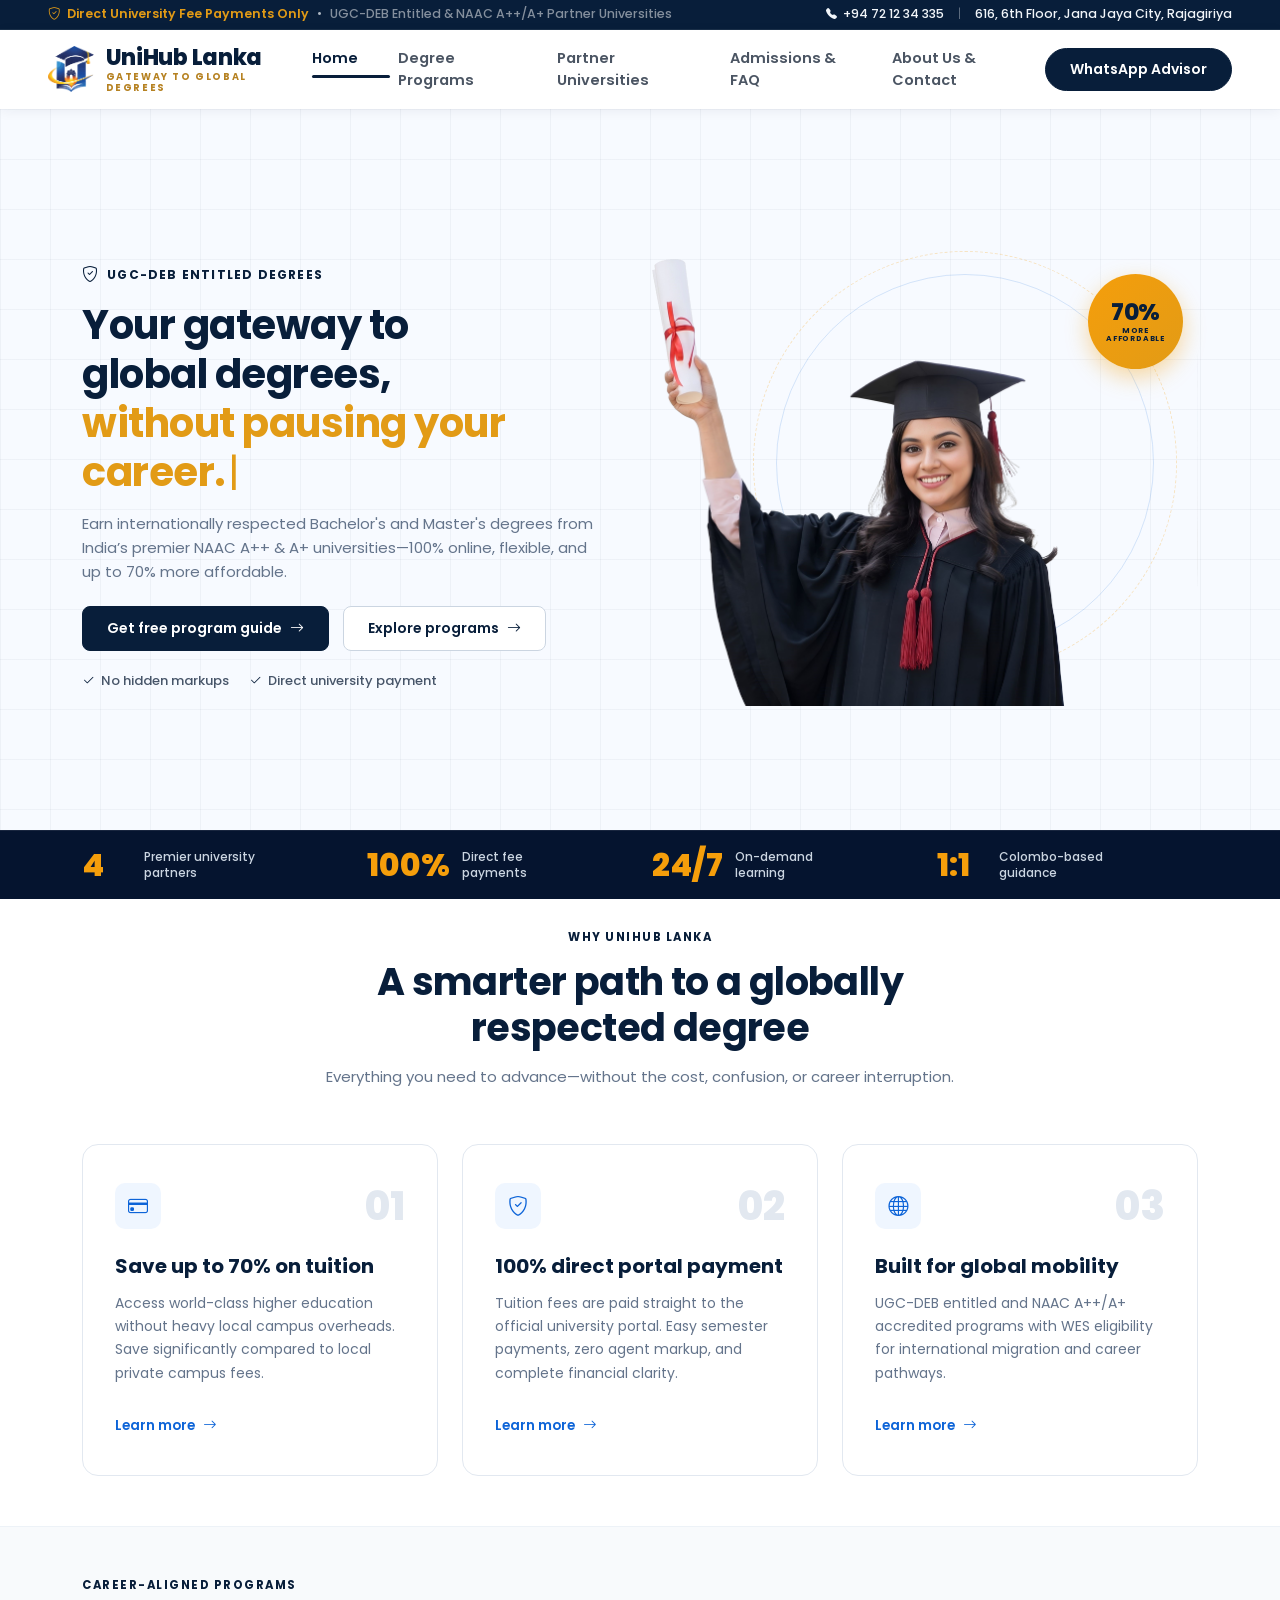
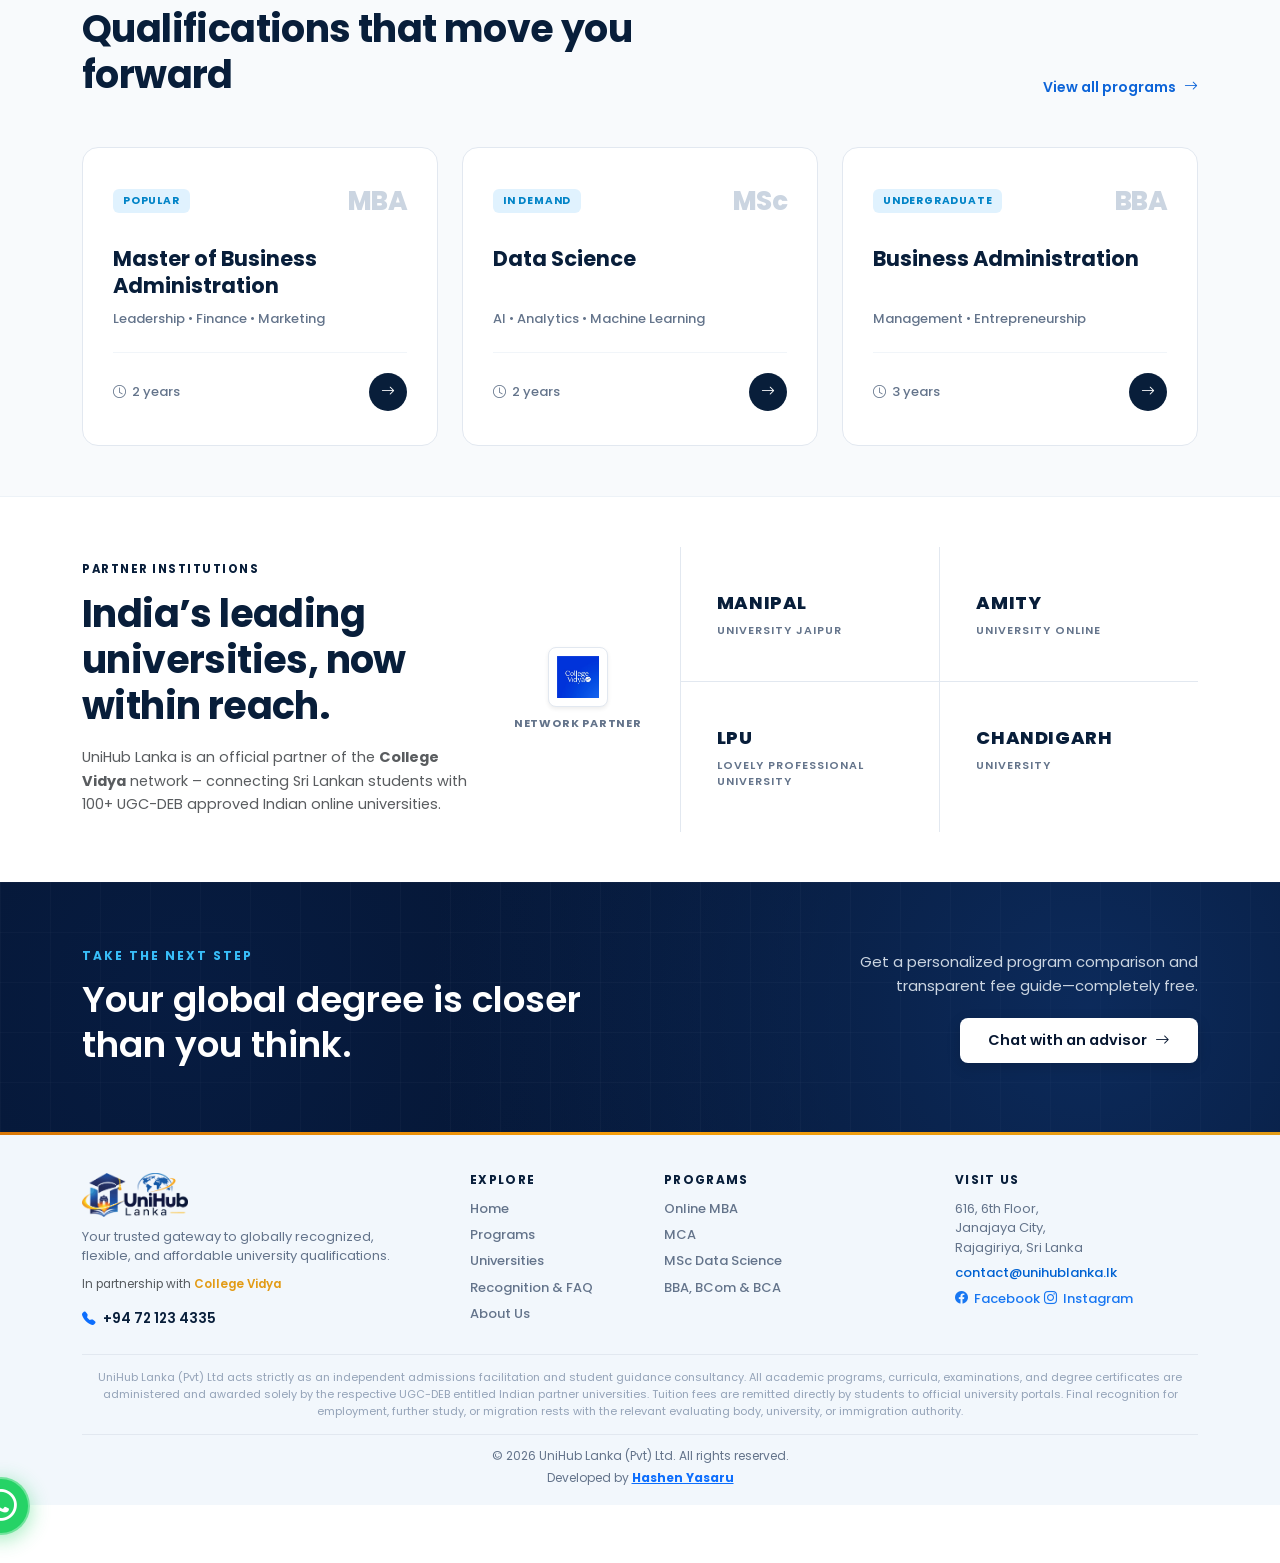
<file: index.html>
<!DOCTYPE html>
<html lang="en">

<head>
  <meta charset="UTF-8">
  <meta name="viewport" content="width=device-width, initial-scale=1.0">
  <title>UniHub Lanka - Gateway to Global Degrees</title>

  <!-- Google Fonts: Poppins -->
  <link rel="preconnect" href="https://fonts.googleapis.com">
  <link rel="preconnect" href="https://fonts.gstatic.com" crossorigin>
  <link href="https://fonts.googleapis.com/css2?family=Poppins:wght@400;500;600;700;800&display=swap" rel="stylesheet">

  <!-- Bootstrap 5 CSS -->
  <link href="https://cdn.jsdelivr.net/npm/bootstrap@5.3.3/dist/css/bootstrap.min.css" rel="stylesheet">

  <!-- Bootstrap Icons -->
  <link rel="stylesheet" href="https://cdn.jsdelivr.net/npm/bootstrap-icons@1.11.3/font/bootstrap-icons.min.css">

  <!-- Custom CSS -->
  <link rel="stylesheet" href="css/style.css">
  <!-- Animation System CSS -->
  <link rel="stylesheet" href="css/animations.css">
  <!-- JS-detection guard: runs before defer scripts so .js class is set instantly -->
  <script>document.documentElement.classList.add('js');</script>
</head>

<body>

  <!-- ===================================================
       TOP ANNOUNCEMENT BAR (Top Strip)
       =================================================== -->
  <header class="top-bar">
    <div class="container-fluid px-lg-5 px-3">
      <div class="d-flex flex-wrap justify-content-between align-items-center gap-2">

        <!-- Left: Trust Badges -->
        <div class="d-flex align-items-center flex-wrap">
          <span class="top-bar-badge">
            <i class="bi bi-shield-check"></i> Direct University Fee Payments Only
          </span>
          <span class="top-bar-divider-dot">•</span>
          <span class="text-white-50">UGC-DEB Entitled & NAAC A++/A+ Partner Universities</span>
        </div>

        <!-- Right: Contact & Location Info -->
        <div class="d-none d-md-flex align-items-center">
          <a href="tel:+94721234335" class="top-bar-info">
            <i class="bi bi-telephone-fill small"></i> +94 72 12 34 335
          </a>
          <span class="top-bar-sep">|</span>
          <span class="top-bar-info">
            616, 6th Floor, Jana Jaya City, Rajagiriya
          </span>
        </div>

      </div>
    </div>
  </header>

  <!-- ===================================================
       MAIN NAVIGATION BAR
       =================================================== -->
  <nav class="navbar navbar-expand-lg main-navbar">
    <div class="container-fluid px-lg-5 px-3">

      <!-- Logo & Brand Name -->
      <a class="brand-wrapper" href="index.html">
        <img src="assest/1.png" alt="UniHub Lanka Logo" class="brand-emblem">
        <div class="brand-text-group">
          <span class="brand-title">UniHub Lanka</span>
          <span class="brand-subtitle">GATEWAY TO GLOBAL DEGREES</span>
        </div>
      </a>

      <!-- Mobile Hamburger Toggler Button -->
      <button class="navbar-toggler border-0 shadow-none" type="button" data-bs-toggle="collapse"
        data-bs-target="#unihubNavbar" aria-controls="unihubNavbar" aria-expanded="false"
        aria-label="Toggle navigation">
        <i class="bi bi-list fs-1 text-dark"></i>
      </button>

      <!-- Nav Links & CTA -->
      <div class="collapse navbar-collapse" id="unihubNavbar">

        <!-- Navigation Links -->
        <ul class="navbar-nav mx-auto mb-2 mb-lg-0">
          <li class="nav-item">
            <a class="nav-link active" aria-current="page" href="index.html">Home</a>
          </li>
          <li class="nav-item">
            <a class="nav-link" href="programs.html">Degree Programs</a>
          </li>
          <li class="nav-item">
            <a class="nav-link" href="universities.html">Partner Universities</a>
          </li>
          <li class="nav-item">
            <a class="nav-link" href="admissions-faq.html">Admissions & FAQ</a>
          </li>
          <li class="nav-item">
            <a class="nav-link" href="about.html">About Us & Contact</a>
          </li>
        </ul>

        <!-- Right CTA Button -->
        <div class="nav-cta-wrapper d-flex align-items-center">
          <a href="https://wa.me/94721234335" target="_blank" rel="noopener noreferrer" class="btn-whatsapp-advisor">
            WhatsApp Advisor
          </a>
        </div>

      </div>

    </div>
  </nav>

  <!-- ===================================================
       HOMEPAGE HERO SECTION
       =================================================== -->
  <section class="home-hero-section">
    <div class="container hero-main-container">
      <div class="row align-items-center hero-row">

        <!-- Left Content Column -->
        <div class="col-lg-6 col-12 hero-content-col">
          <div class="hero-entitled-badge">
            <i class="bi bi-shield-check"></i> UGC-DEB ENTITLED DEGREES
          </div>
          <h1 class="home-hero-title">
            Your gateway to<br>
            global degrees,<br>
            <span class="typewriter-line"><span id="typewriterText" class="typewriter-dynamic">without pausing your
                career.</span><span class="typewriter-cursor">|</span></span>
          </h1>
          <p class="home-hero-subtext">
            Earn internationally respected Bachelor's and Master's degrees from India’s premier NAAC A++ & A+
            universities—100% online, flexible, and up to 70% more affordable.
          </p>
          <div class="home-hero-btns">
            <a href="https://wa.me/94721234335?text=Hello%20UniHub%20Lanka,%20I%20would%20like%20to%20get%20a%20free%20program%20guide."
              target="_blank" rel="noopener noreferrer" class="btn-hero-primary">
              Get free program guide <i class="bi bi-arrow-right"></i>
            </a>
            <a href="programs.html" class="btn-hero-secondary">
              Explore programs <i class="bi bi-arrow-right"></i>
            </a>
          </div>
          <div class="hero-trust-checks">
            <span><i class="bi bi-check2"></i> No hidden markups</span>
            <span><i class="bi bi-check2"></i> Direct university payment</span>
          </div>
        </div>

        <!-- Right Visual Column -->
        <div class="col-lg-6 col-12 hero-visual-col">
          <div class="home-hero-visual">
            <div class="hero-ring-back"></div>
            <div class="hero-floating-badge">
              <span class="floating-badge-percent">70%</span>
              <span class="floating-badge-label">MORE<br>AFFORDABLE</span>
            </div>
            <img src="assest/hero-graduate.png" alt="UniHub Lanka Graduate Student" class="hero-student-img">
          </div>
        </div>

      </div>
    </div>

    <!-- Bottom Dark Stats Strip -->
    <div class="hero-stats-strip">
      <div class="container">
        <div class="row g-4 align-items-center justify-content-between">
          <div class="col-6 col-lg-3 hero-stat-item">
            <div class="stat-number">4</div>
            <div class="stat-label">Premier university<br>partners</div>
          </div>
          <div class="col-6 col-lg-3 hero-stat-item">
            <div class="stat-number">100%</div>
            <div class="stat-label">Direct fee<br>payments</div>
          </div>
          <div class="col-6 col-lg-3 hero-stat-item">
            <div class="stat-number">24/7</div>
            <div class="stat-label">On-demand<br>learning</div>
          </div>
          <div class="col-6 col-lg-3 hero-stat-item">
            <div class="stat-number">1:1</div>
            <div class="stat-label">Colombo-based<br>guidance</div>
          </div>
        </div>
      </div>
    </div>
  </section>

  <!-- Section 2: Why UniHub Lanka -->
  <section class="home-why-section">
    <div class="container">
      <!-- Section Header -->
      <div class="text-center">
        <span class="home-section-tag" data-animate="fade-up">WHY UNIHUB LANKA</span>
        <h2 class="home-section-title" data-animate="fade-up">A smarter path to a globally<br class="d-none d-md-block"> respected degree</h2>
        <p class="home-section-subtitle" data-animate="fade-up">
          Everything you need to advance—without the cost, confusion, or career interruption.
        </p>
      </div>

      <!-- 3 Feature Cards -->
      <div class="row g-4" data-stagger>

        <!-- Card 01 -->
        <div class="col-lg-4 col-md-6" data-animate="fade-up">
          <div class="why-card">
            <div>
              <div class="why-card-top">
                <div class="why-icon-box">
                  <i class="bi bi-credit-card"></i>
                </div>
                <div class="why-watermark">01</div>
              </div>
              <h3 class="why-card-title">Save up to 70% on tuition</h3>
              <p class="why-card-text">
                Access world-class higher education without heavy local campus overheads. Save significantly compared to
                local private campus fees.
              </p>
            </div>
            <div>
              <a href="programs.html" class="why-card-link">
                Learn more <i class="bi bi-arrow-right"></i>
              </a>
            </div>
          </div>
        </div>

        <!-- Card 02 -->
        <div class="col-lg-4 col-md-6" data-animate="fade-up">
          <div class="why-card">
            <div>
              <div class="why-card-top">
                <div class="why-icon-box">
                  <i class="bi bi-shield-check"></i>
                </div>
                <div class="why-watermark">02</div>
              </div>
              <h3 class="why-card-title">100% direct portal payment</h3>
              <p class="why-card-text">
                Tuition fees are paid straight to the official university portal. Easy semester payments, zero agent
                markup, and complete financial clarity.
              </p>
            </div>
            <div>
              <a href="admissions-faq.html" class="why-card-link">
                Learn more <i class="bi bi-arrow-right"></i>
              </a>
            </div>
          </div>
        </div>

        <!-- Card 03 -->
        <div class="col-lg-4 col-md-6" data-animate="fade-up">
          <div class="why-card">
            <div>
              <div class="why-card-top">
                <div class="why-icon-box">
                  <i class="bi bi-globe"></i>
                </div>
                <div class="why-watermark">03</div>
              </div>
              <h3 class="why-card-title">Built for global mobility</h3>
              <p class="why-card-text">
                UGC-DEB entitled and NAAC A++/A+ accredited programs with WES eligibility for international migration
                and career pathways.
              </p>
            </div>
            <div>
              <a href="universities.html" class="why-card-link">
                Learn more <i class="bi bi-arrow-right"></i>
              </a>
            </div>
          </div>
        </div>

      </div>
    </div>
  </section>

  <!-- ===================================================
       SECTION 3: CAREER-ALIGNED PROGRAMS
       =================================================== -->
  <section class="home-programs-section">
    <div class="container">

      <!-- Section Header -->
      <div class="d-flex flex-column flex-md-row justify-content-between align-items-md-end gap-3 mb-5" data-animate="fade-up">
        <div>
          <span class="home-section-tag">CAREER-ALIGNED PROGRAMS</span>
          <h2 class="home-section-title mb-0">Qualifications that move you<br class="d-none d-md-block"> forward</h2>
        </div>
        <div>
          <a href="programs.html" class="home-programs-header-link">
            View all programs <i class="bi bi-arrow-right"></i>
          </a>
        </div>
      </div>

      <!-- 3 Program Cards -->
      <div class="row g-4" data-stagger>

        <!-- Program 1: MBA -->
        <div class="col-lg-4 col-md-6" data-animate="fade-up">
          <div class="home-program-card">
            <div>
              <div class="home-prog-top">
                <span class="home-prog-badge">POPULAR</span>
                <span class="home-prog-watermark">MBA</span>
              </div>
              <h3 class="home-prog-title">Master of Business Administration</h3>
              <p class="home-prog-subtitle">Leadership • Finance • Marketing</p>
            </div>
            <div class="home-prog-divider">
              <span class="home-prog-duration">
                <i class="bi bi-clock"></i> 2 years
              </span>
              <a href="programs.html" class="home-prog-arrow-btn" aria-label="Explore MBA">
                <i class="bi bi-arrow-right"></i>
              </a>
            </div>
          </div>
        </div>

        <!-- Program 2: MSc Data Science -->
        <div class="col-lg-4 col-md-6" data-animate="fade-up">
          <div class="home-program-card">
            <div>
              <div class="home-prog-top">
                <span class="home-prog-badge">IN DEMAND</span>
                <span class="home-prog-watermark">MSc</span>
              </div>
              <h3 class="home-prog-title">Data Science</h3>
              <p class="home-prog-subtitle">AI • Analytics • Machine Learning</p>
            </div>
            <div class="home-prog-divider">
              <span class="home-prog-duration">
                <i class="bi bi-clock"></i> 2 years
              </span>
              <a href="programs.html" class="home-prog-arrow-btn" aria-label="Explore Data Science">
                <i class="bi bi-arrow-right"></i>
              </a>
            </div>
          </div>
        </div>

        <!-- Program 3: BBA -->
        <div class="col-lg-4 col-md-6" data-animate="fade-up">
          <div class="home-program-card">
            <div>
              <div class="home-prog-top">
                <span class="home-prog-badge">UNDERGRADUATE</span>
                <span class="home-prog-watermark">BBA</span>
              </div>
              <h3 class="home-prog-title">Business Administration</h3>
              <p class="home-prog-subtitle">Management • Entrepreneurship</p>
            </div>
            <div class="home-prog-divider">
              <span class="home-prog-duration">
                <i class="bi bi-clock"></i> 3 years
              </span>
              <a href="programs.html" class="home-prog-arrow-btn" aria-label="Explore Business Administration">
                <i class="bi bi-arrow-right"></i>
              </a>
            </div>
          </div>
        </div>

      </div>
    </div>
  </section>

  <!-- ===================================================
       FINAL SECTION: PARTNER INSTITUTIONS
       =================================================== -->
  <section class="home-partners-section">
    <div class="container">
      <div class="home-partners-wrapper">

        <!-- Left Heading Column -->
        <div class="home-partners-text">
          <span class="home-section-tag">PARTNER INSTITUTIONS</span>
          <h2 class="home-section-title">India’s leading universities, now within reach.</h2>
          <p class="text-muted mt-3 mb-0" style="font-size: 14.5px; line-height: 1.65;">
            UniHub Lanka is an official partner of the <strong>College Vidya</strong> network – connecting Sri Lankan
            students with 100+ UGC-DEB approved Indian online universities.
          </p>
        </div>

        <!-- Center Partner Badge -->
        <div class="home-partners-badge">
          <a href="https://collegevidya.in/partner-online-courses/?source_campaign=Influencer&campaign_name=INF8800&ad_group_name=email&ads_name=3286&partner_type=LOM&gad_source=1"
            target="_blank" rel="noopener noreferrer" class="d-inline-block p-2 bg-white rounded-3 shadow-sm"
            style="border: 1px solid #E2E8F0; box-shadow: 0 4px 16px rgba(15, 23, 42, 0.08); transition: transform 0.2s ease;">
            <img src="assest/collage-vidya.png" alt="College Vidya – Partner Network"
              style="height: 42px; width: auto; object-fit: contain; display: block;">
          </a>
          <span class="fw-bold mt-2 text-uppercase text-nowrap"
            style="font-size: 11px; letter-spacing: 0.8px; color: #64748B;">Network Partner</span>
        </div>

        <!-- Right 2x2 University Grid -->
        <div class="home-partners-grid" data-animate="slide-right">
          <div class="partner-grid-box">

            <!-- Manipal -->
            <a href="universities.html" class="partner-grid-cell">
              <div class="partner-grid-name">MANIPAL</div>
              <p class="partner-grid-sub">UNIVERSITY JAIPUR</p>
            </a>

            <!-- Amity -->
            <a href="universities.html" class="partner-grid-cell">
              <div class="partner-grid-name">AMITY</div>
              <p class="partner-grid-sub">UNIVERSITY ONLINE</p>
            </a>

            <!-- LPU -->
            <a href="universities.html" class="partner-grid-cell">
              <div class="partner-grid-name">LPU</div>
              <p class="partner-grid-sub">LOVELY PROFESSIONAL UNIVERSITY</p>
            </a>

            <!-- Chandigarh -->
            <a href="universities.html" class="partner-grid-cell">
              <div class="partner-grid-name">CHANDIGARH</div>
              <p class="partner-grid-sub">UNIVERSITY</p>
            </a>

          </div>
        </div>

      </div>
    </div>
  </section>
  <section class="pre-footer-cta">
    <div class="container">
      <div class="row align-items-center justify-content-between g-4">

        <!-- Left Headline -->
        <div class="col-lg-6">
          <span class="cta-tagline">TAKE THE NEXT STEP</span>
          <h2 class="cta-heading">Your global degree is closer than you think.</h2>
        </div>

        <!-- Right Subtext & Button -->
        <div class="col-lg-5 col-xl-4 text-lg-end">
          <p class="cta-desc ms-lg-auto">Get a personalized program comparison and transparent fee guide—completely
            free.</p>
          <a href="https://wa.me/94721234335?text=Hello%20UniHub%20Lanka,%20I%20would%20like%20to%20chat%20with%20an%20advisor."
            target="_blank" rel="noopener noreferrer" class="btn-cta-white">
            Chat with an advisor <i class="bi bi-arrow-right"></i>
          </a>
        </div>

      </div>
    </div>
  </section>

  <!-- Gold Thin Accent Line -->
  <div class="gold-stripe-divider"></div>

  <!-- ===================================================
       GLOBAL SITE FOOTER
       =================================================== -->
  <footer class="site-footer" id="about-contact">
    <div class="container">

      <!-- Top 4 Columns Grid -->
      <div class="row g-4 g-lg-5 justify-content-between">

        <!-- Column 1: Brand & Contact -->
        <div class="col-lg-4 col-md-6">
          <a href="index.html" class="d-inline-block">
            <img src="assest/unihub.png" alt="UniHub Lanka Logo" class="footer-logo">
          </a>
          <p class="footer-brand-desc">
            Your trusted gateway to globally recognized, flexible, and affordable university qualifications.
          </p>
          <p class="small text-muted mt-2 mb-3">
            In partnership with <a
              href="https://collegevidya.in/partner-online-courses/?source_campaign=Influencer&campaign_name=INF8800&ad_group_name=email&ads_name=3286&partner_type=LOM&gad_source=1"
              target="_blank" rel="noopener noreferrer" class="text-decoration-none fw-semibold"
              style="color: var(--accent-gold);">College Vidya</a>
          </p>
          <div>
            <a href="tel:+94721234335" class="footer-contact-item">
              <i class="bi bi-telephone-fill text-primary"></i> +94 72 123 4335
            </a>
          </div>
        </div>

        <!-- Column 2: Explore -->
        <div class="col-lg-2 col-md-6 col-6">
          <h4 class="footer-widget-title">EXPLORE</h4>
          <ul class="footer-links-list">
            <li><a href="index.html">Home</a></li>
            <li><a href="programs.html">Programs</a></li>
            <li><a href="universities.html">Universities</a></li>
            <li><a href="admissions-faq.html">Recognition & FAQ</a></li>
            <li><a href="about.html">About Us</a></li>
          </ul>
        </div>

        <!-- Column 3: Programs -->
        <div class="col-lg-3 col-md-6 col-6">
          <h4 class="footer-widget-title">PROGRAMS</h4>
          <ul class="footer-links-list">
            <li><a href="programs.html#degreeTabs">Online MBA</a></li>
            <li><a href="programs.html#degreeTabs">MCA</a></li>
            <li><a href="programs.html#degreeTabs">MSc Data Science</a></li>
            <li><a href="programs.html#degreeTabs">BBA, BCom & BCA</a></li>
          </ul>
        </div>

        <!-- Column 4: Visit Us -->
        <div class="col-lg-3 col-md-6">
          <h4 class="footer-widget-title">VISIT US</h4>
          <div class="footer-address">
            616, 6th Floor,<br>
            Janajaya City,<br>
            Rajagiriya, Sri Lanka
          </div>
          <a href="mailto:contact@unihublanka.lk" class="footer-email">
            contact@unihublanka.lk
          </a>
          <div>
            <a href="https://www.facebook.com/p/UniHub-Lanka-61596291643343/" target="_blank" rel="noopener noreferrer"
              class="footer-fb-link">
              <i class="bi bi-facebook"></i> Facebook
            </a>
            <a href="https://www.instagram.com/unihub_lanka?fqnt=M2hlaXMzdmpxa2N1" target="_blank"
              rel="noopener noreferrer" class="footer-fb-link">
              <i class="bi bi-instagram"></i> Instagram
            </a>
          </div>
        </div>

      </div>

      <!-- Mandatory Disclosure Text -->
      <div class="footer-disclosure">
        <p class="footer-disclosure-text" align="center">
          UniHub Lanka (Pvt) Ltd acts strictly as an independent admissions facilitation and student guidance
          consultancy. All academic programs, curricula, examinations, and degree certificates are administered and
          awarded solely by the respective UGC-DEB entitled Indian partner universities. Tuition fees are remitted
          directly by students to official university portals. Final recognition for employment, further study, or
          migration rests with the relevant evaluating body, university, or immigration authority.
        </p>
      </div>

      <!-- Bottom Credits Bar -->
      <div class="footer-bottom-bar">
        <div class="mb-1">© 2026 UniHub Lanka (Pvt) Ltd. All rights reserved.</div>
        <div>Developed by <span class="developer-credit"><a href="https://www.linkedin.com/in/hashen-yasaru/ ">Hashen
              Yasaru</a></span></div>
      </div>

    </div>
  </footer>

  <!-- ===================================================
       FLOATING WHATSAPP BUTTON (On all pages)
       =================================================== -->
  <a href="https://wa.me/94721234335" target="_blank" rel="noopener noreferrer" class="floating-whatsapp"
    aria-label="Chat on WhatsApp">
    <i class="bi bi-whatsapp"></i>
  </a>

  <!-- Bootstrap 5 JS Bundle -->
  <script src="https://cdn.jsdelivr.net/npm/bootstrap@5.3.3/dist/js/bootstrap.bundle.min.js"></script>
  <!-- Animation Engine -->
  <script src="js/animations.js" defer></script>

  <!-- Typewriter Effect Script & Header Height Calculation -->
  <script>
    function updateHeaderHeight() {
      const topBar = document.querySelector('.top-bar');
      const navbar = document.querySelector('.main-navbar');
      const total = (topBar ? topBar.offsetHeight : 0) + (navbar ? navbar.offsetHeight : 0);
      if (total > 0) {
        document.documentElement.style.setProperty('--header-height', total + 'px');
      }
    }
    window.addEventListener('resize', updateHeaderHeight);
    window.addEventListener('load', updateHeaderHeight);
    document.addEventListener('DOMContentLoaded', updateHeaderHeight);

    document.addEventListener("DOMContentLoaded", function () {
      updateHeaderHeight();

      const phrases = [
        "without pausing your career.",
        "with direct university fees.",
        "with 100% online flexibility."
      ];
      const textColor = "#e29b16";

      const textElement = document.getElementById("typewriterText");
      if (!textElement) return;

      textElement.style.color = textColor;

      let phraseIndex = 0;
      let charIndex = phrases[0].length;
      let isDeleting = false;
      const typeSpeed = 65;
      const deleteSpeed = 30;
      const delayBetween = 2400;

      function type() {
        const currentText = phrases[phraseIndex];
        textElement.style.color = textColor;

        if (isDeleting) {
          textElement.textContent = currentText.substring(0, charIndex - 1);
          charIndex--;
        } else {
          textElement.textContent = currentText.substring(0, charIndex + 1);
          charIndex++;
        }

        let speed = isDeleting ? deleteSpeed : typeSpeed;

        if (!isDeleting && charIndex === currentText.length) {
          speed = delayBetween;
          isDeleting = true;
        } else if (isDeleting && charIndex === 0) {
          isDeleting = false;
          phraseIndex = (phraseIndex + 1) % phrases.length;
          speed = 350;
        }

        setTimeout(type, speed);
      }

      // Initial delay before first delete
      setTimeout(() => {
        isDeleting = true;
        type();
      }, delayBetween);
    });
  </script>
</body>

</html>
</file>
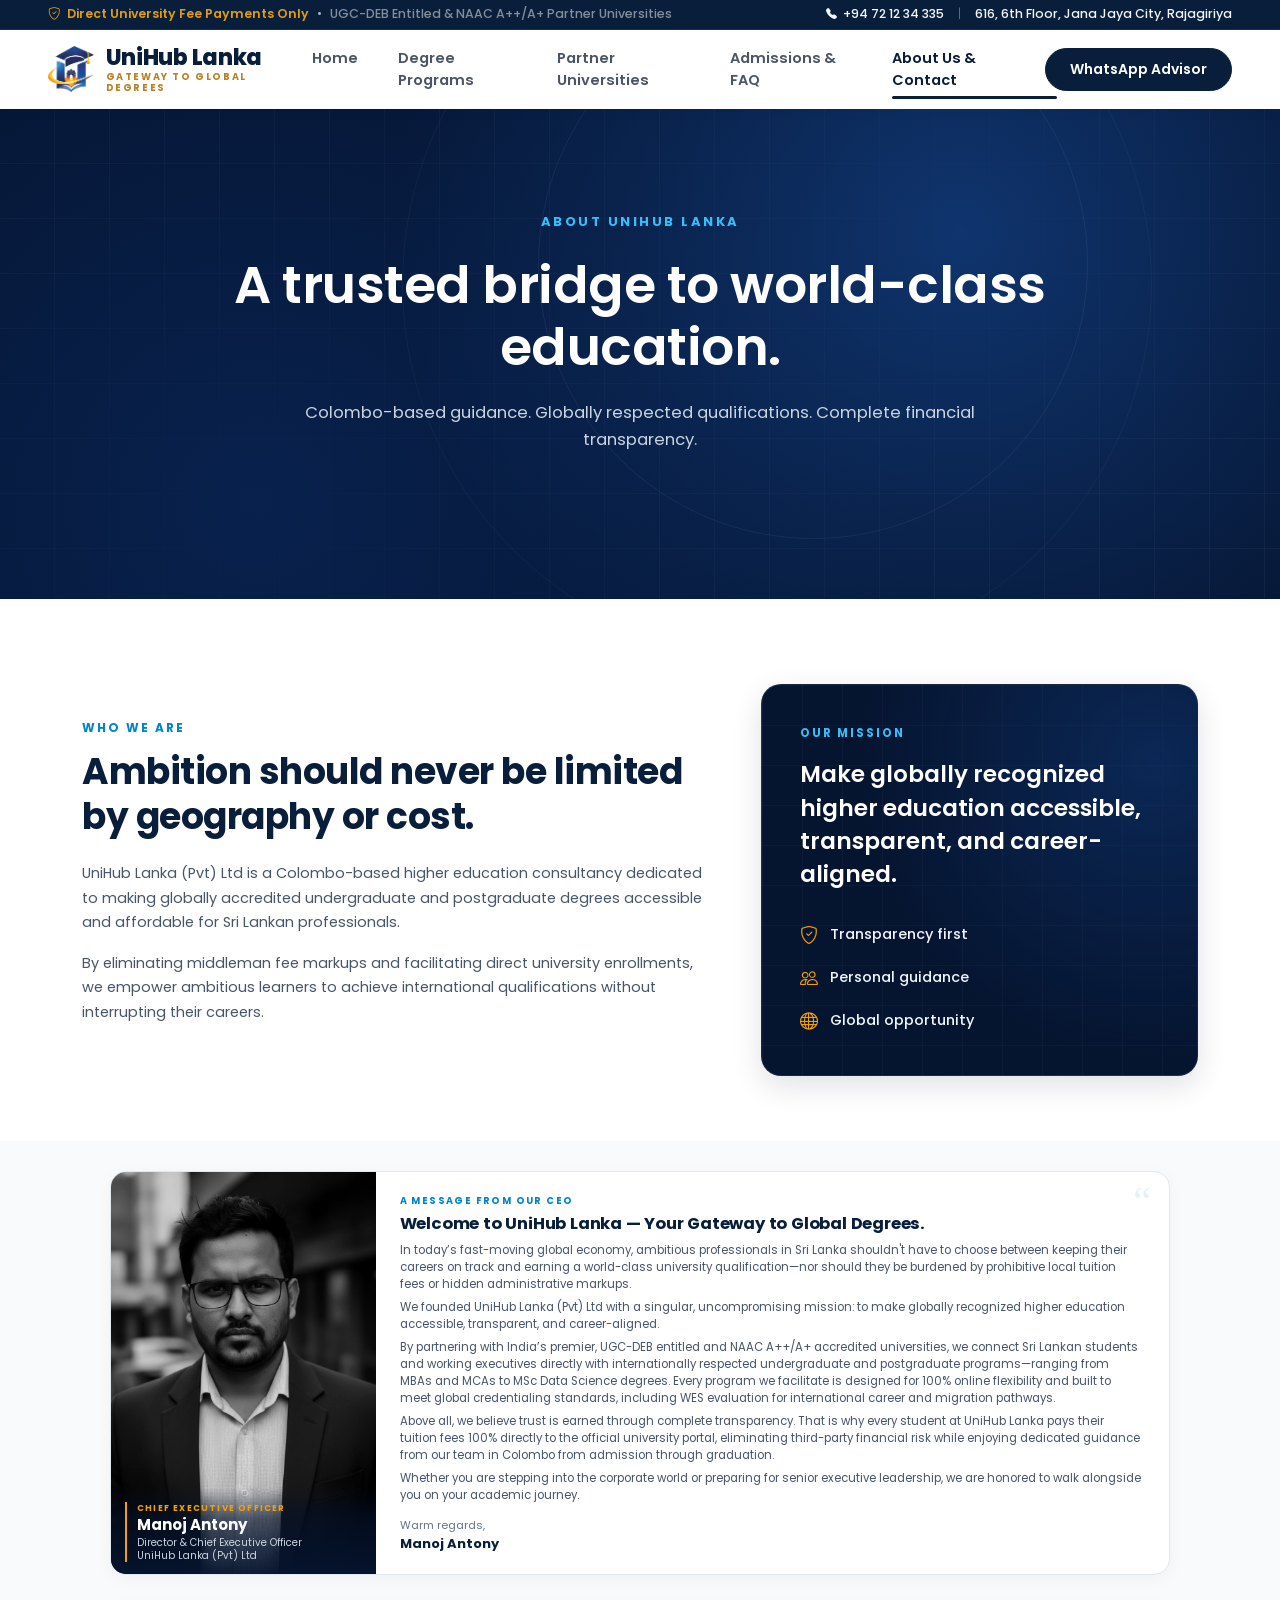
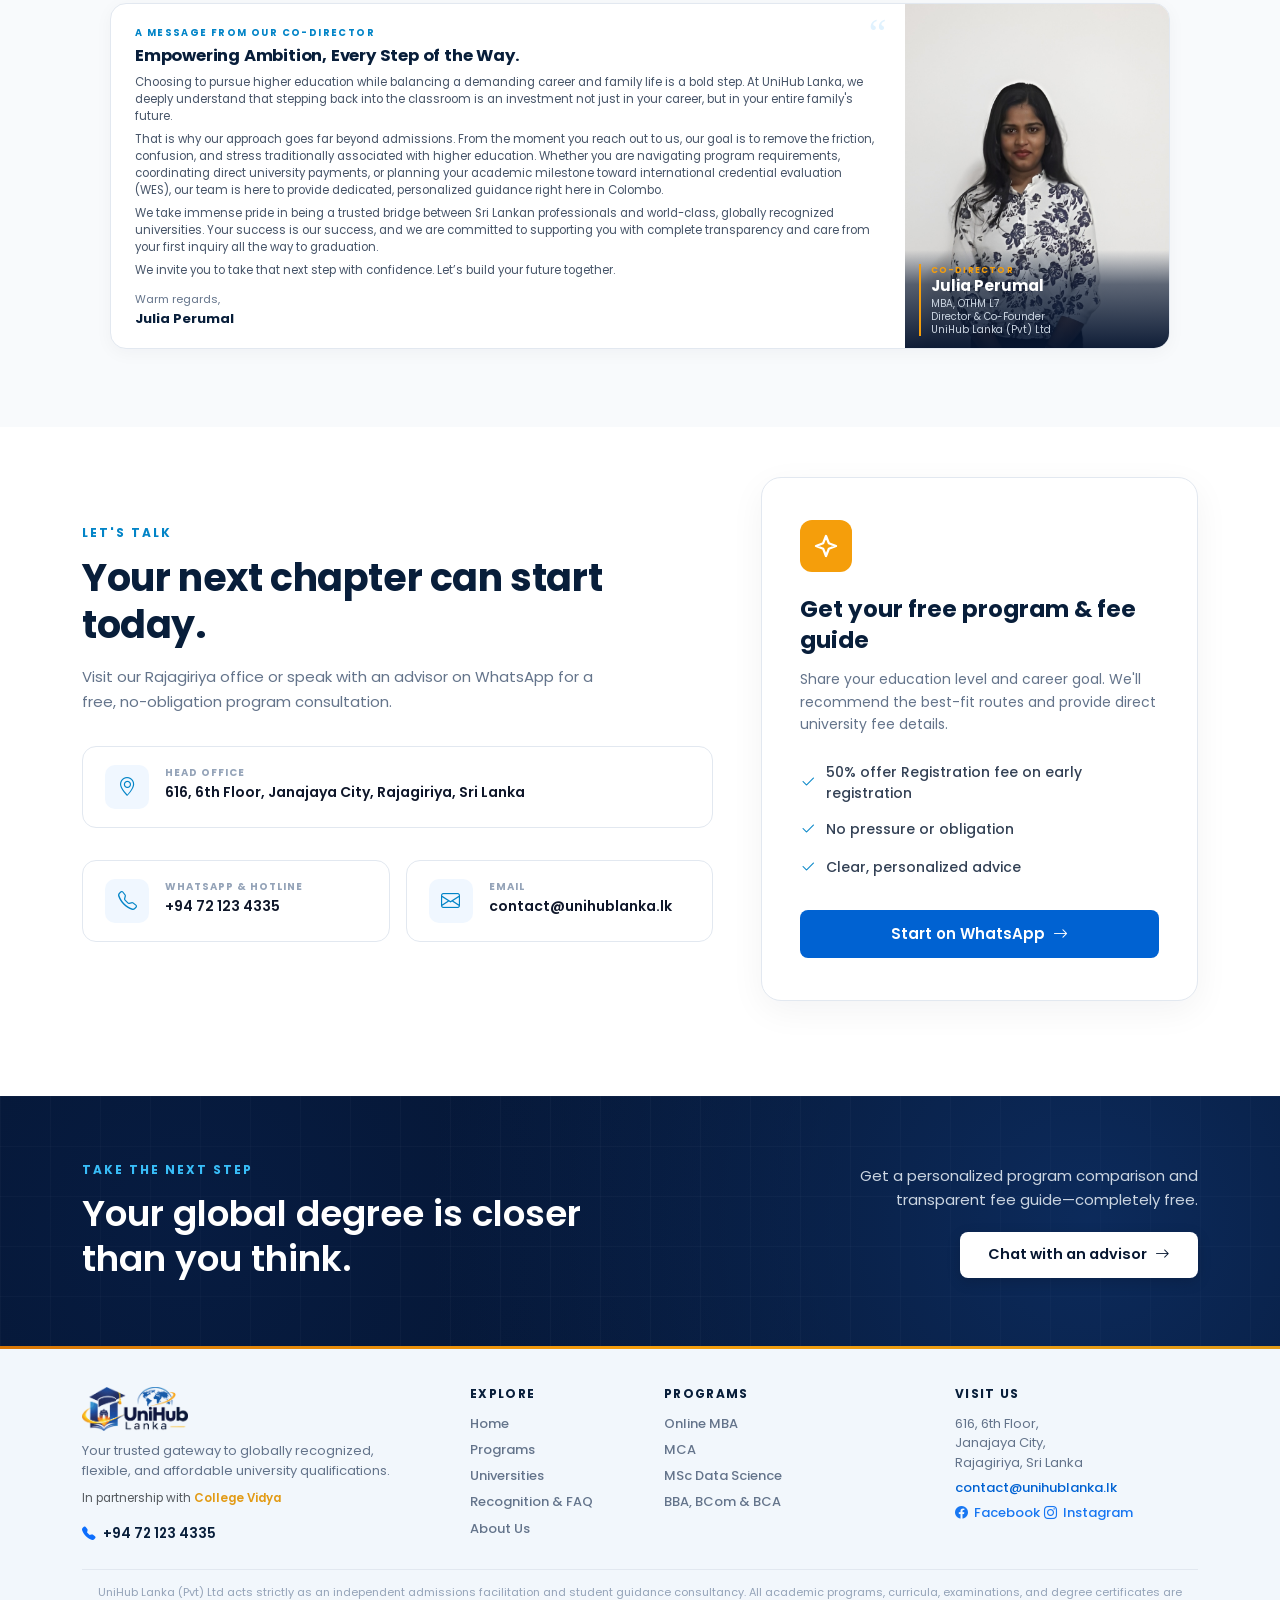
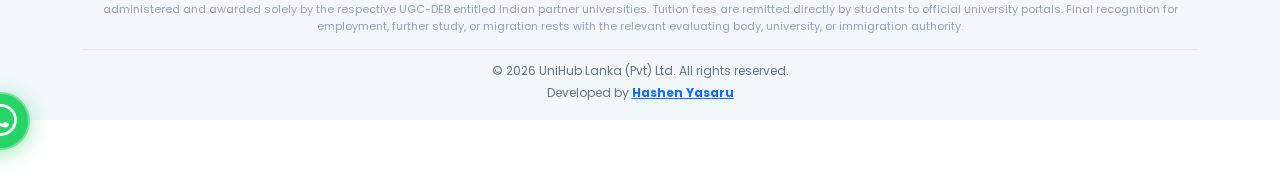
<file: about.html>
<!DOCTYPE html>
<html lang="en">

<head>
  <meta charset="UTF-8">
  <meta name="viewport" content="width=device-width, initial-scale=1.0">
  <title>About Us & Contact - UniHub Lanka</title>

  <!-- Google Fonts: Poppins -->
  <link rel="preconnect" href="https://fonts.googleapis.com">
  <link rel="preconnect" href="https://fonts.gstatic.com" crossorigin>
  <link href="https://fonts.googleapis.com/css2?family=Poppins:wght@400;500;600;700;800&display=swap" rel="stylesheet">

  <!-- Bootstrap 5 CSS -->
  <link href="https://cdn.jsdelivr.net/npm/bootstrap@5.3.3/dist/css/bootstrap.min.css" rel="stylesheet">

  <!-- Bootstrap Icons -->
  <link rel="stylesheet" href="https://cdn.jsdelivr.net/npm/bootstrap-icons@1.11.3/font/bootstrap-icons.min.css">

  <!-- Custom CSS -->
  <link rel="stylesheet" href="css/style.css">
  <!-- Animation System CSS -->
  <link rel="stylesheet" href="css/animations.css">
  <script>document.documentElement.classList.add('js');</script>
</head>

<body>

  <!-- ===================================================
       TOP ANNOUNCEMENT BAR (Top Strip)
       =================================================== -->
  <header class="top-bar">
    <div class="container-fluid px-lg-5 px-3">
      <div class="d-flex flex-wrap justify-content-between align-items-center gap-2">

        <!-- Left: Trust Badges -->
        <div class="d-flex align-items-center flex-wrap">
          <span class="top-bar-badge">
            <i class="bi bi-shield-check"></i> Direct University Fee Payments Only
          </span>
          <span class="top-bar-divider-dot">•</span>
          <span class="text-white-50">UGC-DEB Entitled & NAAC A++/A+ Partner Universities</span>
        </div>

        <!-- Right: Contact & Location Info -->
        <div class="d-none d-md-flex align-items-center">
          <a href="tel:+94721234335" class="top-bar-info">
            <i class="bi bi-telephone-fill small"></i> +94 72 12 34 335
          </a>
          <span class="top-bar-sep">|</span>
          <span class="top-bar-info">
            616, 6th Floor, Jana Jaya City, Rajagiriya
          </span>
        </div>

      </div>
    </div>
  </header>

  <!-- ===================================================
       MAIN NAVIGATION BAR
       =================================================== -->
  <nav class="navbar navbar-expand-lg main-navbar">
    <div class="container-fluid px-lg-5 px-3">

      <!-- Logo & Brand Name -->
      <a class="brand-wrapper" href="index.html">
        <img src="assest/1.png" alt="UniHub Lanka Logo" class="brand-emblem">
        <div class="brand-text-group">
          <span class="brand-title">UniHub Lanka</span>
          <span class="brand-subtitle">GATEWAY TO GLOBAL DEGREES</span>
        </div>
      </a>

      <!-- Mobile Hamburger Toggler Button -->
      <button class="navbar-toggler border-0 shadow-none" type="button" data-bs-toggle="collapse"
        data-bs-target="#unihubNavbar" aria-controls="unihubNavbar" aria-expanded="false"
        aria-label="Toggle navigation">
        <i class="bi bi-list fs-1 text-dark"></i>
      </button>

      <!-- Nav Links & CTA -->
      <div class="collapse navbar-collapse" id="unihubNavbar">

        <!-- Navigation Links -->
        <ul class="navbar-nav mx-auto mb-2 mb-lg-0">
          <li class="nav-item">
            <a class="nav-link" href="index.html">Home</a>
          </li>
          <li class="nav-item">
            <a class="nav-link" href="programs.html">Degree Programs</a>
          </li>
          <li class="nav-item">
            <a class="nav-link" href="universities.html">Partner Universities</a>
          </li>
          <li class="nav-item">
            <a class="nav-link" href="admissions-faq.html">Admissions & FAQ</a>
          </li>
          <li class="nav-item">
            <a class="nav-link active" aria-current="page" href="about.html">About Us & Contact</a>
          </li>
        </ul>

        <!-- Right CTA Button -->
        <div class="nav-cta-wrapper d-flex align-items-center">
          <a href="https://wa.me/94721234335" target="_blank" rel="noopener noreferrer" class="btn-whatsapp-advisor">
            WhatsApp Advisor
          </a>
        </div>

      </div>

    </div>
  </nav>

  <!-- ===================================================
       HERO BANNER SECTION
       =================================================== -->
  <section class="programs-hero">
    <div class="container position-relative" style="z-index: 2;">
      <span class="hero-tag">ABOUT UNIHUB LANKA</span>
      <h1 class="programs-hero-title">
        A trusted bridge to world-class<br class="d-none d-md-inline"> education.
      </h1>
      <p class="programs-hero-subtitle">
        Colombo-based guidance. Globally respected qualifications. Complete financial transparency.
      </p>
    </div>
  </section>

  <!-- ===================================================
       WHO WE ARE & OUR MISSION SECTION
       =================================================== -->
  <section class="about-intro-section">
    <div class="container">
      <div class="row g-4 g-lg-5 align-items-stretch">

        <!-- Left: Who We Are -->
        <div class="col-lg-7 d-flex flex-column justify-content-center">
          <span class="section-tag-blue">WHO WE ARE</span>
          <h2 class="about-intro-title">Ambition should never be limited by geography or cost.</h2>
          <p class="about-intro-desc">
            UniHub Lanka (Pvt) Ltd is a Colombo-based higher education consultancy dedicated to making globally
            accredited undergraduate and postgraduate degrees accessible and affordable for Sri Lankan professionals.
          </p>
          <p class="about-intro-desc">
            By eliminating middleman fee markups and facilitating direct university enrollments, we empower ambitious
            learners to achieve international qualifications without interrupting their careers.
          </p>
        </div>

        <!-- Right: Our Mission Card -->
        <div class="col-lg-5">
          <div class="mission-card">
            <span class="mission-tag">OUR MISSION</span>
            <h3 class="mission-statement">Make globally recognized higher education accessible, transparent, and
              career-aligned.</h3>

            <div class="mission-pillars">
              <div class="mission-pillar-item">
                <i class="bi bi-shield-check"></i>
                <span>Transparency first</span>
              </div>
              <div class="mission-pillar-item">
                <i class="bi bi-people"></i>
                <span>Personal guidance</span>
              </div>
              <div class="mission-pillar-item">
                <i class="bi bi-globe"></i>
                <span>Global opportunity</span>
              </div>
            </div>
          </div>
        </div>

      </div>
    </div>
  </section>

  <!-- ===================================================
       LEADERSHIP MESSAGES SECTION (CEO & CO-DIRECTOR)
       =================================================== -->
  <section class="leadership-section">
    <div class="container">

      <!-- 1. CEO MESSAGE CARD (Photo Left, Text Right) -->
      <div class="executive-card">
        <div class="row g-0 align-items-stretch">

          <!-- Photo Column -->
          <div class="col-lg-3 col-md-4">
            <div class="exec-photo-container ceo-grayscale">
              <img src="assest/Manoj Antony.jpeg" alt="Manoj Antony - Director & Chief Executive Officer">
              <div class="exec-photo-overlay">
                <div class="exec-badge-wrapper">
                  <div class="exec-title-label">CHIEF EXECUTIVE OFFICER</div>
                  <h4 class="exec-name">Manoj Antony</h4>
                  <div class="exec-subrole">Director & Chief Executive Officer<br>UniHub Lanka (Pvt) Ltd</div>
                </div>
              </div>
            </div>
          </div>

          <!-- Message Text Column -->
          <div class="col-lg-9 col-md-8">
            <div class="exec-message-box">
              <span class="exec-watermark-quote">“</span>
              <span class="exec-section-tag">A MESSAGE FROM OUR CEO</span>
              <h3 class="exec-headline">Welcome to UniHub Lanka — Your Gateway to Global Degrees.</h3>

              <p class="exec-body-text">
                In today’s fast-moving global economy, ambitious professionals in Sri Lanka shouldn't have to choose
                between keeping their careers on track and earning a world-class university qualification—nor should
                they be burdened by prohibitive local tuition fees or hidden administrative markups.
              </p>
              <p class="exec-body-text">
                We founded UniHub Lanka (Pvt) Ltd with a singular, uncompromising mission: to make globally recognized
                higher education accessible, transparent, and career-aligned.
              </p>
              <p class="exec-body-text">
                By partnering with India’s premier, UGC-DEB entitled and NAAC A++/A+ accredited universities, we connect
                Sri Lankan students and working executives directly with internationally respected undergraduate and
                postgraduate programs—ranging from MBAs and MCAs to MSc Data Science degrees. Every program we
                facilitate is designed for 100% online flexibility and built to meet global credentialing standards,
                including WES evaluation for international career and migration pathways.
              </p>
              <p class="exec-body-text">
                Above all, we believe trust is earned through complete transparency. That is why every student at UniHub
                Lanka pays their tuition fees 100% directly to the official university portal, eliminating third-party
                financial risk while enjoying dedicated guidance from our team in Colombo from admission through
                graduation.
              </p>
              <p class="exec-body-text">
                Whether you are stepping into the corporate world or preparing for senior executive leadership, we are
                honored to walk alongside you on your academic journey.
              </p>

              <div class="exec-signoff">
                <div class="exec-signoff-regards">Warm regards,</div>
                <div class="exec-signoff-name">Manoj Antony</div>
              </div>

            </div>
          </div>

        </div>
      </div>

      <!-- 2. CO-DIRECTOR MESSAGE CARD (Text Left, Photo Right - Mirrored) -->
      <div class="executive-card">
        <div class="row g-0 align-items-stretch flex-column-reverse flex-md-row">

          <!-- Message Text Column -->
          <div class="col-lg-9 col-md-8">
            <div class="exec-message-box">
              <span class="exec-watermark-quote">“</span>
              <span class="exec-section-tag">A MESSAGE FROM OUR CO-DIRECTOR</span>
              <h3 class="exec-headline">Empowering Ambition, Every Step of the Way.</h3>

              <p class="exec-body-text">
                Choosing to pursue higher education while balancing a demanding career and family life is a bold step.
                At UniHub Lanka, we deeply understand that stepping back into the classroom is an investment not just in
                your career, but in your entire family's future.
              </p>
              <p class="exec-body-text">
                That is why our approach goes far beyond admissions. From the moment you reach out to us, our goal is to
                remove the friction, confusion, and stress traditionally associated with higher education. Whether you
                are navigating program requirements, coordinating direct university payments, or planning your academic
                milestone toward international credential evaluation (WES), our team is here to provide dedicated,
                personalized guidance right here in Colombo.
              </p>
              <p class="exec-body-text">
                We take immense pride in being a trusted bridge between Sri Lankan professionals and world-class,
                globally recognized universities. Your success is our success, and we are committed to supporting you
                with complete transparency and care from your first inquiry all the way to graduation.
              </p>
              <p class="exec-body-text">
                We invite you to take that next step with confidence. Let’s build your future together.
              </p>

              <div class="exec-signoff">
                <div class="exec-signoff-regards">Warm regards,</div>
                <div class="exec-signoff-name">Julia Perumal</div>
              </div>

            </div>
          </div>

          <!-- Photo Column -->
          <div class="col-lg-3 col-md-4">
            <div class="exec-photo-container">
              <img src="assest/Julia Roshney Roy Perumal (MBA, OTHM L7).jpg"
                alt="Julia Perumal - Director & Co-Founder">
              <div class="exec-photo-overlay">
                <div class="exec-badge-wrapper">
                  <div class="exec-title-label">CO-DIRECTOR</div>
                  <h4 class="exec-name">Julia Perumal</h4>
                  <div class="exec-subrole">MBA, OTHM L7<br>Director & Co-Founder<br>UniHub Lanka (Pvt) Ltd</div>
                </div>
              </div>
            </div>
          </div>

        </div>
      </div>

    </div>
  </section>

  <!-- ===================================================
       CONTACT & CONSULTATION SECTION ("LET'S TALK")
       =================================================== -->
  <section class="contact-main-section" id="contact">
    <div class="container">
      <div class="row g-4 g-lg-5 align-items-center">

        <!-- Left: Contact Details -->
        <div class="col-lg-7">
          <span class="section-tag-blue">LET'S TALK</span>
          <h2 class="contact-headline">Your next chapter can start today.</h2>
          <p class="contact-sub-text">
            Visit our Rajagiriya office or speak with an advisor on WhatsApp for a free, no-obligation program
            consultation.
          </p>

          <!-- Contact Cards Grid -->
          <div class="row g-3">
            <div class="col-12">
              <div class="contact-card-box">
                <div class="contact-icon-square">
                  <i class="bi bi-geo-alt"></i>
                </div>
                <div>
                  <div class="contact-card-label">HEAD OFFICE</div>
                  <div class="contact-card-val">616, 6th Floor, Janajaya City, Rajagiriya, Sri Lanka</div>
                </div>
              </div>
            </div>

            <div class="col-md-6 col-12">
              <div class="contact-card-box">
                <div class="contact-icon-square">
                  <i class="bi bi-telephone"></i>
                </div>
                <div>
                  <div class="contact-card-label">WHATSAPP & HOTLINE</div>
                  <div class="contact-card-val">
                    <a href="tel:+94721234335">+94 72 123 4335</a>
                  </div>
                </div>
              </div>
            </div>

            <div class="col-md-6 col-12">
              <div class="contact-card-box">
                <div class="contact-icon-square">
                  <i class="bi bi-envelope"></i>
                </div>
                <div>
                  <div class="contact-card-label">EMAIL</div>
                  <div class="contact-card-val">
                    <a href="mailto:contact@unihublanka.lk">contact@unihublanka.lk</a>
                  </div>
                </div>
              </div>
            </div>
          </div>

        </div>

        <!-- Right: Consultation Form Card -->
        <div class="col-lg-5">
          <div class="consultation-form-card">

            <div class="consult-icon-badge">
              <svg width="24" height="24" viewBox="0 0 24 24" fill="none" stroke="currentColor" stroke-width="2.3"
                stroke-linecap="round" stroke-linejoin="round">
                <path d="M12 2L14.8 9.2L22 12L14.8 14.8L12 22L9.2 14.8L2 12L9.2 9.2L12 2Z"></path>
              </svg>
            </div>

            <h3 class="consult-title">Get your free program & fee guide</h3>
            <p class="consult-desc">
              Share your education level and career goal. We'll recommend the best-fit routes and provide direct
              university fee details.
            </p>

            <ul class="consult-features-list">
              <li>
                <i class="bi bi-check2"></i>
                <span>50% offer Registration fee on early registration</span>
              </li>
              <li>
                <i class="bi bi-check2"></i>
                <span>No pressure or obligation</span>
              </li>
              <li>
                <i class="bi bi-check2"></i>
                <span>Clear, personalized advice</span>
              </li>
            </ul>

            <a href="https://wa.me/94721234335?text=Hello%20UniHub%20Lanka,%20I%20would%20like%20to%20get%20a%20free%20program%20and%20fee%20guide."
              target="_blank" rel="noopener noreferrer" class="btn-consult-whatsapp">
              Start on WhatsApp <i class="bi bi-arrow-right"></i>
            </a>

          </div>
        </div>

      </div>
    </div>
  </section>

  <!-- ===================================================
       PRE-FOOTER CTA STRIP
       =================================================== -->
  <section class="pre-footer-cta">
    <div class="container">
      <div class="row align-items-center justify-content-between g-4">

        <!-- Left Headline -->
        <div class="col-lg-6">
          <span class="cta-tagline">TAKE THE NEXT STEP</span>
          <h2 class="cta-heading">Your global degree is closer than you think.</h2>
        </div>

        <!-- Right Subtext & Button -->
        <div class="col-lg-5 col-xl-4 text-lg-end">
          <p class="cta-desc ms-lg-auto">Get a personalized program comparison and transparent fee guide—completely
            free.</p>
          <a href="https://wa.me/94721234335?text=Hello%20UniHub%20Lanka,%20I%20would%20like%20to%20chat%20with%20an%20advisor."
            target="_blank" rel="noopener noreferrer" class="btn-cta-white">
            Chat with an advisor <i class="bi bi-arrow-right"></i>
          </a>
        </div>

      </div>
    </div>
  </section>

  <!-- Gold Thin Accent Line -->
  <div class="gold-stripe-divider"></div>

  <!-- ===================================================
       GLOBAL SITE FOOTER
       =================================================== -->
  <footer class="site-footer">
    <div class="container">

      <!-- Top 4 Columns Grid -->
      <div class="row g-4 g-lg-5 justify-content-between">

        <!-- Column 1: Brand & Contact -->
        <div class="col-lg-4 col-md-6">
          <a href="index.html" class="d-inline-block">
            <img src="assest/unihub.png" alt="UniHub Lanka Logo" class="footer-logo">
          </a>
          <p class="footer-brand-desc">
            Your trusted gateway to globally recognized, flexible, and affordable university qualifications.
          </p>
          <p class="small text-muted mt-2 mb-3">
            In partnership with <a href="https://collegevidya.in/partner-online-courses/?source_campaign=Influencer&campaign_name=INF8800&ad_group_name=email&ads_name=3286&partner_type=LOM&gad_source=1" target="_blank" rel="noopener noreferrer" class="text-decoration-none fw-semibold" style="color: var(--accent-gold);">College Vidya</a>
          </p>
          <div>
            <a href="tel:+94721234335" class="footer-contact-item">
              <i class="bi bi-telephone-fill text-primary"></i> +94 72 123 4335
            </a>
          </div>
        </div>

        <!-- Column 2: Explore -->
        <div class="col-lg-2 col-md-6 col-6">
          <h4 class="footer-widget-title">EXPLORE</h4>
          <ul class="footer-links-list">
            <li><a href="index.html">Home</a></li>
            <li><a href="programs.html">Programs</a></li>
            <li><a href="universities.html">Universities</a></li>
            <li><a href="admissions-faq.html">Recognition & FAQ</a></li>
            <li><a href="about.html">About Us</a></li>
          </ul>
        </div>

        <!-- Column 3: Programs -->
        <div class="col-lg-3 col-md-6 col-6">
          <h4 class="footer-widget-title">PROGRAMS</h4>
          <ul class="footer-links-list">
            <li><a href="programs.html#degreeTabs">Online MBA</a></li>
            <li><a href="programs.html#degreeTabs">MCA</a></li>
            <li><a href="programs.html#degreeTabs">MSc Data Science</a></li>
            <li><a href="programs.html#degreeTabs">BBA, BCom & BCA</a></li>
          </ul>
        </div>

        <!-- Column 4: Visit Us -->
        <div class="col-lg-3 col-md-6">
          <h4 class="footer-widget-title">VISIT US</h4>
          <div class="footer-address">
            616, 6th Floor,<br>
            Janajaya City,<br>
            Rajagiriya, Sri Lanka
          </div>
          <a href="mailto:contact@unihublanka.lk" class="footer-email">
            contact@unihublanka.lk
          </a>
          <div>
            <a href="https://www.facebook.com/p/UniHub-Lanka-61596291643343/" target="_blank" rel="noopener noreferrer"
              class="footer-fb-link">
              <i class="bi bi-facebook"></i> Facebook
            </a>
            <a href="https://www.instagram.com/unihub_lanka?fqnt=M2hlaXMzdmpxa2N1" target="_blank"
              rel="noopener noreferrer" class="footer-fb-link">
              <i class="bi bi-instagram"></i> Instagram
            </a>
          </div>
        </div>

      </div>

      <!-- Mandatory Disclosure Text -->
      <div class="footer-disclosure">
        <p class="footer-disclosure-text" align="center">
          UniHub Lanka (Pvt) Ltd acts strictly as an independent admissions facilitation and student guidance
          consultancy. All academic programs, curricula, examinations, and degree certificates are administered and
          awarded solely by the respective UGC-DEB entitled Indian partner universities. Tuition fees are remitted
          directly by students to official university portals. Final recognition for employment, further study, or
          migration rests with the relevant evaluating body, university, or immigration authority.
        </p>
      </div>

      <!-- Bottom Credits Bar -->
      <div class="footer-bottom-bar">
        <div class="mb-1">© 2026 UniHub Lanka (Pvt) Ltd. All rights reserved.</div>
        <div>Developed by <span class="developer-credit"><a href="https://www.linkedin.com/in/hashen-yasaru/ ">Hashen
              Yasaru</a></span></div>
      </div>

    </div>
  </footer>

  <!-- ===================================================
       FLOATING WHATSAPP BUTTON (On all pages)
       =================================================== -->
  <a href="https://wa.me/94721234335" target="_blank" rel="noopener noreferrer" class="floating-whatsapp"
    aria-label="Chat on WhatsApp">
    <i class="bi bi-whatsapp"></i>
  </a>

  <!-- Bootstrap 5 JS Bundle -->
  <script src="https://cdn.jsdelivr.net/npm/bootstrap@5.3.3/dist/js/bootstrap.bundle.min.js"></script>
  <!-- Animation Engine -->
  <script src="js/animations.js" defer></script>
</body>

</html>
</file>
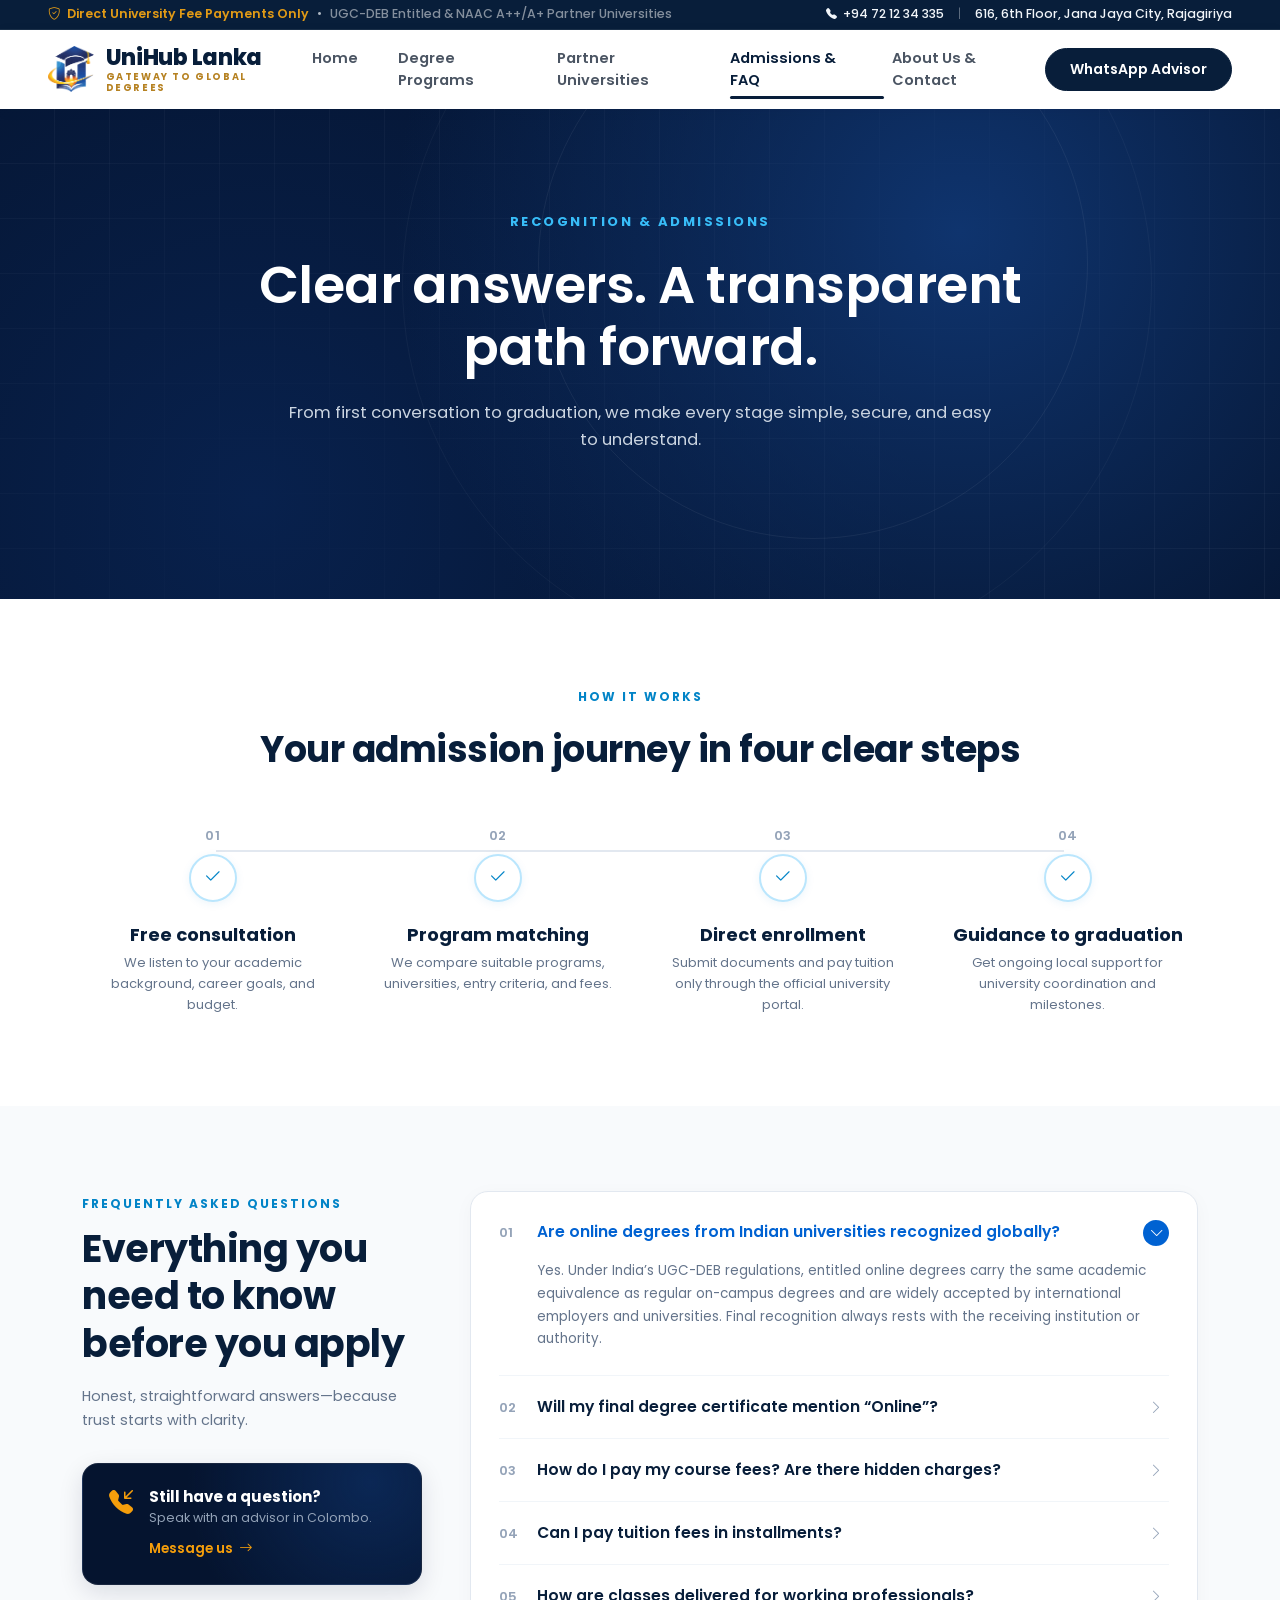
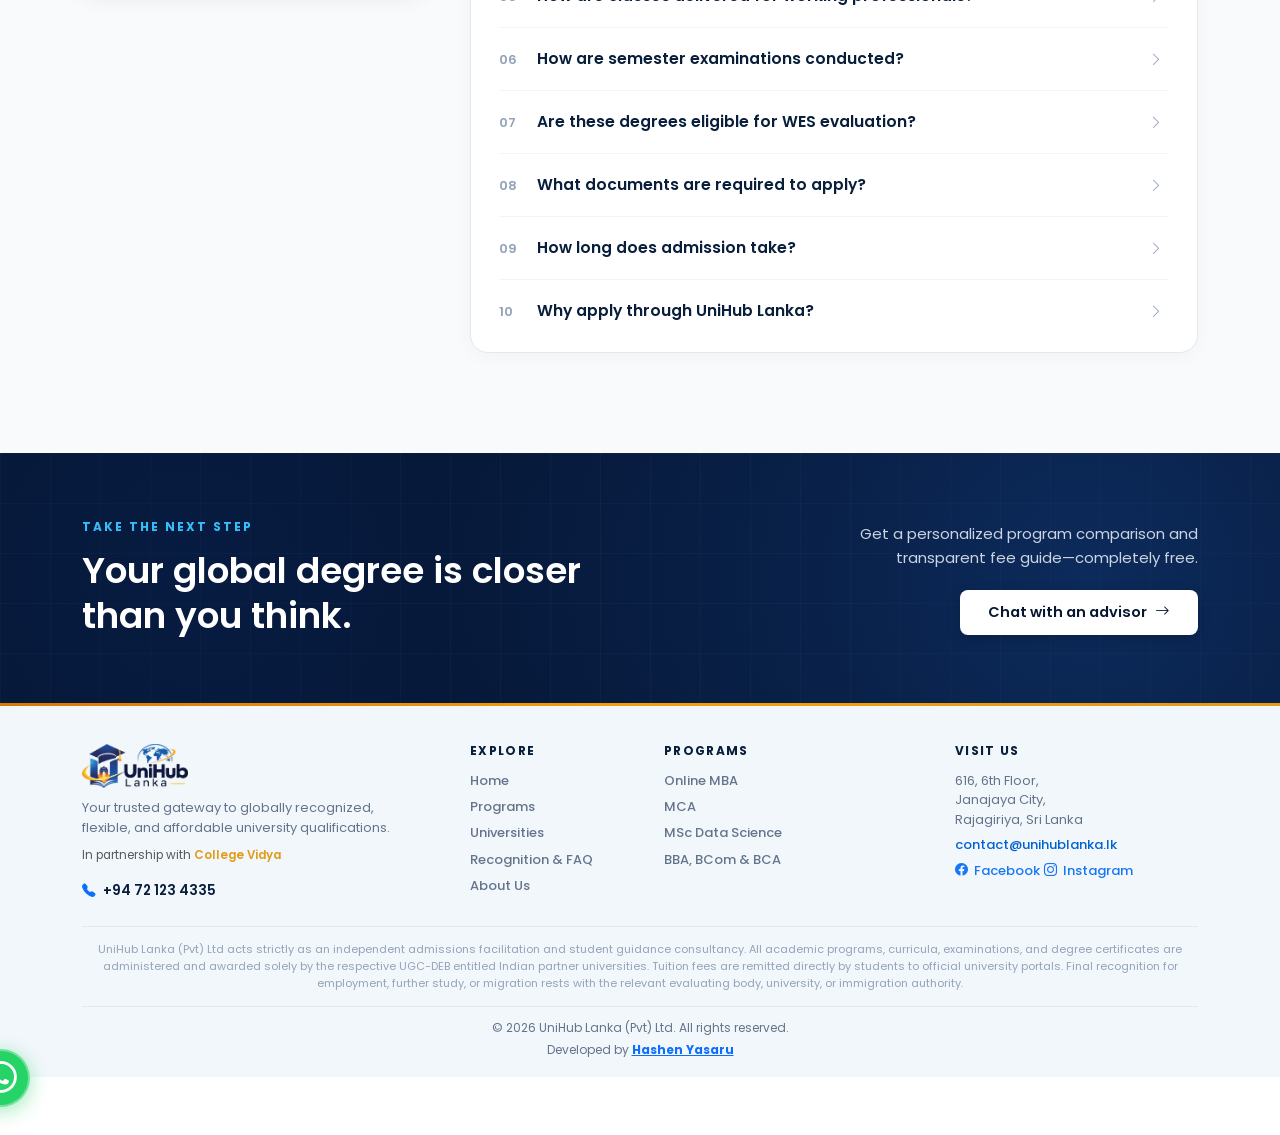
<file: admissions-faq.html>
<!DOCTYPE html>
<html lang="en">

<head>
  <meta charset="UTF-8">
  <meta name="viewport" content="width=device-width, initial-scale=1.0">
  <title>Admissions & FAQ - UniHub Lanka</title>

  <!-- Google Fonts: Poppins -->
  <link rel="preconnect" href="https://fonts.googleapis.com">
  <link rel="preconnect" href="https://fonts.gstatic.com" crossorigin>
  <link href="https://fonts.googleapis.com/css2?family=Poppins:wght@400;500;600;700;800&display=swap" rel="stylesheet">

  <!-- Bootstrap 5 CSS -->
  <link href="https://cdn.jsdelivr.net/npm/bootstrap@5.3.3/dist/css/bootstrap.min.css" rel="stylesheet">

  <!-- Bootstrap Icons -->
  <link rel="stylesheet" href="https://cdn.jsdelivr.net/npm/bootstrap-icons@1.11.3/font/bootstrap-icons.min.css">

  <!-- Custom CSS -->
  <link rel="stylesheet" href="css/style.css">
  <!-- Animation System CSS -->
  <link rel="stylesheet" href="css/animations.css">
  <script>document.documentElement.classList.add('js');</script>
</head>

<body>

  <!-- ===================================================
       TOP ANNOUNCEMENT BAR (Top Strip)
       =================================================== -->
  <header class="top-bar">
    <div class="container-fluid px-lg-5 px-3">
      <div class="d-flex flex-wrap justify-content-between align-items-center gap-2">

        <!-- Left: Trust Badges -->
        <div class="d-flex align-items-center flex-wrap">
          <span class="top-bar-badge">
            <i class="bi bi-shield-check"></i> Direct University Fee Payments Only
          </span>
          <span class="top-bar-divider-dot">•</span>
          <span class="text-white-50">UGC-DEB Entitled & NAAC A++/A+ Partner Universities</span>
        </div>

        <!-- Right: Contact & Location Info -->
        <div class="d-none d-md-flex align-items-center">
          <a href="tel:+94721234335" class="top-bar-info">
            <i class="bi bi-telephone-fill small"></i> +94 72 12 34 335
          </a>
          <span class="top-bar-sep">|</span>
          <span class="top-bar-info">
            616, 6th Floor, Jana Jaya City, Rajagiriya
          </span>
        </div>

      </div>
    </div>
  </header>

  <!-- ===================================================
       MAIN NAVIGATION BAR
       =================================================== -->
  <nav class="navbar navbar-expand-lg main-navbar">
    <div class="container-fluid px-lg-5 px-3">

      <!-- Logo & Brand Name -->
      <a class="brand-wrapper" href="index.html">
        <img src="assest/1.png" alt="UniHub Lanka Logo" class="brand-emblem">
        <div class="brand-text-group">
          <span class="brand-title">UniHub Lanka</span>
          <span class="brand-subtitle">GATEWAY TO GLOBAL DEGREES</span>
        </div>
      </a>

      <!-- Mobile Hamburger Toggler Button -->
      <button class="navbar-toggler border-0 shadow-none" type="button" data-bs-toggle="collapse"
        data-bs-target="#unihubNavbar" aria-controls="unihubNavbar" aria-expanded="false"
        aria-label="Toggle navigation">
        <i class="bi bi-list fs-1 text-dark"></i>
      </button>

      <!-- Nav Links & CTA -->
      <div class="collapse navbar-collapse" id="unihubNavbar">

        <!-- Navigation Links -->
        <ul class="navbar-nav mx-auto mb-2 mb-lg-0">
          <li class="nav-item">
            <a class="nav-link" href="index.html">Home</a>
          </li>
          <li class="nav-item">
            <a class="nav-link" href="programs.html">Degree Programs</a>
          </li>
          <li class="nav-item">
            <a class="nav-link" href="universities.html">Partner Universities</a>
          </li>
          <li class="nav-item">
            <a class="nav-link active" aria-current="page" href="admissions-faq.html">Admissions & FAQ</a>
          </li>
          <li class="nav-item">
            <a class="nav-link" href="about.html">About Us & Contact</a>
          </li>
        </ul>

        <!-- Right CTA Button -->
        <div class="nav-cta-wrapper d-flex align-items-center">
          <a href="https://wa.me/94721234335" target="_blank" rel="noopener noreferrer" class="btn-whatsapp-advisor">
            WhatsApp Advisor
          </a>
        </div>

      </div>

    </div>
  </nav>

  <!-- ===================================================
       HERO BANNER SECTION
       =================================================== -->
  <section class="programs-hero">
    <div class="container position-relative" style="z-index: 2;">
      <span class="hero-tag">RECOGNITION & ADMISSIONS</span>
      <h1 class="programs-hero-title">
        Clear answers. A transparent<br class="d-none d-md-inline"> path forward.
      </h1>
      <p class="programs-hero-subtitle">
        From first conversation to graduation, we make every stage simple, secure, and easy to understand.
      </p>
    </div>
  </section>

  <!-- ===================================================
       HOW IT WORKS (ADMISSION JOURNEY IN 4 STEPS)
       =================================================== -->
  <section class="journey-section">
    <div class="container text-center">

      <span class="section-tag-blue">HOW IT WORKS</span>
      <h2 class="journey-section-title">Your admission journey in four clear steps</h2>

      <!-- 4 Steps Strip -->
      <div class="timeline-steps-container">
        <div class="row g-4 justify-content-between">

          <!-- Step 01 -->
          <div class="col-lg-3 col-md-6 journey-step-item">
            <div class="step-number">01</div>
            <div class="step-circle-badge">
              <i class="bi bi-check2"></i>
            </div>
            <h3 class="step-title">Free consultation</h3>
            <p class="step-desc">We listen to your academic background, career goals, and budget.</p>
          </div>

          <!-- Step 02 -->
          <div class="col-lg-3 col-md-6 journey-step-item">
            <div class="step-number">02</div>
            <div class="step-circle-badge">
              <i class="bi bi-check2"></i>
            </div>
            <h3 class="step-title">Program matching</h3>
            <p class="step-desc">We compare suitable programs, universities, entry criteria, and fees.</p>
          </div>

          <!-- Step 03 -->
          <div class="col-lg-3 col-md-6 journey-step-item">
            <div class="step-number">03</div>
            <div class="step-circle-badge">
              <i class="bi bi-check2"></i>
            </div>
            <h3 class="step-title">Direct enrollment</h3>
            <p class="step-desc">Submit documents and pay tuition only through the official university portal.</p>
          </div>

          <!-- Step 04 -->
          <div class="col-lg-3 col-md-6 journey-step-item">
            <div class="step-number">04</div>
            <div class="step-circle-badge">
              <i class="bi bi-check2"></i>
            </div>
            <h3 class="step-title">Guidance to graduation</h3>
            <p class="step-desc">Get ongoing local support for university coordination and milestones.</p>
          </div>

        </div>
      </div>

    </div>
  </section>

  <!-- ===================================================
       FREQUENTLY ASKED QUESTIONS SECTION
       =================================================== -->
  <section class="faq-section" id="faq">
    <div class="container">
      <div class="row g-4 g-lg-5 align-items-start">

        <!-- Left: FAQ Sidebar Headline & Help Card -->
        <div class="col-lg-4">
          <span class="section-tag-blue">FREQUENTLY ASKED QUESTIONS</span>
          <h2 class="faq-main-title">
            Everything you<br>
            need to know<br>
            before you apply
          </h2>
          <p class="faq-sub-desc">
            Honest, straightforward answers—because trust starts with clarity.
          </p>

          <!-- Still have a question Card -->
          <div class="faq-help-card">
            <div class="faq-help-icon">
              <i class="bi bi-telephone-inbound-fill"></i>
            </div>
            <div>
              <h4 class="faq-help-title">Still have a question?</h4>
              <p class="faq-help-subtitle">Speak with an advisor in Colombo.</p>
              <a href="https://wa.me/94721234335?text=Hello%20UniHub%20Lanka,%20I%20have%20a%20question%20about%20admissions."
                target="_blank" rel="noopener noreferrer" class="faq-help-link">
                Message us <i class="bi bi-arrow-right"></i>
              </a>
            </div>
          </div>
        </div>

        <!-- Right: FAQ Accordion List (10 Items) -->
        <div class="col-lg-8">
          <div class="faq-accordion-container" id="faqAccordion">

            <!-- FAQ Item 01 (Open by default as per design) -->
            <div class="faq-item-row">
              <button class="faq-trigger-btn" type="button" data-bs-toggle="collapse" data-bs-target="#faqCollapse01"
                aria-expanded="true" aria-controls="faqCollapse01">
                <div class="faq-header-left">
                  <span class="faq-number">01</span>
                  <span class="faq-question-text">Are online degrees from Indian universities recognized
                    globally?</span>
                </div>
                <div class="faq-toggle-icon">
                  <i class="bi bi-chevron-right"></i>
                </div>
              </button>
              <div id="faqCollapse01" class="collapse show" data-bs-parent="#faqAccordion">
                <div class="faq-answer-body">
                  Yes. Under India’s UGC-DEB regulations, entitled online degrees carry the same academic equivalence as
                  regular on-campus degrees and are widely accepted by international employers and universities. Final
                  recognition always rests with the receiving institution or authority.
                </div>
              </div>
            </div>

            <!-- FAQ Item 02 -->
            <div class="faq-item-row">
              <button class="faq-trigger-btn collapsed" type="button" data-bs-toggle="collapse"
                data-bs-target="#faqCollapse02" aria-expanded="false" aria-controls="faqCollapse02">
                <div class="faq-header-left">
                  <span class="faq-number">02</span>
                  <span class="faq-question-text">Will my final degree certificate mention “Online”?</span>
                </div>
                <div class="faq-toggle-icon">
                  <i class="bi bi-chevron-right"></i>
                </div>
              </button>
              <div id="faqCollapse02" class="collapse" data-bs-parent="#faqAccordion">
                <div class="faq-answer-body">
                  Degree certificates follow official UGC-DEB guidelines and carry the university seal, senate approval,
                  and the same academic standing as the university’s conventional degrees.
                </div>
              </div>
            </div>

            <!-- FAQ Item 03 -->
            <div class="faq-item-row">
              <button class="faq-trigger-btn collapsed" type="button" data-bs-toggle="collapse"
                data-bs-target="#faqCollapse03" aria-expanded="false" aria-controls="faqCollapse03">
                <div class="faq-header-left">
                  <span class="faq-number">03</span>
                  <span class="faq-question-text">How do I pay my course fees? Are there hidden charges?</span>
                </div>
                <div class="faq-toggle-icon">
                  <i class="bi bi-chevron-right"></i>
                </div>
              </button>
              <div id="faqCollapse03" class="collapse" data-bs-parent="#faqAccordion">
                <div class="faq-answer-body">
                  All tuition and registration fees are paid 100% directly to the respective university’s official
                  portal. UniHub Lanka never collects university tuition on your behalf or adds hidden markups.
                </div>
              </div>
            </div>

            <!-- FAQ Item 04 -->
            <div class="faq-item-row">
              <button class="faq-trigger-btn collapsed" type="button" data-bs-toggle="collapse"
                data-bs-target="#faqCollapse04" aria-expanded="false" aria-controls="faqCollapse04">
                <div class="faq-header-left">
                  <span class="faq-number">04</span>
                  <span class="faq-question-text">Can I pay tuition fees in installments?</span>
                </div>
                <div class="faq-toggle-icon">
                  <i class="bi bi-chevron-right"></i>
                </div>
              </button>
              <div id="faqCollapse04" class="collapse" data-bs-parent="#faqAccordion">
                <div class="faq-answer-body">
                  Yes. Partner universities offer flexible semester-by-semester or annual payment plans, so you do not
                  need to pay the full program fee upfront.
                </div>
              </div>
            </div>

            <!-- FAQ Item 05 -->
            <div class="faq-item-row">
              <button class="faq-trigger-btn collapsed" type="button" data-bs-toggle="collapse"
                data-bs-target="#faqCollapse05" aria-expanded="false" aria-controls="faqCollapse05">
                <div class="faq-header-left">
                  <span class="faq-number">05</span>
                  <span class="faq-question-text">How are classes delivered for working professionals?</span>
                </div>
                <div class="faq-toggle-icon">
                  <i class="bi bi-chevron-right"></i>
                </div>
              </button>
              <div id="faqCollapse05" class="collapse" data-bs-parent="#faqAccordion">
                <div class="faq-answer-body">
                  Courses combine live weekend lectures, recordings available 24/7, digital e-books, case studies,
                  assignments, and discussion forums through an interactive LMS.
                </div>
              </div>
            </div>

            <!-- FAQ Item 06 -->
            <div class="faq-item-row">
              <button class="faq-trigger-btn collapsed" type="button" data-bs-toggle="collapse"
                data-bs-target="#faqCollapse06" aria-expanded="false" aria-controls="faqCollapse06">
                <div class="faq-header-left">
                  <span class="faq-number">06</span>
                  <span class="faq-question-text">How are semester examinations conducted?</span>
                </div>
                <div class="faq-toggle-icon">
                  <i class="bi bi-chevron-right"></i>
                </div>
              </button>
              <div id="faqCollapse06" class="collapse" data-bs-parent="#faqAccordion">
                <div class="faq-answer-body">
                  Examinations are generally conducted online through AI-and-human remote proctoring from home, or at
                  designated centers as prescribed by the awarding university.
                </div>
              </div>
            </div>

            <!-- FAQ Item 07 -->
            <div class="faq-item-row">
              <button class="faq-trigger-btn collapsed" type="button" data-bs-toggle="collapse"
                data-bs-target="#faqCollapse07" aria-expanded="false" aria-controls="faqCollapse07">
                <div class="faq-header-left">
                  <span class="faq-number">07</span>
                  <span class="faq-question-text">Are these degrees eligible for WES evaluation?</span>
                </div>
                <div class="faq-toggle-icon">
                  <i class="bi bi-chevron-right"></i>
                </div>
              </button>
              <div id="faqCollapse07" class="collapse" data-bs-parent="#faqAccordion">
                <div class="faq-answer-body">
                  Degrees from UGC-DEB entitled, NAAC-accredited universities are generally eligible for WES and similar
                  credential evaluation, subject to direct transcript verification and each evaluator’s final decision.
                </div>
              </div>
            </div>

            <!-- FAQ Item 08 -->
            <div class="faq-item-row">
              <button class="faq-trigger-btn collapsed" type="button" data-bs-toggle="collapse"
                data-bs-target="#faqCollapse08" aria-expanded="false" aria-controls="faqCollapse08">
                <div class="faq-header-left">
                  <span class="faq-number">08</span>
                  <span class="faq-question-text">What documents are required to apply?</span>
                </div>
                <div class="faq-toggle-icon">
                  <i class="bi bi-chevron-right"></i>
                </div>
              </button>
              <div id="faqCollapse08" class="collapse" data-bs-parent="#faqAccordion">
                <div class="faq-answer-body">
                  Typically: academic certificates and transcripts, a valid passport or NIC, and a recent passport-sized
                  photograph. Exact requirements vary by university and program.
                </div>
              </div>
            </div>

            <!-- FAQ Item 09 -->
            <div class="faq-item-row">
              <button class="faq-trigger-btn collapsed" type="button" data-bs-toggle="collapse"
                data-bs-target="#faqCollapse09" aria-expanded="false" aria-controls="faqCollapse09">
                <div class="faq-header-left">
                  <span class="faq-number">09</span>
                  <span class="faq-question-text">How long does admission take?</span>
                </div>
                <div class="faq-toggle-icon">
                  <i class="bi bi-chevron-right"></i>
                </div>
              </button>
              <div id="faqCollapse09" class="collapse" data-bs-parent="#faqAccordion">
                <div class="faq-answer-body">
                  Once complete documents are submitted and verified, provisional admission and the direct university
                  payment link are usually issued within 3–7 working days.
                </div>
              </div>
            </div>

            <!-- FAQ Item 10 -->
            <div class="faq-item-row">
              <button class="faq-trigger-btn collapsed" type="button" data-bs-toggle="collapse"
                data-bs-target="#faqCollapse10" aria-expanded="false" aria-controls="faqCollapse10">
                <div class="faq-header-left">
                  <span class="faq-number">10</span>
                  <span class="faq-question-text">Why apply through UniHub Lanka?</span>
                </div>
                <div class="faq-toggle-icon">
                  <i class="bi bi-chevron-right"></i>
                </div>
              </button>
              <div id="faqCollapse10" class="collapse" data-bs-parent="#faqAccordion">
                <div class="faq-answer-body">
                  You receive free program comparisons, eligibility checks, document guidance, university coordination,
                  and clear advice on international credential pathways from a local Colombo team.
                </div>
              </div>
            </div>

          </div>
        </div>

      </div>
    </div>
  </section>

  <!-- ===================================================
       PRE-FOOTER CTA STRIP
       =================================================== -->
  <section class="pre-footer-cta">
    <div class="container">
      <div class="row align-items-center justify-content-between g-4">

        <!-- Left Headline -->
        <div class="col-lg-6">
          <span class="cta-tagline">TAKE THE NEXT STEP</span>
          <h2 class="cta-heading">Your global degree is closer than you think.</h2>
        </div>

        <!-- Right Subtext & Button -->
        <div class="col-lg-5 col-xl-4 text-lg-end">
          <p class="cta-desc ms-lg-auto">Get a personalized program comparison and transparent fee guide—completely
            free.</p>
          <a href="https://wa.me/94721234335?text=Hello%20UniHub%20Lanka,%20I%20would%20like%20to%20chat%20with%20an%20advisor."
            target="_blank" rel="noopener noreferrer" class="btn-cta-white">
            Chat with an advisor <i class="bi bi-arrow-right"></i>
          </a>
        </div>

      </div>
    </div>
  </section>

  <!-- Gold Thin Accent Line -->
  <div class="gold-stripe-divider"></div>

  <!-- ===================================================
       GLOBAL SITE FOOTER
       =================================================== -->
  <footer class="site-footer">
    <div class="container">

      <!-- Top 4 Columns Grid -->
      <div class="row g-4 g-lg-5 justify-content-between">

        <!-- Column 1: Brand & Contact -->
        <div class="col-lg-4 col-md-6">
          <a href="index.html" class="d-inline-block">
            <img src="assest/unihub.png" alt="UniHub Lanka Logo" class="footer-logo">
          </a>
          <p class="footer-brand-desc">
            Your trusted gateway to globally recognized, flexible, and affordable university qualifications.
          </p>
          <p class="small text-muted mt-2 mb-3">
            In partnership with <a
              href="https://collegevidya.in/partner-online-courses/?source_campaign=Influencer&campaign_name=INF8800&ad_group_name=email&ads_name=3286&partner_type=LOM&gad_source=1"
              target="_blank" rel="noopener noreferrer" class="text-decoration-none fw-semibold"
              style="color: var(--accent-gold);">College Vidya</a>
          </p>
          <div>
            <a href="tel:+94721234335" class="footer-contact-item">
              <i class="bi bi-telephone-fill text-primary"></i> +94 72 123 4335
            </a>
          </div>
        </div>

        <!-- Column 2: Explore -->
        <div class="col-lg-2 col-md-6 col-6">
          <h4 class="footer-widget-title">EXPLORE</h4>
          <ul class="footer-links-list">
            <li><a href="index.html">Home</a></li>
            <li><a href="programs.html">Programs</a></li>
            <li><a href="universities.html">Universities</a></li>
            <li><a href="admissions-faq.html">Recognition & FAQ</a></li>
            <li><a href="about.html">About Us</a></li>
          </ul>
        </div>

        <!-- Column 3: Programs -->
        <div class="col-lg-3 col-md-6 col-6">
          <h4 class="footer-widget-title">PROGRAMS</h4>
          <ul class="footer-links-list">
            <li><a href="programs.html#degreeTabs">Online MBA</a></li>
            <li><a href="programs.html#degreeTabs">MCA</a></li>
            <li><a href="programs.html#degreeTabs">MSc Data Science</a></li>
            <li><a href="programs.html#degreeTabs">BBA, BCom & BCA</a></li>
          </ul>
        </div>

        <!-- Column 4: Visit Us -->
        <div class="col-lg-3 col-md-6">
          <h4 class="footer-widget-title">VISIT US</h4>
          <div class="footer-address">
            616, 6th Floor,<br>
            Janajaya City,<br>
            Rajagiriya, Sri Lanka
          </div>
          <a href="mailto:contact@unihublanka.lk" class="footer-email">
            contact@unihublanka.lk
          </a>
          <div>
            <a href="https://www.facebook.com/p/UniHub-Lanka-61596291643343/" target="_blank" rel="noopener noreferrer"
              class="footer-fb-link">
              <i class="bi bi-facebook"></i> Facebook
            </a>
            <a href="https://www.instagram.com/unihub_lanka?fqnt=M2hlaXMzdmpxa2N1" target="_blank"
              rel="noopener noreferrer" class="footer-fb-link">
              <i class="bi bi-instagram"></i> Instagram
            </a>
          </div>
        </div>

      </div>

      <!-- Mandatory Disclosure Text -->
      <div class="footer-disclosure">
        <p class="footer-disclosure-text" align="center">
          UniHub Lanka (Pvt) Ltd acts strictly as an independent admissions facilitation and student guidance
          consultancy. All academic programs, curricula, examinations, and degree certificates are administered and
          awarded solely by the respective UGC-DEB entitled Indian partner universities. Tuition fees are remitted
          directly by students to official university portals. Final recognition for employment, further study, or
          migration rests with the relevant evaluating body, university, or immigration authority.
        </p>
      </div>

      <!-- Bottom Credits Bar -->
      <div class="footer-bottom-bar">
        <div class="mb-1">© 2026 UniHub Lanka (Pvt) Ltd. All rights reserved.</div>
        <div>Developed by <span class="developer-credit"><a href="https://www.linkedin.com/in/hashen-yasaru/ ">Hashen
              Yasaru</a></span></div>
      </div>

    </div>
  </footer>

  <!-- ===================================================
       FLOATING WHATSAPP BUTTON (On all pages)
       =================================================== -->
  <a href="https://wa.me/94721234335" target="_blank" rel="noopener noreferrer" class="floating-whatsapp"
    aria-label="Chat on WhatsApp">
    <i class="bi bi-whatsapp"></i>
  </a>

  <!-- Bootstrap 5 JS Bundle -->
  <script src="https://cdn.jsdelivr.net/npm/bootstrap@5.3.3/dist/js/bootstrap.bundle.min.js"></script>
  <!-- Animation Engine -->
  <script src="js/animations.js" defer></script>
</body>

</html>
</file>
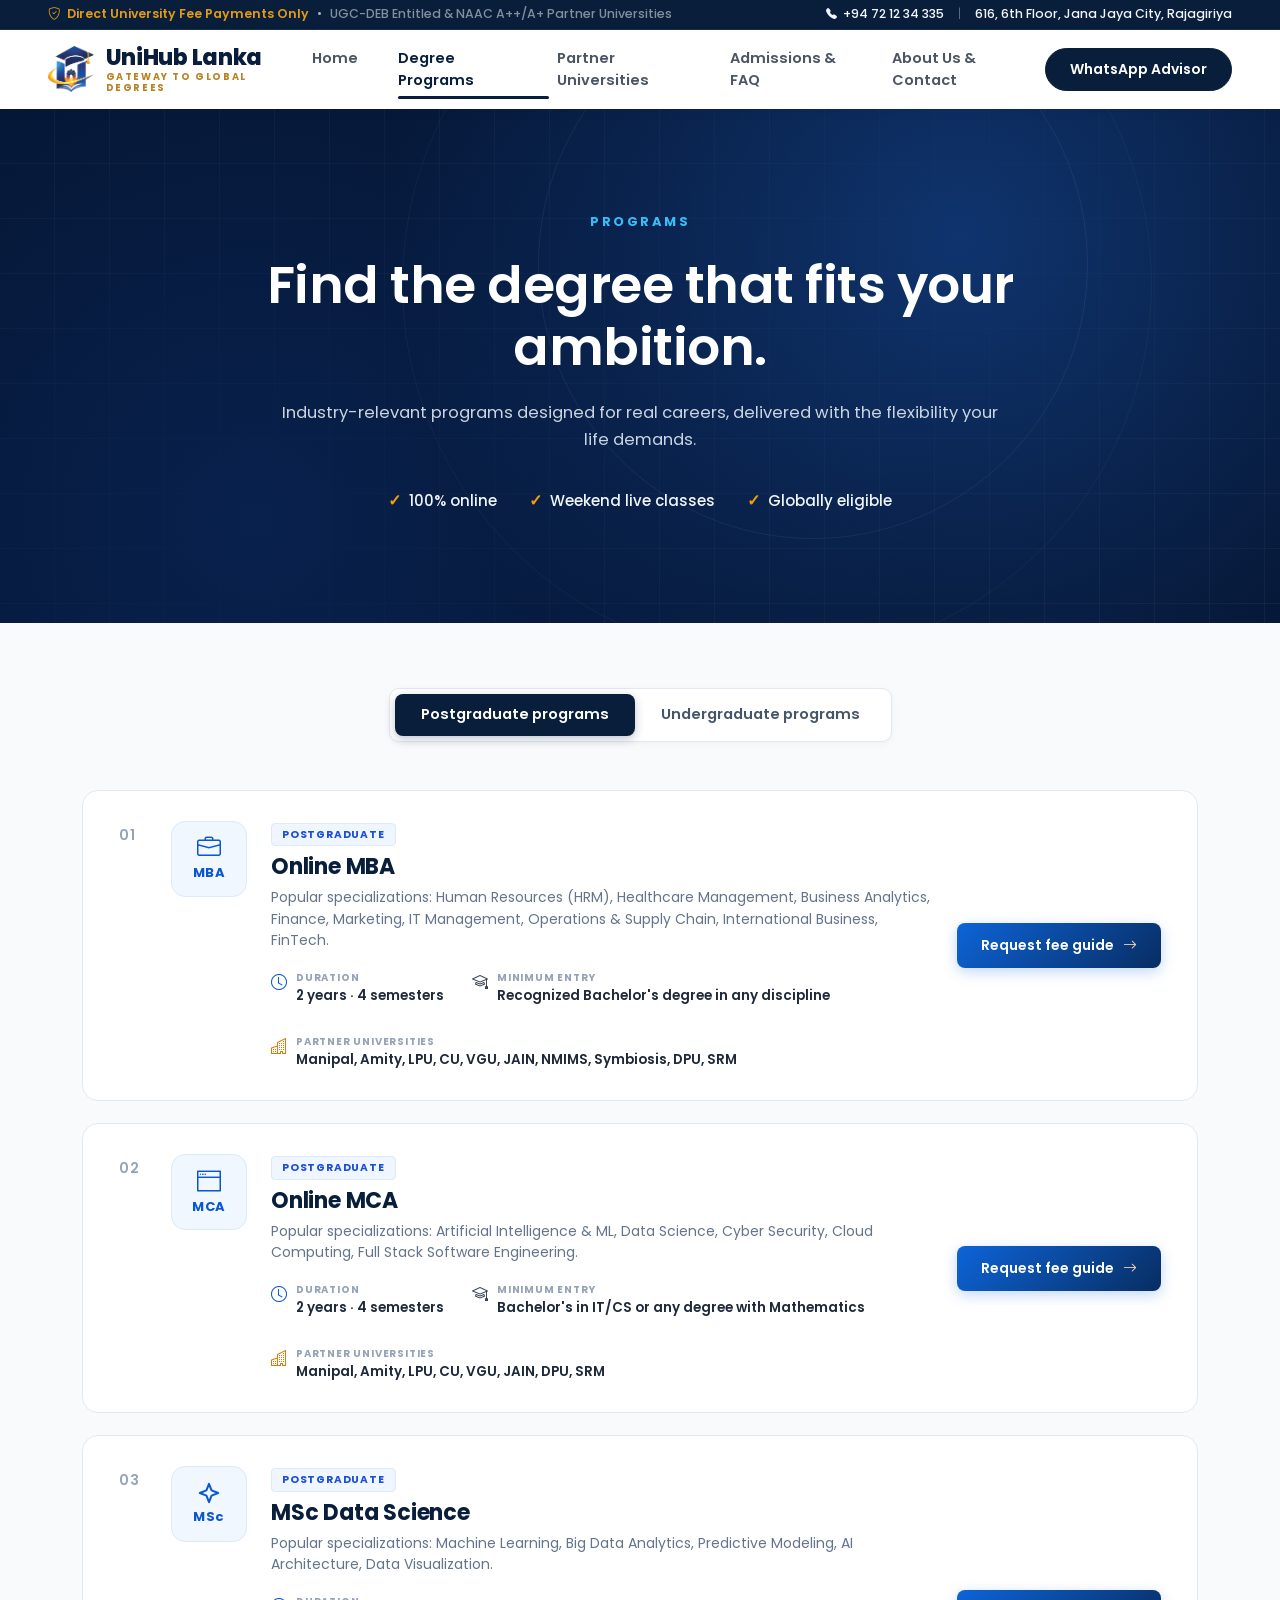
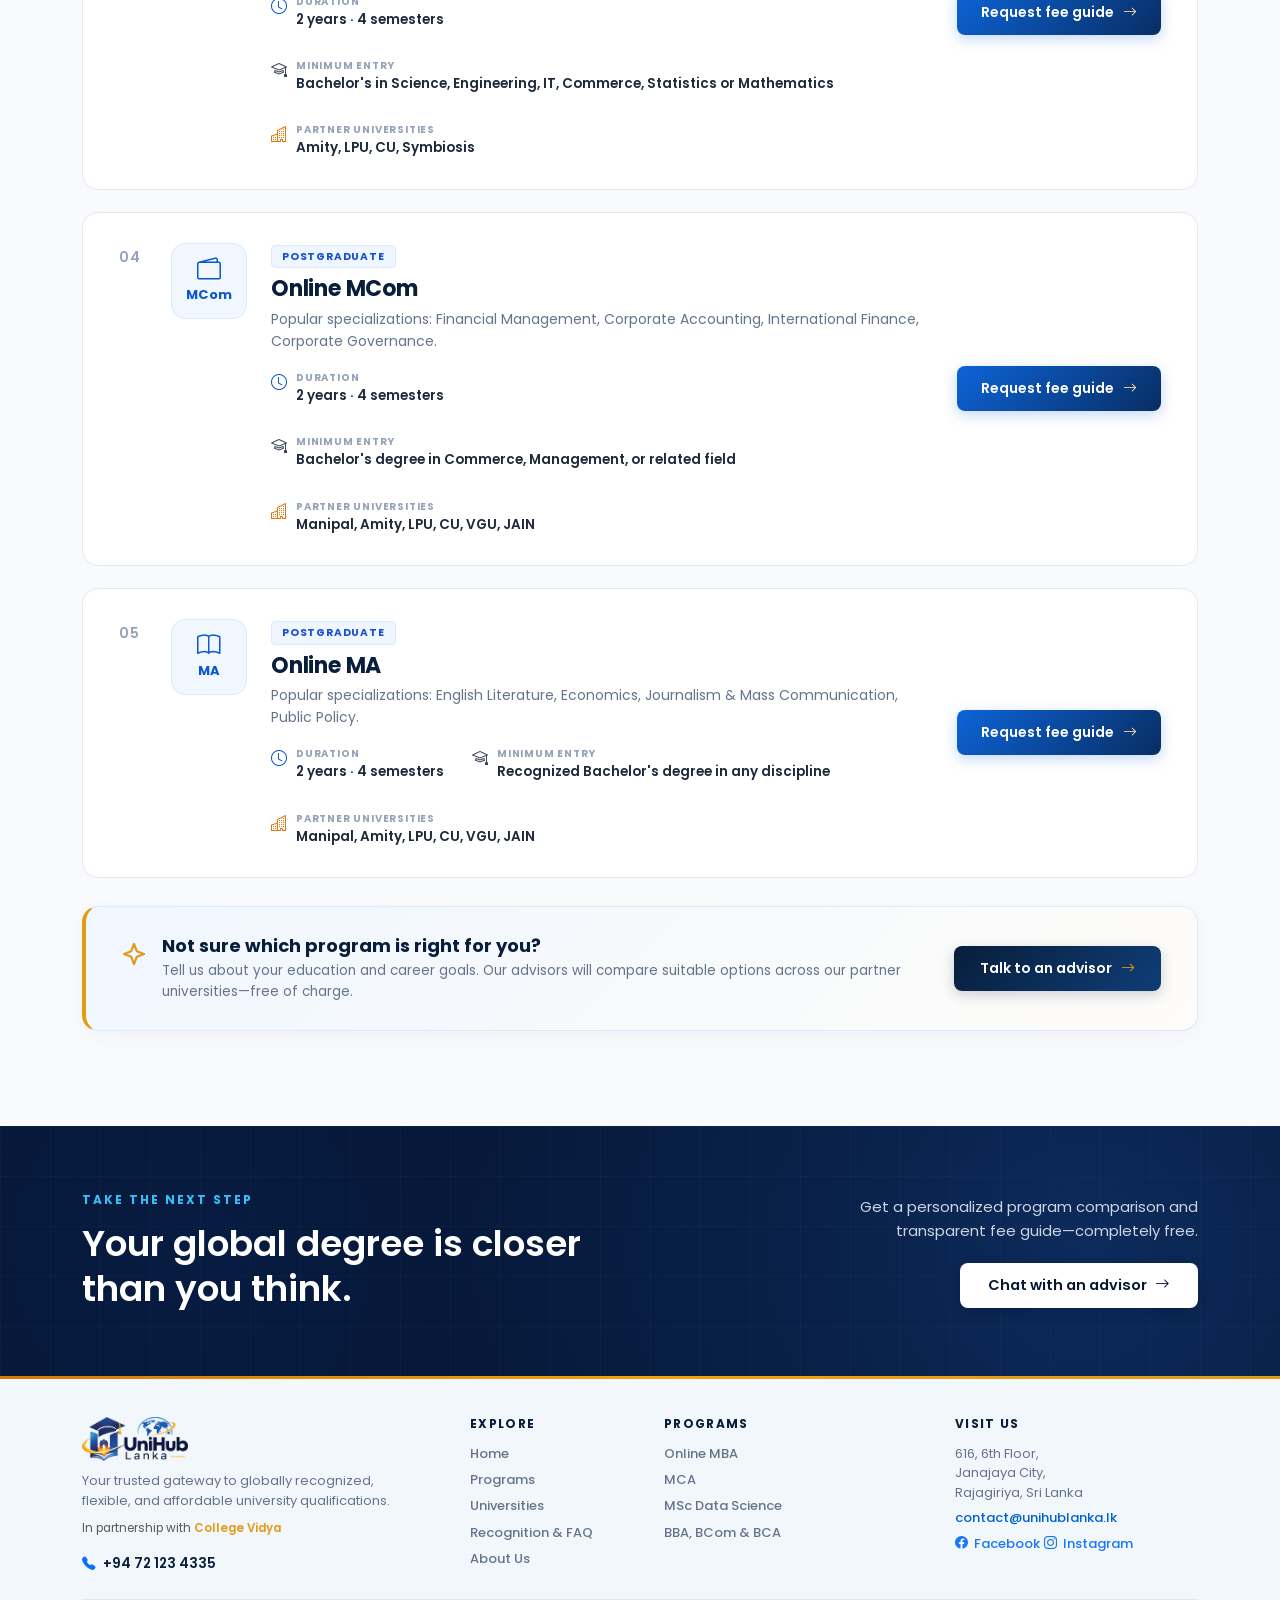
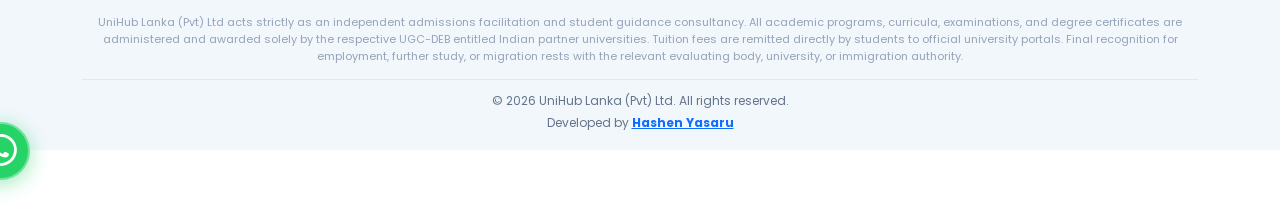
<file: programs.html>
<!DOCTYPE html>
<html lang="en">

<head>
  <meta charset="UTF-8">
  <meta name="viewport" content="width=device-width, initial-scale=1.0">
  <title>Degree Programs - UniHub Lanka</title>

  <!-- Google Fonts: Poppins -->
  <link rel="preconnect" href="https://fonts.googleapis.com">
  <link rel="preconnect" href="https://fonts.gstatic.com" crossorigin>
  <link href="https://fonts.googleapis.com/css2?family=Poppins:wght@400;500;600;700;800&display=swap" rel="stylesheet">

  <!-- Bootstrap 5 CSS -->
  <link href="https://cdn.jsdelivr.net/npm/bootstrap@5.3.3/dist/css/bootstrap.min.css" rel="stylesheet">

  <!-- Bootstrap Icons -->
  <link rel="stylesheet" href="https://cdn.jsdelivr.net/npm/bootstrap-icons@1.11.3/font/bootstrap-icons.min.css">

  <!-- Custom CSS -->
  <link rel="stylesheet" href="css/style.css">
  <!-- Animation System CSS -->
  <link rel="stylesheet" href="css/animations.css">
  <script>document.documentElement.classList.add('js');</script>
</head>

<body>

  <!-- ===================================================
       TOP ANNOUNCEMENT BAR (Top Strip)
       =================================================== -->
  <header class="top-bar">
    <div class="container-fluid px-lg-5 px-3">
      <div class="d-flex flex-wrap justify-content-between align-items-center gap-2">

        <!-- Left: Trust Badges -->
        <div class="d-flex align-items-center flex-wrap">
          <span class="top-bar-badge">
            <i class="bi bi-shield-check"></i> Direct University Fee Payments Only
          </span>
          <span class="top-bar-divider-dot">•</span>
          <span class="text-white-50">UGC-DEB Entitled & NAAC A++/A+ Partner Universities</span>
        </div>

        <!-- Right: Contact & Location Info -->
        <div class="d-none d-md-flex align-items-center">
          <a href="tel:+94721234335" class="top-bar-info">
            <i class="bi bi-telephone-fill small"></i> +94 72 12 34 335
          </a>
          <span class="top-bar-sep">|</span>
          <span class="top-bar-info">
            616, 6th Floor, Jana Jaya City, Rajagiriya
          </span>
        </div>

      </div>
    </div>
  </header>

  <!-- ===================================================
       MAIN NAVIGATION BAR
       =================================================== -->
  <nav class="navbar navbar-expand-lg main-navbar">
    <div class="container-fluid px-lg-5 px-3">

      <!-- Logo & Brand Name -->
      <a class="brand-wrapper" href="index.html">
        <img src="assest/1.png" alt="UniHub Lanka Logo" class="brand-emblem">
        <div class="brand-text-group">
          <span class="brand-title">UniHub Lanka</span>
          <span class="brand-subtitle">GATEWAY TO GLOBAL DEGREES</span>
        </div>
      </a>

      <!-- Mobile Hamburger Toggler Button -->
      <button class="navbar-toggler border-0 shadow-none" type="button" data-bs-toggle="collapse"
        data-bs-target="#unihubNavbar" aria-controls="unihubNavbar" aria-expanded="false"
        aria-label="Toggle navigation">
        <i class="bi bi-list fs-1 text-dark"></i>
      </button>

      <!-- Nav Links & CTA -->
      <div class="collapse navbar-collapse" id="unihubNavbar">

        <!-- Navigation Links -->
        <ul class="navbar-nav mx-auto mb-2 mb-lg-0">
          <li class="nav-item">
            <a class="nav-link" href="index.html">Home</a>
          </li>
          <li class="nav-item">
            <a class="nav-link active" aria-current="page" href="programs.html">Degree Programs</a>
          </li>
          <li class="nav-item">
            <a class="nav-link" href="universities.html">Partner Universities</a>
          </li>
          <li class="nav-item">
            <a class="nav-link" href="admissions-faq.html">Admissions & FAQ</a>
          </li>
          <li class="nav-item">
            <a class="nav-link" href="about.html">About Us & Contact</a>
          </li>
        </ul>

        <!-- Right CTA Button -->
        <div class="nav-cta-wrapper d-flex align-items-center">
          <a href="https://wa.me/94721234335" target="_blank" rel="noopener noreferrer" class="btn-whatsapp-advisor">
            WhatsApp Advisor
          </a>
        </div>

      </div>

    </div>
  </nav>

  <!-- ===================================================
       DEGREE PROGRAMS HERO BANNER SECTION (Top Section)
       =================================================== -->
  <section class="programs-hero">
    <div class="container position-relative" style="z-index: 2;">

      <!-- Category Tag -->
      <span class="hero-tag">PROGRAMS</span>

      <!-- Main Title -->
      <h1 class="programs-hero-title">
        Find the degree that fits your<br class="d-none d-md-inline"> ambition.
      </h1>

      <!-- Subtitle -->
      <p class="programs-hero-subtitle">
        Industry-relevant programs designed for real careers, delivered with the flexibility your life demands.
      </p>

      <!-- Feature Checklist Badges -->
      <div class="programs-hero-features">
        <div class="hero-feature-item">
          <span class="hero-feature-check">✓</span>
          <span>100% online</span>
        </div>
        <div class="hero-feature-item">
          <span class="hero-feature-check">✓</span>
          <span>Weekend live classes</span>
        </div>
        <div class="hero-feature-item">
          <span class="hero-feature-check">✓</span>
          <span>Globally eligible</span>
        </div>
      </div>

    </div>
  </section>

  <!-- ===================================================
       DEGREE PROGRAMS LIST & TAB NAVIGATION SECTION
       =================================================== -->
  <section class="programs-section">
    <div class="container">

      <!-- Tabs Toggle Switcher (Postgraduate / Undergraduate) -->
      <div class="d-flex justify-content-center mb-5">
        <ul class="nav nav-pills programs-tabs-nav" id="degreeTabs" role="tablist">
          <li class="nav-item" role="presentation">
            <button class="nav-link active" id="postgraduate-tab" data-bs-toggle="pill"
              data-bs-target="#postgraduate-pane" type="button" role="tab" aria-controls="postgraduate-pane"
              aria-selected="true">
              Postgraduate <span class="tab-extra">programs</span>
            </button>
          </li>
          <li class="nav-item" role="presentation">
            <button class="nav-link" id="undergraduate-tab" data-bs-toggle="pill" data-bs-target="#undergraduate-pane"
              type="button" role="tab" aria-controls="undergraduate-pane" aria-selected="false">
              Undergraduate <span class="tab-extra">programs</span>
            </button>
          </li>
        </ul>
      </div>

      <!-- Tab Content Area -->
      <div class="tab-content" id="degreeTabsContent">

        <!-- ===============================================
             1. POSTGRADUATE PROGRAMS TAB PANE
             =============================================== -->
        <div class="tab-pane fade show active" id="postgraduate-pane" role="tabpanel" aria-labelledby="postgraduate-tab"
          tabindex="0">

          <!-- Card 01: Master of Business Administration (MBA) -->
          <div class="program-item-card">
            <div
              class="d-flex flex-column flex-lg-row align-items-start align-items-lg-center justify-content-between gap-4">

              <!-- Left Details Group -->
              <div class="d-flex align-items-start gap-3 gap-md-4 flex-grow-1">
                <span class="program-card-num mt-1">01</span>

                <!-- Acronym Badge -->
                <div class="program-badge-box">
                  <i class="bi bi-briefcase"></i>
                  <span class="badge-acronym">MBA</span>
                </div>

                <!-- Info Group -->
                <div class="flex-grow-1">
                  <span class="program-level-tag">POSTGRADUATE</span>
                  <h3 class="program-card-title">Online MBA</h3>
                  <p class="program-card-desc">Popular specializations: Human Resources (HRM), Healthcare Management,
                    Business Analytics, Finance, Marketing, IT Management, Operations & Supply Chain, International
                    Business, FinTech.</p>

                  <!-- Meta Details -->
                  <div class="program-meta-list">
                    <div class="program-meta-item">
                      <i class="bi bi-clock"></i>
                      <div>
                        <div class="meta-label">DURATION</div>
                        <div class="meta-val">2 years · 4 semesters</div>
                      </div>
                    </div>
                    <div class="program-meta-item">
                      <i class="bi bi-mortarboard"></i>
                      <div>
                        <div class="meta-label">MINIMUM ENTRY</div>
                        <div class="meta-val">Recognized Bachelor's degree in any discipline</div>
                      </div>
                    </div>
                    <div class="program-meta-item">
                      <i class="bi bi-buildings"></i>
                      <div>
                        <div class="meta-label">PARTNER UNIVERSITIES</div>
                        <div class="meta-val">Manipal, Amity, LPU, CU, VGU, JAIN, NMIMS, Symbiosis, DPU, SRM</div>
                      </div>
                    </div>
                  </div>
                </div>

              </div>

              <!-- Right Action Button -->
              <div class="align-self-stretch align-self-lg-center text-lg-end">
                <a href="https://wa.me/94721234335?text=Hello%20UniHub%20Lanka,%20I%20would%20like%20to%20request%20the%20fee%20guide%20for%20the%20Online%20MBA%20program."
                  target="_blank" rel="noopener noreferrer" class="btn-fee-guide">
                  Request fee guide <i class="bi bi-arrow-right"></i>
                </a>
              </div>

            </div>
          </div>

          <!-- Card 02: Master of Computer Applications (MCA) -->
          <div class="program-item-card">
            <div
              class="d-flex flex-column flex-lg-row align-items-start align-items-lg-center justify-content-between gap-4">

              <!-- Left Details Group -->
              <div class="d-flex align-items-start gap-3 gap-md-4 flex-grow-1">
                <span class="program-card-num mt-1">02</span>

                <!-- Acronym Badge -->
                <div class="program-badge-box">
                  <i class="bi bi-window-fullscreen"></i>
                  <span class="badge-acronym">MCA</span>
                </div>

                <!-- Info Group -->
                <div class="flex-grow-1">
                  <span class="program-level-tag">POSTGRADUATE</span>
                  <h3 class="program-card-title">Online MCA</h3>
                  <p class="program-card-desc">Popular specializations: Artificial Intelligence & ML, Data Science,
                    Cyber Security, Cloud Computing, Full Stack Software Engineering.</p>

                  <!-- Meta Details -->
                  <div class="program-meta-list">
                    <div class="program-meta-item">
                      <i class="bi bi-clock"></i>
                      <div>
                        <div class="meta-label">DURATION</div>
                        <div class="meta-val">2 years · 4 semesters</div>
                      </div>
                    </div>
                    <div class="program-meta-item">
                      <i class="bi bi-mortarboard"></i>
                      <div>
                        <div class="meta-label">MINIMUM ENTRY</div>
                        <div class="meta-val">Bachelor's in IT/CS or any degree with Mathematics</div>
                      </div>
                    </div>
                    <div class="program-meta-item">
                      <i class="bi bi-buildings"></i>
                      <div>
                        <div class="meta-label">PARTNER UNIVERSITIES</div>
                        <div class="meta-val">Manipal, Amity, LPU, CU, VGU, JAIN, DPU, SRM</div>
                      </div>
                    </div>
                  </div>
                </div>

              </div>

              <!-- Right Action Button -->
              <div class="align-self-stretch align-self-lg-center text-lg-end">
                <a href="https://wa.me/94721234335?text=Hello%20UniHub%20Lanka,%20I%20would%20like%20to%20request%20the%20fee%20guide%20for%20the%20Online%20MCA%20program."
                  target="_blank" rel="noopener noreferrer" class="btn-fee-guide">
                  Request fee guide <i class="bi bi-arrow-right"></i>
                </a>
              </div>

            </div>
          </div>

          <!-- Card 03: MSc Data Science -->
          <div class="program-item-card">
            <div
              class="d-flex flex-column flex-lg-row align-items-start align-items-lg-center justify-content-between gap-4">

              <!-- Left Details Group -->
              <div class="d-flex align-items-start gap-3 gap-md-4 flex-grow-1">
                <span class="program-card-num mt-1">03</span>

                <!-- Acronym Badge -->
                <div class="program-badge-box">
                  <svg width="22" height="22" viewBox="0 0 24 24" fill="none" stroke="currentColor" stroke-width="2.2"
                    stroke-linecap="round" stroke-linejoin="round">
                    <path d="M12 2L14.8 9.2L22 12L14.8 14.8L12 22L9.2 14.8L2 12L9.2 9.2L12 2Z"></path>
                  </svg>
                  <span class="badge-acronym">MSc</span>
                </div>

                <!-- Info Group -->
                <div class="flex-grow-1">
                  <span class="program-level-tag">POSTGRADUATE</span>
                  <h3 class="program-card-title">MSc Data Science</h3>
                  <p class="program-card-desc">Popular specializations: Machine Learning, Big Data Analytics, Predictive
                    Modeling, AI Architecture, Data Visualization.</p>

                  <!-- Meta Details -->
                  <div class="program-meta-list">
                    <div class="program-meta-item">
                      <i class="bi bi-clock"></i>
                      <div>
                        <div class="meta-label">DURATION</div>
                        <div class="meta-val">2 years · 4 semesters</div>
                      </div>
                    </div>
                    <div class="program-meta-item">
                      <i class="bi bi-mortarboard"></i>
                      <div>
                        <div class="meta-label">MINIMUM ENTRY</div>
                        <div class="meta-val">Bachelor's in Science, Engineering, IT, Commerce, Statistics or
                          Mathematics</div>
                      </div>
                    </div>
                    <div class="program-meta-item">
                      <i class="bi bi-buildings"></i>
                      <div>
                        <div class="meta-label">PARTNER UNIVERSITIES</div>
                        <div class="meta-val">Amity, LPU, CU, Symbiosis</div>
                      </div>
                    </div>
                  </div>
                </div>

              </div>

              <!-- Right Action Button -->
              <div class="align-self-stretch align-self-lg-center text-lg-end">
                <a href="https://wa.me/94721234335?text=Hello%20UniHub%20Lanka,%20I%20would%20like%20to%20request%20the%20fee%20guide%20for%20the%20MSc%20Data%20Science%20program."
                  target="_blank" rel="noopener noreferrer" class="btn-fee-guide">
                  Request fee guide <i class="bi bi-arrow-right"></i>
                </a>
              </div>

            </div>
          </div>

          <!-- Card 04: Online MCom -->
          <div class="program-item-card">
            <div
              class="d-flex flex-column flex-lg-row align-items-start align-items-lg-center justify-content-between gap-4">

              <!-- Left Details Group -->
              <div class="d-flex align-items-start gap-3 gap-md-4 flex-grow-1">
                <span class="program-card-num mt-1">04</span>

                <!-- Acronym Badge -->
                <div class="program-badge-box">
                  <i class="bi bi-wallet2"></i>
                  <span class="badge-acronym">MCom</span>
                </div>

                <!-- Info Group -->
                <div class="flex-grow-1">
                  <span class="program-level-tag">POSTGRADUATE</span>
                  <h3 class="program-card-title">Online MCom</h3>
                  <p class="program-card-desc">Popular specializations: Financial Management, Corporate Accounting,
                    International Finance, Corporate Governance.</p>

                  <!-- Meta Details -->
                  <div class="program-meta-list">
                    <div class="program-meta-item">
                      <i class="bi bi-clock"></i>
                      <div>
                        <div class="meta-label">DURATION</div>
                        <div class="meta-val">2 years · 4 semesters</div>
                      </div>
                    </div>
                    <div class="program-meta-item">
                      <i class="bi bi-mortarboard"></i>
                      <div>
                        <div class="meta-label">MINIMUM ENTRY</div>
                        <div class="meta-val">Bachelor's degree in Commerce, Management, or related field</div>
                      </div>
                    </div>
                    <div class="program-meta-item">
                      <i class="bi bi-buildings"></i>
                      <div>
                        <div class="meta-label">PARTNER UNIVERSITIES</div>
                        <div class="meta-val">Manipal, Amity, LPU, CU, VGU, JAIN</div>
                      </div>
                    </div>
                  </div>
                </div>

              </div>

              <!-- Right Action Button -->
              <div class="align-self-stretch align-self-lg-center text-lg-end">
                <a href="https://wa.me/94721234335?text=Hello%20UniHub%20Lanka,%20I%20would%20like%20to%20request%20the%20fee%20guide%20for%20the%20Online%20MCom%20program."
                  target="_blank" rel="noopener noreferrer" class="btn-fee-guide">
                  Request fee guide <i class="bi bi-arrow-right"></i>
                </a>
              </div>

            </div>
          </div>

          <!-- Card 05: Online MA -->
          <div class="program-item-card">
            <div
              class="d-flex flex-column flex-lg-row align-items-start align-items-lg-center justify-content-between gap-4">

              <!-- Left Details Group -->
              <div class="d-flex align-items-start gap-3 gap-md-4 flex-grow-1">
                <span class="program-card-num mt-1">05</span>

                <!-- Acronym Badge -->
                <div class="program-badge-box">
                  <i class="bi bi-book"></i>
                  <span class="badge-acronym">MA</span>
                </div>

                <!-- Info Group -->
                <div class="flex-grow-1">
                  <span class="program-level-tag">POSTGRADUATE</span>
                  <h3 class="program-card-title">Online MA</h3>
                  <p class="program-card-desc">Popular specializations: English Literature, Economics, Journalism & Mass
                    Communication, Public Policy.</p>

                  <!-- Meta Details -->
                  <div class="program-meta-list">
                    <div class="program-meta-item">
                      <i class="bi bi-clock"></i>
                      <div>
                        <div class="meta-label">DURATION</div>
                        <div class="meta-val">2 years · 4 semesters</div>
                      </div>
                    </div>
                    <div class="program-meta-item">
                      <i class="bi bi-mortarboard"></i>
                      <div>
                        <div class="meta-label">MINIMUM ENTRY</div>
                        <div class="meta-val">Recognized Bachelor's degree in any discipline</div>
                      </div>
                    </div>
                    <div class="program-meta-item">
                      <i class="bi bi-buildings"></i>
                      <div>
                        <div class="meta-label">PARTNER UNIVERSITIES</div>
                        <div class="meta-val">Manipal, Amity, LPU, CU, VGU, JAIN</div>
                      </div>
                    </div>
                  </div>
                </div>

              </div>

              <!-- Right Action Button -->
              <div class="align-self-stretch align-self-lg-center text-lg-end">
                <a href="https://wa.me/94721234335?text=Hello%20UniHub%20Lanka,%20I%20would%20like%20to%20request%20the%20fee%20guide%20for%20the%20Online%20MA%20program."
                  target="_blank" rel="noopener noreferrer" class="btn-fee-guide">
                  Request fee guide <i class="bi bi-arrow-right"></i>
                </a>
              </div>

            </div>
          </div>

        </div>

        <!-- ===============================================
             2. UNDERGRADUATE PROGRAMS TAB PANE
             =============================================== -->
        <div class="tab-pane fade" id="undergraduate-pane" role="tabpanel" aria-labelledby="undergraduate-tab"
          tabindex="0">

          <!-- Card 01: Bachelor of Business Administration (BBA) -->
          <div class="program-item-card">
            <div
              class="d-flex flex-column flex-lg-row align-items-start align-items-lg-center justify-content-between gap-4">

              <!-- Left Details Group -->
              <div class="d-flex align-items-start gap-3 gap-md-4 flex-grow-1">
                <span class="program-card-num mt-1">01</span>

                <!-- Acronym Badge -->
                <div class="program-badge-box">
                  <i class="bi bi-briefcase"></i>
                  <span class="badge-acronym">BBA</span>
                </div>

                <!-- Info Group -->
                <div class="flex-grow-1">
                  <span class="program-level-tag">UNDERGRADUATE</span>
                  <h3 class="program-card-title">Online BBA</h3>
                  <p class="program-card-desc">Popular specializations: General Management, HRM, Marketing, Finance,
                    Business Analytics, Healthcare, Travel & Tourism.</p>

                  <!-- Meta Details -->
                  <div class="program-meta-list">
                    <div class="program-meta-item">
                      <i class="bi bi-clock"></i>
                      <div>
                        <div class="meta-label">DURATION</div>
                        <div class="meta-val">3 years · 6 semesters</div>
                      </div>
                    </div>
                    <div class="program-meta-item">
                      <i class="bi bi-mortarboard"></i>
                      <div>
                        <div class="meta-label">MINIMUM ENTRY</div>
                        <div class="meta-val">G.C.E. Advanced Level or recognized equivalent</div>
                      </div>
                    </div>
                    <div class="program-meta-item">
                      <i class="bi bi-buildings"></i>
                      <div>
                        <div class="meta-label">PARTNER UNIVERSITIES</div>
                        <div class="meta-val">Manipal, Amity, LPU, CU, VGU, JAIN, NMIMS, Symbiosis, DPU, SRM</div>
                      </div>
                    </div>
                  </div>
                </div>

              </div>

              <!-- Right Action Button -->
              <div class="align-self-stretch align-self-lg-center text-lg-end">
                <a href="https://wa.me/94721234335?text=Hello%20UniHub%20Lanka,%20I%20would%20like%20to%20request%20the%20fee%20guide%20for%20the%20Online%20BBA%20program."
                  target="_blank" rel="noopener noreferrer" class="btn-fee-guide">
                  Request fee guide <i class="bi bi-arrow-right"></i>
                </a>
              </div>

            </div>
          </div>

          <!-- Card 02: Bachelor of Computer Applications (BCA) -->
          <div class="program-item-card">
            <div
              class="d-flex flex-column flex-lg-row align-items-start align-items-lg-center justify-content-between gap-4">

              <!-- Left Details Group -->
              <div class="d-flex align-items-start gap-3 gap-md-4 flex-grow-1">
                <span class="program-card-num mt-1">02</span>

                <!-- Acronym Badge -->
                <div class="program-badge-box">
                  <i class="bi bi-window-fullscreen"></i>
                  <span class="badge-acronym">BCA</span>
                </div>

                <!-- Info Group -->
                <div class="flex-grow-1">
                  <span class="program-level-tag">UNDERGRADUATE</span>
                  <h3 class="program-card-title">Online BCA</h3>
                  <p class="program-card-desc">Popular specializations: General IT, Data Analytics, Cloud & Cyber
                    Security, Software Engineering, Web Development.</p>

                  <!-- Meta Details -->
                  <div class="program-meta-list">
                    <div class="program-meta-item">
                      <i class="bi bi-clock"></i>
                      <div>
                        <div class="meta-label">DURATION</div>
                        <div class="meta-val">3 years · 6 semesters</div>
                      </div>
                    </div>
                    <div class="program-meta-item">
                      <i class="bi bi-mortarboard"></i>
                      <div>
                        <div class="meta-label">MINIMUM ENTRY</div>
                        <div class="meta-val">G.C.E. Advanced Level or recognized equivalent</div>
                      </div>
                    </div>
                    <div class="program-meta-item">
                      <i class="bi bi-buildings"></i>
                      <div>
                        <div class="meta-label">PARTNER UNIVERSITIES</div>
                        <div class="meta-val">Manipal, Amity, LPU, CU, VGU, JAIN, Symbiosis, DPU, SRM</div>
                      </div>
                    </div>
                  </div>
                </div>

              </div>

              <!-- Right Action Button -->
              <div class="align-self-stretch align-self-lg-center text-lg-end">
                <a href="https://wa.me/94721234335?text=Hello%20UniHub%20Lanka,%20I%20would%20like%20to%20request%20the%20fee%20guide%20for%20the%20Online%20BCA%20program."
                  target="_blank" rel="noopener noreferrer" class="btn-fee-guide">
                  Request fee guide <i class="bi bi-arrow-right"></i>
                </a>
              </div>

            </div>
          </div>

          <!-- Card 03: Bachelor of Commerce (BCom) -->
          <div class="program-item-card">
            <div
              class="d-flex flex-column flex-lg-row align-items-start align-items-lg-center justify-content-between gap-4">

              <!-- Left Details Group -->
              <div class="d-flex align-items-start gap-3 gap-md-4 flex-grow-1">
                <span class="program-card-num mt-1">03</span>

                <!-- Acronym Badge -->
                <div class="program-badge-box">
                  <i class="bi bi-wallet2"></i>
                  <span class="badge-acronym">BCom</span>
                </div>

                <!-- Info Group -->
                <div class="flex-grow-1">
                  <span class="program-level-tag">UNDERGRADUATE</span>
                  <h3 class="program-card-title">Online BCom</h3>
                  <p class="program-card-desc">Popular specializations: General Accounting, Corporate Finance,
                    International Accounting & ACCA Integration.</p>

                  <!-- Meta Details -->
                  <div class="program-meta-list">
                    <div class="program-meta-item">
                      <i class="bi bi-clock"></i>
                      <div>
                        <div class="meta-label">DURATION</div>
                        <div class="meta-val">3 years · 6 semesters</div>
                      </div>
                    </div>
                    <div class="program-meta-item">
                      <i class="bi bi-mortarboard"></i>
                      <div>
                        <div class="meta-label">MINIMUM ENTRY</div>
                        <div class="meta-val">G.C.E. Advanced Level or recognized equivalent</div>
                      </div>
                    </div>
                    <div class="program-meta-item">
                      <i class="bi bi-buildings"></i>
                      <div>
                        <div class="meta-label">PARTNER UNIVERSITIES</div>
                        <div class="meta-val">Manipal, Amity, LPU, CU, JAIN, NMIMS, SRM</div>
                      </div>
                    </div>
                  </div>
                </div>

              </div>

              <!-- Right Action Button -->
              <div class="align-self-stretch align-self-lg-center text-lg-end">
                <a href="https://wa.me/94721234335?text=Hello%20UniHub%20Lanka,%20I%20would%20like%20to%20request%20the%20fee%20guide%20for%20the%20Online%20BCom%20program."
                  target="_blank" rel="noopener noreferrer" class="btn-fee-guide">
                  Request fee guide <i class="bi bi-arrow-right"></i>
                </a>
              </div>

            </div>
          </div>

          <!-- Card 04: Online BA & BSc -->
          <div class="program-item-card">
            <div
              class="d-flex flex-column flex-lg-row align-items-start align-items-lg-center justify-content-between gap-4">

              <!-- Left Details Group -->
              <div class="d-flex align-items-start gap-3 gap-md-4 flex-grow-1">
                <span class="program-card-num mt-1">04</span>

                <!-- Acronym Badge -->
                <div class="program-badge-box">
                  <i class="bi bi-journal-text"></i>
                  <span class="badge-acronym">BA/BSc</span>
                </div>

                <!-- Info Group -->
                <div class="flex-grow-1">
                  <span class="program-level-tag">UNDERGRADUATE</span>
                  <h3 class="program-card-title">Online BA & BSc</h3>
                  <p class="program-card-desc">Popular specializations: BA (English, Economics, Journalism & Mass Comm),
                    BSc (Data Science & Economics).</p>

                  <!-- Meta Details -->
                  <div class="program-meta-list">
                    <div class="program-meta-item">
                      <i class="bi bi-clock"></i>
                      <div>
                        <div class="meta-label">DURATION</div>
                        <div class="meta-val">3 years · 6 semesters</div>
                      </div>
                    </div>
                    <div class="program-meta-item">
                      <i class="bi bi-mortarboard"></i>
                      <div>
                        <div class="meta-label">MINIMUM ENTRY</div>
                        <div class="meta-val">G.C.E. Advanced Level or recognized equivalent</div>
                      </div>
                    </div>
                    <div class="program-meta-item">
                      <i class="bi bi-buildings"></i>
                      <div>
                        <div class="meta-label">PARTNER UNIVERSITIES</div>
                        <div class="meta-val">Amity, LPU, CU, VGU, Symbiosis, DPU</div>
                      </div>
                    </div>
                  </div>
                </div>

              </div>

              <!-- Right Action Button -->
              <div class="align-self-stretch align-self-lg-center text-lg-end">
                <a href="https://wa.me/94721234335?text=Hello%20UniHub%20Lanka,%20I%20would%20like%20to%20request%20the%20fee%20guide%20for%20the%20Online%20BA%20and%20BSc%20programs."
                  target="_blank" rel="noopener noreferrer" class="btn-fee-guide">
                  Request fee guide <i class="bi bi-arrow-right"></i>
                </a>
              </div>

            </div>
          </div>

        </div>

      </div>

      <!-- ===============================================
           BOTTOM ADVISOR BANNER
           =============================================== -->
      <div class="program-advisor-card">
        <div
          class="d-flex flex-column flex-lg-row align-items-start align-items-lg-center justify-content-between gap-4">
          <div class="d-flex align-items-start gap-3">
            <span class="advisor-icon mt-1">
              <svg width="24" height="24" viewBox="0 0 24 24" fill="none" stroke="currentColor" stroke-width="2.2"
                stroke-linecap="round" stroke-linejoin="round">
                <path d="M12 2L14.8 9.2L22 12L14.8 14.8L12 22L9.2 14.8L2 12L9.2 9.2L12 2Z"></path>
              </svg>
            </span>
            <div>
              <h4 class="advisor-title">Not sure which program is right for you?</h4>
              <p class="advisor-desc">Tell us about your education and career goals. Our advisors will compare suitable
                options across our partner universities—free of charge.</p>
            </div>
          </div>
          <div class="align-self-stretch align-self-lg-center text-lg-end">
            <a href="https://wa.me/94721234335?text=Hello%20UniHub%20Lanka,%20I%20need%20advice%20on%20choosing%20the%20right%20program."
              target="_blank" rel="noopener noreferrer" class="btn-talk-advisor">
              Talk to an advisor <i class="bi bi-arrow-right"></i>
            </a>
          </div>
        </div>
      </div>

    </div>
  </section>

  <!-- ===================================================
       PRE-FOOTER CTA STRIP
       =================================================== -->
  <section class="pre-footer-cta">
    <div class="container">
      <div class="row align-items-center justify-content-between g-4">

        <!-- Left Headline -->
        <div class="col-lg-6">
          <span class="cta-tagline">TAKE THE NEXT STEP</span>
          <h2 class="cta-heading">Your global degree is closer than you think.</h2>
        </div>

        <!-- Right Subtext & Button -->
        <div class="col-lg-5 col-xl-4 text-lg-end">
          <p class="cta-desc ms-lg-auto">Get a personalized program comparison and transparent fee guide—completely
            free.</p>
          <a href="https://wa.me/94721234335?text=Hello%20UniHub%20Lanka,%20I%20would%20like%20to%20chat%20with%20an%20advisor."
            target="_blank" rel="noopener noreferrer" class="btn-cta-white">
            Chat with an advisor <i class="bi bi-arrow-right"></i>
          </a>
        </div>

      </div>
    </div>
  </section>

  <!-- Gold Thin Accent Line -->
  <div class="gold-stripe-divider"></div>

  <!-- ===================================================
       GLOBAL SITE FOOTER
       =================================================== -->
  <footer class="site-footer">
    <div class="container">

      <!-- Top 4 Columns Grid -->
      <div class="row g-4 g-lg-5 justify-content-between">

        <!-- Column 1: Brand & Contact -->
        <div class="col-lg-4 col-md-6">
          <a href="index.html" class="d-inline-block">
            <img src="assest/unihub.png" alt="UniHub Lanka Logo" class="footer-logo">
          </a>
          <p class="footer-brand-desc">
            Your trusted gateway to globally recognized, flexible, and affordable university qualifications.
          </p>
          <p class="small text-muted mt-2 mb-3">
            In partnership with <a
              href="https://collegevidya.in/partner-online-courses/?source_campaign=Influencer&campaign_name=INF8800&ad_group_name=email&ads_name=3286&partner_type=LOM&gad_source=1"
              target="_blank" rel="noopener noreferrer" class="text-decoration-none fw-semibold"
              style="color: var(--accent-gold);">College Vidya</a>
          </p>
          <div>
            <a href="tel:+94721234335" class="footer-contact-item">
              <i class="bi bi-telephone-fill text-primary"></i> +94 72 123 4335
            </a>
          </div>
        </div>

        <!-- Column 2: Explore -->
        <div class="col-lg-2 col-md-6 col-6">
          <h4 class="footer-widget-title">EXPLORE</h4>
          <ul class="footer-links-list">
            <li><a href="index.html">Home</a></li>
            <li><a href="programs.html">Programs</a></li>
            <li><a href="universities.html">Universities</a></li>
            <li><a href="admissions-faq.html">Recognition & FAQ</a></li>
            <li><a href="about.html">About Us</a></li>
          </ul>
        </div>

        <!-- Column 3: Programs -->
        <div class="col-lg-3 col-md-6 col-6">
          <h4 class="footer-widget-title">PROGRAMS</h4>
          <ul class="footer-links-list">
            <li><a href="programs.html#degreeTabs">Online MBA</a></li>
            <li><a href="programs.html#degreeTabs">MCA</a></li>
            <li><a href="programs.html#degreeTabs">MSc Data Science</a></li>
            <li><a href="programs.html#degreeTabs">BBA, BCom & BCA</a></li>
          </ul>
        </div>

        <!-- Column 4: Visit Us -->
        <div class="col-lg-3 col-md-6">
          <h4 class="footer-widget-title">VISIT US</h4>
          <div class="footer-address">
            616, 6th Floor,<br>
            Janajaya City,<br>
            Rajagiriya, Sri Lanka
          </div>
          <a href="mailto:contact@unihublanka.lk" class="footer-email">
            contact@unihublanka.lk
          </a>
          <div>
            <a href="https://www.facebook.com/p/UniHub-Lanka-61596291643343/" target="_blank" rel="noopener noreferrer"
              class="footer-fb-link">
              <i class="bi bi-facebook"></i> Facebook
            </a>
            <a href="https://www.instagram.com/unihub_lanka?fqnt=M2hlaXMzdmpxa2N1" target="_blank"
              rel="noopener noreferrer" class="footer-fb-link">
              <i class="bi bi-instagram"></i> Instagram
            </a>
          </div>
        </div>

      </div>

      <!-- Mandatory Disclosure Text -->
      <div class="footer-disclosure">
        <p class="footer-disclosure-text" align="center">
          UniHub Lanka (Pvt) Ltd acts strictly as an independent admissions facilitation and student guidance
          consultancy. All academic programs, curricula, examinations, and degree certificates are administered and
          awarded solely by the respective UGC-DEB entitled Indian partner universities. Tuition fees are remitted
          directly by students to official university portals. Final recognition for employment, further study, or
          migration rests with the relevant evaluating body, university, or immigration authority.
        </p>
      </div>

      <!-- Bottom Credits Bar -->
      <div class="footer-bottom-bar">
        <div class="mb-1">© 2026 UniHub Lanka (Pvt) Ltd. All rights reserved.</div>
        <div>Developed by <span class="developer-credit"><a href="https://www.linkedin.com/in/hashen-yasaru/ ">Hashen
              Yasaru</a></span></div>
      </div>

    </div>
  </footer>

  <!-- ===================================================
       FLOATING WHATSAPP BUTTON (On all pages)
       =================================================== -->
  <a href="https://wa.me/94721234335" target="_blank" rel="noopener noreferrer" class="floating-whatsapp"
    aria-label="Chat on WhatsApp">
    <i class="bi bi-whatsapp"></i>
  </a>

  <!-- Bootstrap 5 JS Bundle -->
  <script src="https://cdn.jsdelivr.net/npm/bootstrap@5.3.3/dist/js/bootstrap.bundle.min.js"></script>
  <!-- Animation Engine -->
  <script src="js/animations.js" defer></script>
</body>

</html>
</file>
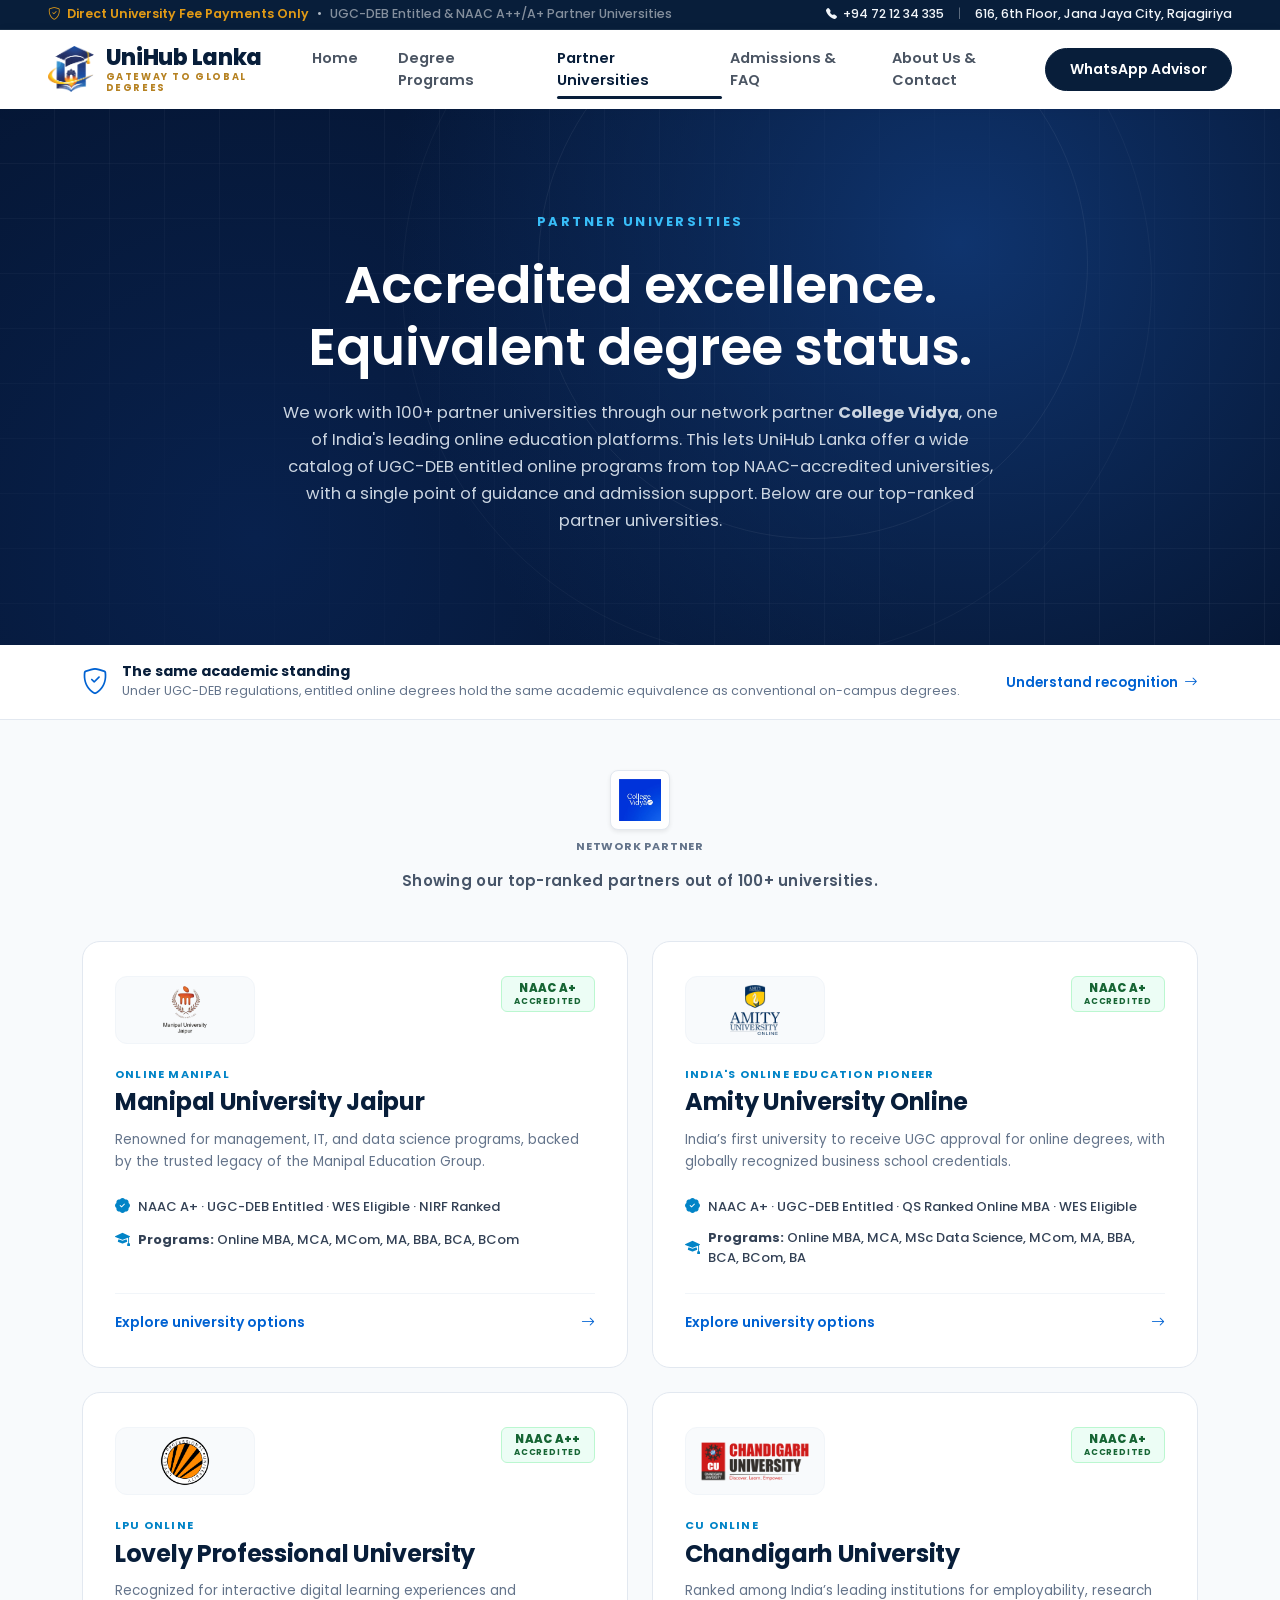
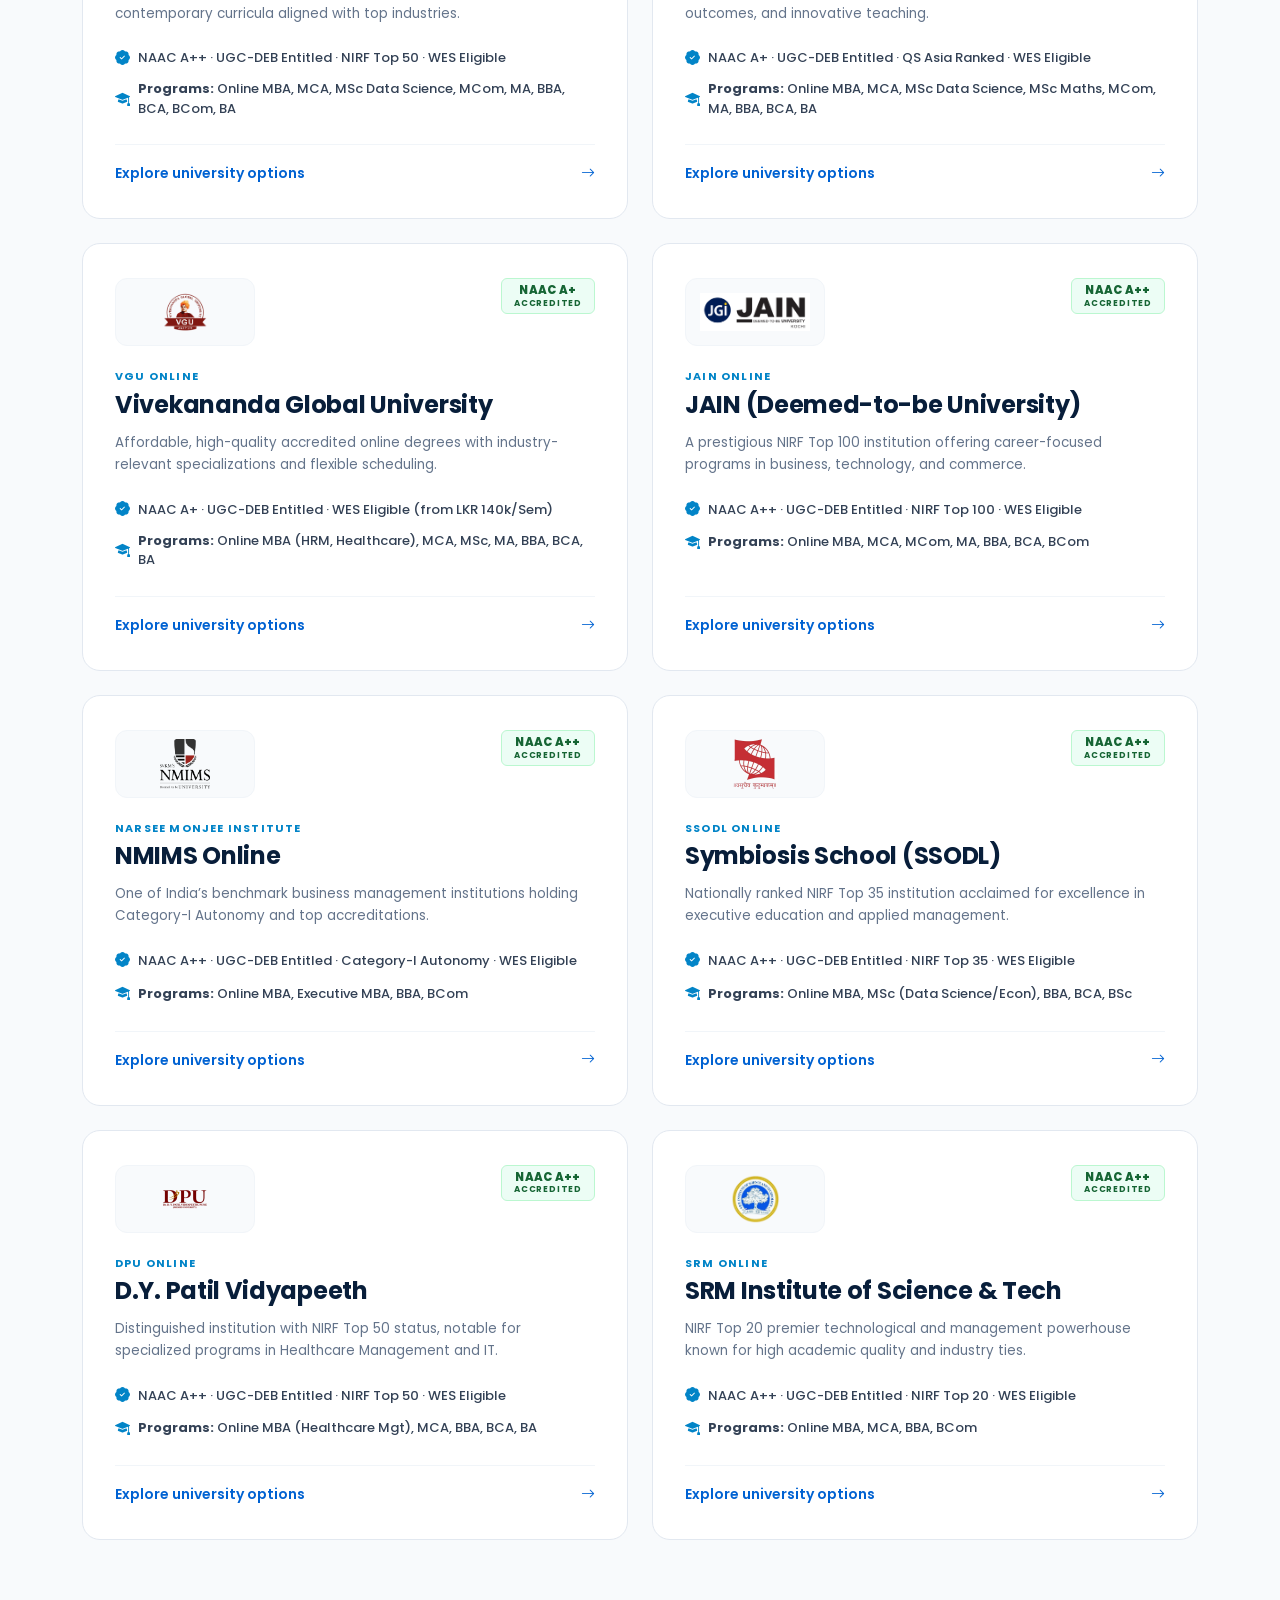
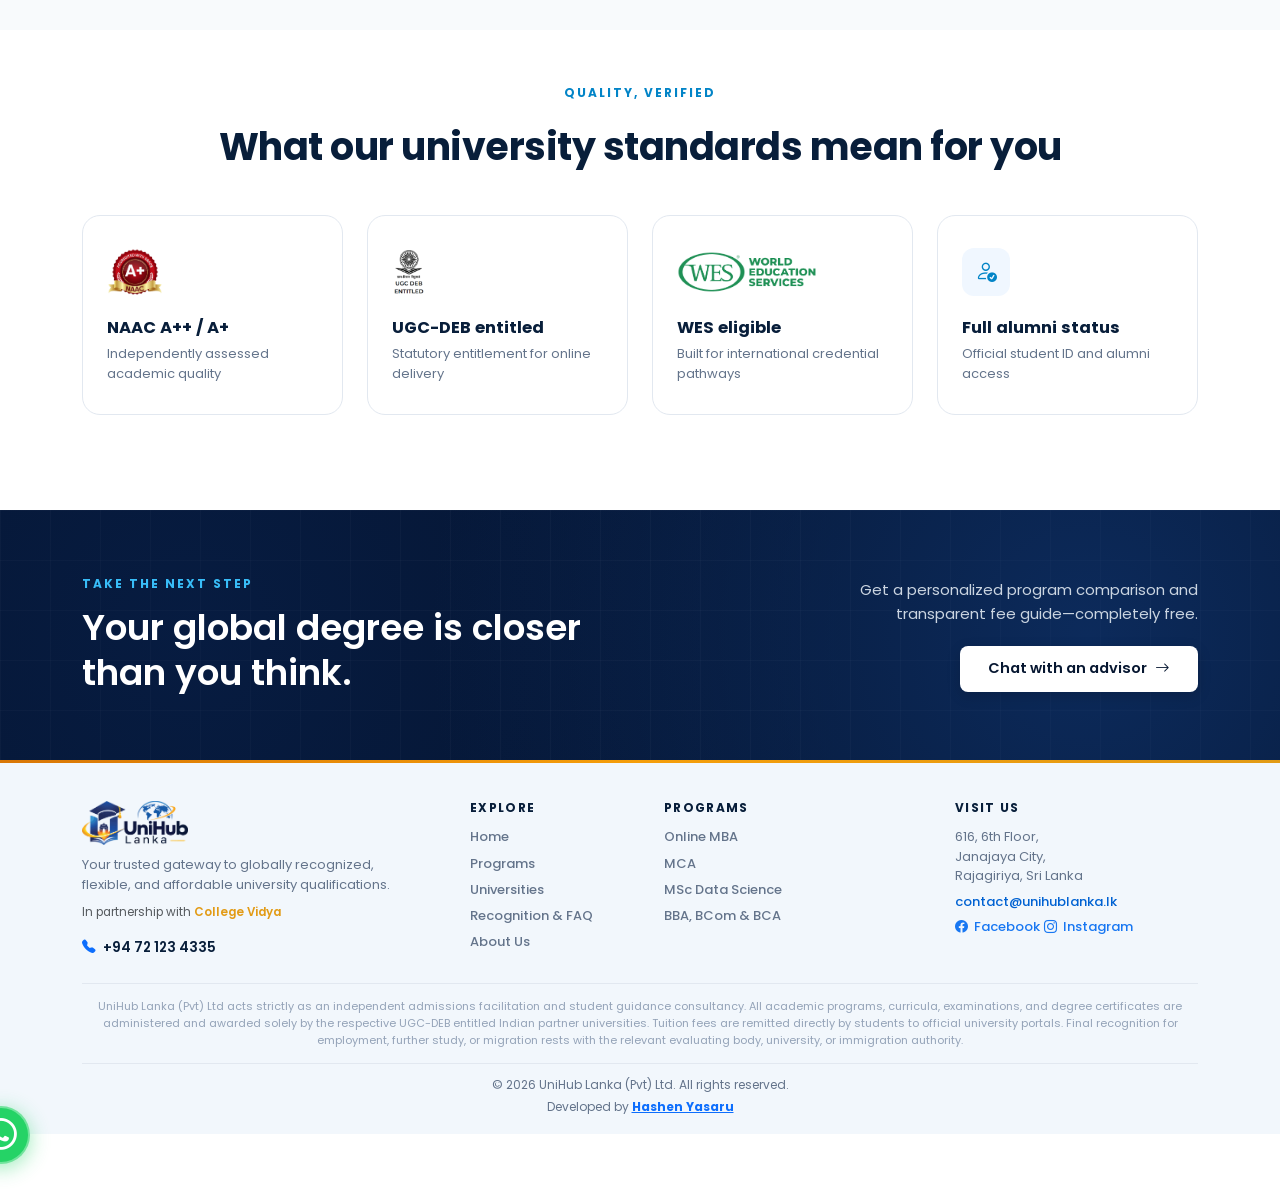
<file: universities.html>
<!DOCTYPE html>
<html lang="en">

<head>
  <meta charset="UTF-8">
  <meta name="viewport" content="width=device-width, initial-scale=1.0">
  <title>Partner Universities - UniHub Lanka</title>

  <!-- Google Fonts: Poppins -->
  <link rel="preconnect" href="https://fonts.googleapis.com">
  <link rel="preconnect" href="https://fonts.gstatic.com" crossorigin>
  <link href="https://fonts.googleapis.com/css2?family=Poppins:wght@400;500;600;700;800&display=swap" rel="stylesheet">

  <!-- Bootstrap 5 CSS -->
  <link href="https://cdn.jsdelivr.net/npm/bootstrap@5.3.3/dist/css/bootstrap.min.css" rel="stylesheet">

  <!-- Bootstrap Icons -->
  <link rel="stylesheet" href="https://cdn.jsdelivr.net/npm/bootstrap-icons@1.11.3/font/bootstrap-icons.min.css">

  <!-- Custom CSS -->
  <link rel="stylesheet" href="css/style.css">
  <!-- Animation System CSS -->
  <link rel="stylesheet" href="css/animations.css">
  <script>document.documentElement.classList.add('js');</script>
</head>

<body>

  <!-- ===================================================
       TOP ANNOUNCEMENT BAR (Top Strip)
       =================================================== -->
  <header class="top-bar">
    <div class="container-fluid px-lg-5 px-3">
      <div class="d-flex flex-wrap justify-content-between align-items-center gap-2">

        <!-- Left: Trust Badges -->
        <div class="d-flex align-items-center flex-wrap">
          <span class="top-bar-badge">
            <i class="bi bi-shield-check"></i> Direct University Fee Payments Only
          </span>
          <span class="top-bar-divider-dot">•</span>
          <span class="text-white-50">UGC-DEB Entitled & NAAC A++/A+ Partner Universities</span>
        </div>

        <!-- Right: Contact & Location Info -->
        <div class="d-none d-md-flex align-items-center">
          <a href="tel:+94721234335" class="top-bar-info">
            <i class="bi bi-telephone-fill small"></i> +94 72 12 34 335
          </a>
          <span class="top-bar-sep">|</span>
          <span class="top-bar-info">
            616, 6th Floor, Jana Jaya City, Rajagiriya
          </span>
        </div>

      </div>
    </div>
  </header>

  <!-- ===================================================
       MAIN NAVIGATION BAR
       =================================================== -->
  <nav class="navbar navbar-expand-lg main-navbar">
    <div class="container-fluid px-lg-5 px-3">

      <!-- Logo & Brand Name -->
      <a class="brand-wrapper" href="index.html">
        <img src="assest/1.png" alt="UniHub Lanka Logo" class="brand-emblem">
        <div class="brand-text-group">
          <span class="brand-title">UniHub Lanka</span>
          <span class="brand-subtitle">GATEWAY TO GLOBAL DEGREES</span>
        </div>
      </a>

      <!-- Mobile Hamburger Toggler Button -->
      <button class="navbar-toggler border-0 shadow-none" type="button" data-bs-toggle="collapse"
        data-bs-target="#unihubNavbar" aria-controls="unihubNavbar" aria-expanded="false"
        aria-label="Toggle navigation">
        <i class="bi bi-list fs-1 text-dark"></i>
      </button>

      <!-- Nav Links & CTA -->
      <div class="collapse navbar-collapse" id="unihubNavbar">

        <!-- Navigation Links -->
        <ul class="navbar-nav mx-auto mb-2 mb-lg-0">
          <li class="nav-item">
            <a class="nav-link" href="index.html">Home</a>
          </li>
          <li class="nav-item">
            <a class="nav-link" href="programs.html">Degree Programs</a>
          </li>
          <li class="nav-item">
            <a class="nav-link active" aria-current="page" href="universities.html">Partner Universities</a>
          </li>
          <li class="nav-item">
            <a class="nav-link" href="admissions-faq.html">Admissions & FAQ</a>
          </li>
          <li class="nav-item">
            <a class="nav-link" href="about.html">About Us & Contact</a>
          </li>
        </ul>

        <!-- Right CTA Button -->
        <div class="nav-cta-wrapper d-flex align-items-center">
          <a href="https://wa.me/94721234335" target="_blank" rel="noopener noreferrer" class="btn-whatsapp-advisor">
            WhatsApp Advisor
          </a>
        </div>

      </div>

    </div>
  </nav>

  <!-- ===================================================
       HERO BANNER SECTION
       =================================================== -->
  <section class="programs-hero">
    <div class="container position-relative" style="z-index: 2;">
      <span class="hero-tag">PARTNER UNIVERSITIES</span>
      <h1 class="programs-hero-title">
        Accredited excellence.<br class="d-none d-md-inline"> Equivalent degree status.
      </h1>
      <p class="programs-hero-subtitle mb-0">
        We work with 100+ partner universities through our network partner <strong>College Vidya</strong>, one of
        India's leading online education platforms. This lets UniHub Lanka offer a wide catalog of UGC-DEB entitled
        online programs from top NAAC-accredited universities, with a single point of guidance and admission support.
        Below are our top-ranked partner universities.
      </p>
    </div>
  </section>

  <!-- ===================================================
       ACADEMIC STANDING TRUST STRIP
       =================================================== -->
  <div class="univ-trust-strip">
    <div class="container">
      <div class="d-flex flex-column flex-md-row justify-content-between align-items-start align-items-md-center gap-3">

        <div class="trust-strip-left">
          <i class="bi bi-shield-check trust-shield-icon"></i>
          <div>
            <h4 class="trust-strip-title">The same academic standing</h4>
            <p class="trust-strip-sub">Under UGC-DEB regulations, entitled online degrees hold the same academic
              equivalence as conventional on-campus degrees.</p>
          </div>
        </div>

        <div>
          <a href="admissions-faq.html" class="trust-strip-link">
            Understand recognition <i class="bi bi-arrow-right"></i>
          </a>
        </div>

      </div>
    </div>
  </div>

  <!-- ===================================================
       PARTNER UNIVERSITIES SECTION (TOP 10 PARTNERS)
       =================================================== -->
  <section class="partner-univ-section" id="universities-list" style="padding-top: 50px;">
    <div class="container">

      <!-- College Vidya Network Partner & Top-ranked Notice -->
      <div class="text-center" style="margin-bottom: 48px;">
        <div class="d-inline-flex flex-column align-items-center">
          <a href="https://collegevidya.in/partner-online-courses/?source_campaign=Influencer&campaign_name=INF8800&ad_group_name=email&ads_name=3286&partner_type=LOM&gad_source=1"
            target="_blank" rel="noopener noreferrer" class="d-inline-block p-2 bg-white rounded-3 shadow-sm"
            style="border: 1px solid #E2E8F0; box-shadow: 0 4px 16px rgba(15, 23, 42, 0.08); transition: transform 0.2s ease;">
            <img src="assest/collage-vidya.png" alt="College Vidya – Partner Network"
              style="height: 42px; width: auto; object-fit: contain; display: block;">
          </a>
          <span class="fw-bold mt-2 text-uppercase"
            style="font-size: 11px; letter-spacing: 0.8px; color: #64748B;">Network Partner</span>
        </div>
        <p class="fw-semibold mt-3 mb-0" style="font-size: 15px; color: #475569; letter-spacing: 0.3px;">
          Showing our top-ranked partners out of 100+ universities.
        </p>
      </div>

      <div class="row g-4">

        <!-- University 1: Manipal University Jaipur -->
        <div class="col-lg-6 col-12">
          <div class="univ-card">
            <div>
              <div class="univ-card-top">
                <div class="univ-logo-box">
                  <img src="assest/Manipal University Jaipur-nobg.png" alt="Manipal University Jaipur Logo"
                    loading="lazy">
                </div>
                <div class="univ-naac-badge">
                  <div class="naac-grade">NAAC A+</div>
                  <div class="naac-label">ACCREDITED</div>
                </div>
              </div>

              <span class="univ-tag">ONLINE MANIPAL</span>
              <h3 class="univ-title">Manipal University Jaipur</h3>
              <p class="univ-desc">
                Renowned for management, IT, and data science programs, backed by the trusted legacy of the Manipal
                Education Group.
              </p>

              <div class="univ-checklist">
                <div class="univ-check-item">
                  <i class="bi bi-patch-check-fill"></i>
                  <span>NAAC A+ · UGC-DEB Entitled · WES Eligible · NIRF Ranked</span>
                </div>
                <div class="univ-check-item">
                  <i class="bi bi-mortarboard-fill"></i>
                  <span><strong>Programs:</strong> Online MBA, MCA, MCom, MA, BBA, BCA, BCom</span>
                </div>
              </div>
            </div>

            <div class="univ-card-footer">
              <a href="https://wa.me/94721234335?text=Hello%20UniHub%20Lanka,%20I%20would%20like%20to%20explore%20programs%20at%20Manipal%20University%20Jaipur."
                target="_blank" rel="noopener noreferrer" class="univ-explore-link">
                <span>Explore university options</span>
                <i class="bi bi-arrow-right"></i>
              </a>
            </div>
          </div>
        </div>

        <!-- University 2: Amity University Online -->
        <div class="col-lg-6 col-12">
          <div class="univ-card">
            <div>
              <div class="univ-card-top">
                <div class="univ-logo-box">
                  <img src="assest/Amity University Online-nobg.png" alt="Amity University Online Logo" loading="lazy">
                </div>
                <div class="univ-naac-badge">
                  <div class="naac-grade">NAAC A+</div>
                  <div class="naac-label">ACCREDITED</div>
                </div>
              </div>

              <span class="univ-tag">INDIA'S ONLINE EDUCATION PIONEER</span>
              <h3 class="univ-title">Amity University Online</h3>
              <p class="univ-desc">
                India’s first university to receive UGC approval for online degrees, with globally recognized business
                school credentials.
              </p>

              <div class="univ-checklist">
                <div class="univ-check-item">
                  <i class="bi bi-patch-check-fill"></i>
                  <span>NAAC A+ · UGC-DEB Entitled · QS Ranked Online MBA · WES Eligible</span>
                </div>
                <div class="univ-check-item">
                  <i class="bi bi-mortarboard-fill"></i>
                  <span><strong>Programs:</strong> Online MBA, MCA, MSc Data Science, MCom, MA, BBA, BCA, BCom,
                    BA</span>
                </div>
              </div>
            </div>

            <div class="univ-card-footer">
              <a href="https://wa.me/94721234335?text=Hello%20UniHub%20Lanka,%20I%20would%20like%20to%20explore%20programs%20at%20Amity%20University%20Online."
                target="_blank" rel="noopener noreferrer" class="univ-explore-link">
                <span>Explore university options</span>
                <i class="bi bi-arrow-right"></i>
              </a>
            </div>
          </div>
        </div>

        <!-- University 3: Lovely Professional University -->
        <div class="col-lg-6 col-12">
          <div class="univ-card">
            <div>
              <div class="univ-card-top">
                <div class="univ-logo-box">
                  <img src="assest/Lovely Professional University-nobg.png" alt="Lovely Professional University Logo"
                    loading="lazy">
                </div>
                <div class="univ-naac-badge">
                  <div class="naac-grade">NAAC A++</div>
                  <div class="naac-label">ACCREDITED</div>
                </div>
              </div>

              <span class="univ-tag">LPU ONLINE</span>
              <h3 class="univ-title">Lovely Professional University</h3>
              <p class="univ-desc">
                Recognized for interactive digital learning experiences and contemporary curricula aligned with top
                industries.
              </p>

              <div class="univ-checklist">
                <div class="univ-check-item">
                  <i class="bi bi-patch-check-fill"></i>
                  <span>NAAC A++ · UGC-DEB Entitled · NIRF Top 50 · WES Eligible</span>
                </div>
                <div class="univ-check-item">
                  <i class="bi bi-mortarboard-fill"></i>
                  <span><strong>Programs:</strong> Online MBA, MCA, MSc Data Science, MCom, MA, BBA, BCA, BCom,
                    BA</span>
                </div>
              </div>
            </div>

            <div class="univ-card-footer">
              <a href="https://wa.me/94721234335?text=Hello%20UniHub%20Lanka,%20I%20would%20like%20to%20explore%20programs%20at%20Lovely%20Professional%20University."
                target="_blank" rel="noopener noreferrer" class="univ-explore-link">
                <span>Explore university options</span>
                <i class="bi bi-arrow-right"></i>
              </a>
            </div>
          </div>
        </div>

        <!-- University 4: Chandigarh University -->
        <div class="col-lg-6 col-12">
          <div class="univ-card">
            <div>
              <div class="univ-card-top">
                <div class="univ-logo-box">
                  <img src="assest/Chandigarh University-nobg.png" alt="Chandigarh University Logo" loading="lazy">
                </div>
                <div class="univ-naac-badge">
                  <div class="naac-grade">NAAC A+</div>
                  <div class="naac-label">ACCREDITED</div>
                </div>
              </div>

              <span class="univ-tag">CU ONLINE</span>
              <h3 class="univ-title">Chandigarh University</h3>
              <p class="univ-desc">
                Ranked among India’s leading institutions for employability, research outcomes, and innovative teaching.
              </p>

              <div class="univ-checklist">
                <div class="univ-check-item">
                  <i class="bi bi-patch-check-fill"></i>
                  <span>NAAC A+ · UGC-DEB Entitled · QS Asia Ranked · WES Eligible</span>
                </div>
                <div class="univ-check-item">
                  <i class="bi bi-mortarboard-fill"></i>
                  <span><strong>Programs:</strong> Online MBA, MCA, MSc Data Science, MSc Maths, MCom, MA, BBA, BCA,
                    BA</span>
                </div>
              </div>
            </div>

            <div class="univ-card-footer">
              <a href="https://wa.me/94721234335?text=Hello%20UniHub%20Lanka,%20I%20would%20like%20to%20explore%20programs%20at%20Chandigarh%20University."
                target="_blank" rel="noopener noreferrer" class="univ-explore-link">
                <span>Explore university options</span>
                <i class="bi bi-arrow-right"></i>
              </a>
            </div>
          </div>
        </div>

        <!-- University 5: Vivekananda Global University (VGU) -->
        <div class="col-lg-6 col-12">
          <div class="univ-card">
            <div>
              <div class="univ-card-top">
                <div class="univ-logo-box">
                  <img src="assest/Vivekananda Global University.png" alt="Vivekananda Global University Logo" loading="lazy">
                </div>
                <div class="univ-naac-badge">
                  <div class="naac-grade">NAAC A+</div>
                  <div class="naac-label">ACCREDITED</div>
                </div>
              </div>

              <span class="univ-tag">VGU ONLINE</span>
              <h3 class="univ-title">Vivekananda Global University</h3>
              <p class="univ-desc">
                Affordable, high-quality accredited online degrees with industry-relevant specializations and flexible
                scheduling.
              </p>

              <div class="univ-checklist">
                <div class="univ-check-item">
                  <i class="bi bi-patch-check-fill"></i>
                  <span>NAAC A+ · UGC-DEB Entitled · WES Eligible (from LKR 140k/Sem)</span>
                </div>
                <div class="univ-check-item">
                  <i class="bi bi-mortarboard-fill"></i>
                  <span><strong>Programs:</strong> Online MBA (HRM, Healthcare), MCA, MSc, MA, BBA, BCA, BA</span>
                </div>
              </div>
            </div>

            <div class="univ-card-footer">
              <a href="https://wa.me/94721234335?text=Hello%20UniHub%20Lanka,%20I%20would%20like%20to%20explore%20programs%20at%20Vivekananda%20Global%20University."
                target="_blank" rel="noopener noreferrer" class="univ-explore-link">
                <span>Explore university options</span>
                <i class="bi bi-arrow-right"></i>
              </a>
            </div>
          </div>
        </div>

        <!-- University 6: JAIN (Deemed-to-be University) -->
        <div class="col-lg-6 col-12">
          <div class="univ-card">
            <div>
              <div class="univ-card-top">
                <div class="univ-logo-box">
                  <img src="assest/JAIN (Deemed-to-be University).png" alt="JAIN (Deemed-to-be University) Logo" loading="lazy">
                </div>
                <div class="univ-naac-badge">
                  <div class="naac-grade">NAAC A++</div>
                  <div class="naac-label">ACCREDITED</div>
                </div>
              </div>

              <span class="univ-tag">JAIN ONLINE</span>
              <h3 class="univ-title">JAIN (Deemed-to-be University)</h3>
              <p class="univ-desc">
                A prestigious NIRF Top 100 institution offering career-focused programs in business, technology, and
                commerce.
              </p>

              <div class="univ-checklist">
                <div class="univ-check-item">
                  <i class="bi bi-patch-check-fill"></i>
                  <span>NAAC A++ · UGC-DEB Entitled · NIRF Top 100 · WES Eligible</span>
                </div>
                <div class="univ-check-item">
                  <i class="bi bi-mortarboard-fill"></i>
                  <span><strong>Programs:</strong> Online MBA, MCA, MCom, MA, BBA, BCA, BCom</span>
                </div>
              </div>
            </div>

            <div class="univ-card-footer">
              <a href="https://wa.me/94721234335?text=Hello%20UniHub%20Lanka,%20I%20would%20like%20to%20explore%20programs%20at%20JAIN%20University."
                target="_blank" rel="noopener noreferrer" class="univ-explore-link">
                <span>Explore university options</span>
                <i class="bi bi-arrow-right"></i>
              </a>
            </div>
          </div>
        </div>

        <!-- University 7: NMIMS Online -->
        <div class="col-lg-6 col-12">
          <div class="univ-card">
            <div>
              <div class="univ-card-top">
                <div class="univ-logo-box">
                  <img src="assest/NMIMS Online.png" alt="NMIMS Online Logo" loading="lazy">
                </div>
                <div class="univ-naac-badge">
                  <div class="naac-grade">NAAC A++</div>
                  <div class="naac-label">ACCREDITED</div>
                </div>
              </div>

              <span class="univ-tag">NARSEE MONJEE INSTITUTE</span>
              <h3 class="univ-title">NMIMS Online</h3>
              <p class="univ-desc">
                One of India’s benchmark business management institutions holding Category-I Autonomy and top
                accreditations.
              </p>

              <div class="univ-checklist">
                <div class="univ-check-item">
                  <i class="bi bi-patch-check-fill"></i>
                  <span>NAAC A++ · UGC-DEB Entitled · Category-I Autonomy · WES Eligible</span>
                </div>
                <div class="univ-check-item">
                  <i class="bi bi-mortarboard-fill"></i>
                  <span><strong>Programs:</strong> Online MBA, Executive MBA, BBA, BCom</span>
                </div>
              </div>
            </div>

            <div class="univ-card-footer">
              <a href="https://wa.me/94721234335?text=Hello%20UniHub%20Lanka,%20I%20would%20like%20to%20explore%20programs%20at%20NMIMS%20Online."
                target="_blank" rel="noopener noreferrer" class="univ-explore-link">
                <span>Explore university options</span>
                <i class="bi bi-arrow-right"></i>
              </a>
            </div>
          </div>
        </div>

        <!-- University 8: Symbiosis School (SSODL) -->
        <div class="col-lg-6 col-12">
          <div class="univ-card">
            <div>
              <div class="univ-card-top">
                <div class="univ-logo-box">
                  <img src="assest/Symbiosis School (SSODL).png" alt="Symbiosis School (SSODL) Logo" loading="lazy">
                </div>
                <div class="univ-naac-badge">
                  <div class="naac-grade">NAAC A++</div>
                  <div class="naac-label">ACCREDITED</div>
                </div>
              </div>

              <span class="univ-tag">SSODL ONLINE</span>
              <h3 class="univ-title">Symbiosis School (SSODL)</h3>
              <p class="univ-desc">
                Nationally ranked NIRF Top 35 institution acclaimed for excellence in executive education and applied
                management.
              </p>

              <div class="univ-checklist">
                <div class="univ-check-item">
                  <i class="bi bi-patch-check-fill"></i>
                  <span>NAAC A++ · UGC-DEB Entitled · NIRF Top 35 · WES Eligible</span>
                </div>
                <div class="univ-check-item">
                  <i class="bi bi-mortarboard-fill"></i>
                  <span><strong>Programs:</strong> Online MBA, MSc (Data Science/Econ), BBA, BCA, BSc</span>
                </div>
              </div>
            </div>

            <div class="univ-card-footer">
              <a href="https://wa.me/94721234335?text=Hello%20UniHub%20Lanka,%20I%20would%20like%20to%20explore%20programs%20at%20Symbiosis%20SSODL."
                target="_blank" rel="noopener noreferrer" class="univ-explore-link">
                <span>Explore university options</span>
                <i class="bi bi-arrow-right"></i>
              </a>
            </div>
          </div>
        </div>

        <!-- University 9: D.Y. Patil Vidyapeeth -->
        <div class="col-lg-6 col-12">
          <div class="univ-card">
            <div>
              <div class="univ-card-top">
                <div class="univ-logo-box">
                  <img src="assest/D.Y. Patil Vidyapeeth.png" alt="D.Y. Patil Vidyapeeth Logo" loading="lazy">
                </div>
                <div class="univ-naac-badge">
                  <div class="naac-grade">NAAC A++</div>
                  <div class="naac-label">ACCREDITED</div>
                </div>
              </div>

              <span class="univ-tag">DPU ONLINE</span>
              <h3 class="univ-title">D.Y. Patil Vidyapeeth</h3>
              <p class="univ-desc">
                Distinguished institution with NIRF Top 50 status, notable for specialized programs in Healthcare
                Management and IT.
              </p>

              <div class="univ-checklist">
                <div class="univ-check-item">
                  <i class="bi bi-patch-check-fill"></i>
                  <span>NAAC A++ · UGC-DEB Entitled · NIRF Top 50 · WES Eligible</span>
                </div>
                <div class="univ-check-item">
                  <i class="bi bi-mortarboard-fill"></i>
                  <span><strong>Programs:</strong> Online MBA (Healthcare Mgt), MCA, BBA, BCA, BA</span>
                </div>
              </div>
            </div>

            <div class="univ-card-footer">
              <a href="https://wa.me/94721234335?text=Hello%20UniHub%20Lanka,%20I%20would%20like%20to%20explore%20programs%20at%20DY%20Patil%20Vidyapeeth."
                target="_blank" rel="noopener noreferrer" class="univ-explore-link">
                <span>Explore university options</span>
                <i class="bi bi-arrow-right"></i>
              </a>
            </div>
          </div>
        </div>

        <!-- University 10: SRM Institute of Science & Tech -->
        <div class="col-lg-6 col-12">
          <div class="univ-card">
            <div>
              <div class="univ-card-top">
                <div class="univ-logo-box">
                  <img src="assest/SRM Institute of Science & Tech.png" alt="SRM Institute of Science & Tech Logo" loading="lazy">
                </div>
                <div class="univ-naac-badge">
                  <div class="naac-grade">NAAC A++</div>
                  <div class="naac-label">ACCREDITED</div>
                </div>
              </div>

              <span class="univ-tag">SRM ONLINE</span>
              <h3 class="univ-title">SRM Institute of Science & Tech</h3>
              <p class="univ-desc">
                NIRF Top 20 premier technological and management powerhouse known for high academic quality and industry
                ties.
              </p>

              <div class="univ-checklist">
                <div class="univ-check-item">
                  <i class="bi bi-patch-check-fill"></i>
                  <span>NAAC A++ · UGC-DEB Entitled · NIRF Top 20 · WES Eligible</span>
                </div>
                <div class="univ-check-item">
                  <i class="bi bi-mortarboard-fill"></i>
                  <span><strong>Programs:</strong> Online MBA, MCA, BBA, BCom</span>
                </div>
              </div>
            </div>

            <div class="univ-card-footer">
              <a href="https://wa.me/94721234335?text=Hello%20UniHub%20Lanka,%20I%20would%20like%20to%20explore%20programs%20at%20SRM%20Institute%20of%20Science%20and%20Technology."
                target="_blank" rel="noopener noreferrer" class="univ-explore-link">
                <span>Explore university options</span>
                <i class="bi bi-arrow-right"></i>
              </a>
            </div>
          </div>
        </div>

      </div>
    </div>
  </section>

  <!-- ===================================================
       STANDARDS MEAN FOR YOU SECTION
       =================================================== -->
  <section class="univ-standards-section">
    <div class="container text-center">

      <span class="section-tag-blue">QUALITY, VERIFIED</span>
      <h2 class="standards-section-title">What our university standards mean for you</h2>

      <div class="row g-4 text-start">

        <!-- Standard 1: NAAC A++ / A+ -->
        <div class="col-lg-3 col-md-6 col-12">
          <div class="standard-item-card">
            <div class="standard-logo-wrap">
              <img src="assest/NAAC A+-nobg.png" alt="NAAC A+ Accreditation">
            </div>
            <h3 class="standard-card-title">NAAC A++ / A+</h3>
            <p class="standard-card-desc">Independently assessed academic quality</p>
          </div>
        </div>

        <!-- Standard 2: UGC-DEB entitled -->
        <div class="col-lg-3 col-md-6 col-12">
          <div class="standard-item-card">
            <div class="standard-logo-wrap">
              <img src="assest/UGC-DEB entitled-nobg.png" alt="UGC-DEB Entitlement">
            </div>
            <h3 class="standard-card-title">UGC-DEB entitled</h3>
            <p class="standard-card-desc">Statutory entitlement for online delivery</p>
          </div>
        </div>

        <!-- Standard 3: WES eligible -->
        <div class="col-lg-3 col-md-6 col-12">
          <div class="standard-item-card">
            <div class="standard-logo-wrap">
              <img src="assest/WES eligible-nobg.png" alt="WES Eligible">
            </div>
            <h3 class="standard-card-title">WES eligible</h3>
            <p class="standard-card-desc">Built for international credential pathways</p>
          </div>
        </div>

        <!-- Standard 4: Full alumni status -->
        <div class="col-lg-3 col-md-6 col-12">
          <div class="standard-item-card">
            <div class="standard-logo-wrap">
              <div class="standard-icon-box">
                <i class="bi bi-person-check"></i>
              </div>
            </div>
            <h3 class="standard-card-title">Full alumni status</h3>
            <p class="standard-card-desc">Official student ID and alumni access</p>
          </div>
        </div>

      </div>

    </div>
  </section>

  <!-- ===================================================
       PRE-FOOTER CTA STRIP
       =================================================== -->
  <section class="pre-footer-cta">
    <div class="container">
      <div class="row align-items-center justify-content-between g-4">

        <!-- Left Headline -->
        <div class="col-lg-6">
          <span class="cta-tagline">TAKE THE NEXT STEP</span>
          <h2 class="cta-heading">Your global degree is closer than you think.</h2>
        </div>

        <!-- Right Subtext & Button -->
        <div class="col-lg-5 col-xl-4 text-lg-end">
          <p class="cta-desc ms-lg-auto">Get a personalized program comparison and transparent fee guide—completely
            free.</p>
          <a href="https://wa.me/94721234335?text=Hello%20UniHub%20Lanka,%20I%20would%20like%20to%20chat%20with%20an%20advisor."
            target="_blank" rel="noopener noreferrer" class="btn-cta-white">
            Chat with an advisor <i class="bi bi-arrow-right"></i>
          </a>
        </div>

      </div>
    </div>
  </section>

  <!-- Gold Thin Accent Line -->
  <div class="gold-stripe-divider"></div>

  <!-- ===================================================
       GLOBAL SITE FOOTER
       =================================================== -->
  <footer class="site-footer">
    <div class="container">

      <!-- Top 4 Columns Grid -->
      <div class="row g-4 g-lg-5 justify-content-between">

        <!-- Column 1: Brand & Contact -->
        <div class="col-lg-4 col-md-6">
          <a href="index.html" class="d-inline-block">
            <img src="assest/unihub.png" alt="UniHub Lanka Logo" class="footer-logo">
          </a>
          <p class="footer-brand-desc">
            Your trusted gateway to globally recognized, flexible, and affordable university qualifications.
          </p>
          <p class="small text-muted mt-2 mb-3">
            In partnership with <a
              href="https://collegevidya.in/partner-online-courses/?source_campaign=Influencer&campaign_name=INF8800&ad_group_name=email&ads_name=3286&partner_type=LOM&gad_source=1"
              target="_blank" rel="noopener noreferrer" class="text-decoration-none fw-semibold"
              style="color: var(--accent-gold);">College Vidya</a>
          </p>
          <div>
            <a href="tel:+94721234335" class="footer-contact-item">
              <i class="bi bi-telephone-fill text-primary"></i> +94 72 123 4335
            </a>
          </div>
        </div>

        <!-- Column 2: Explore -->
        <div class="col-lg-2 col-md-6 col-6">
          <h4 class="footer-widget-title">EXPLORE</h4>
          <ul class="footer-links-list">
            <li><a href="index.html">Home</a></li>
            <li><a href="programs.html">Programs</a></li>
            <li><a href="universities.html">Universities</a></li>
            <li><a href="admissions-faq.html">Recognition & FAQ</a></li>
            <li><a href="about.html">About Us</a></li>
          </ul>
        </div>

        <!-- Column 3: Programs -->
        <div class="col-lg-3 col-md-6 col-6">
          <h4 class="footer-widget-title">PROGRAMS</h4>
          <ul class="footer-links-list">
            <li><a href="programs.html#degreeTabs">Online MBA</a></li>
            <li><a href="programs.html#degreeTabs">MCA</a></li>
            <li><a href="programs.html#degreeTabs">MSc Data Science</a></li>
            <li><a href="programs.html#degreeTabs">BBA, BCom & BCA</a></li>
          </ul>
        </div>

        <!-- Column 4: Visit Us -->
        <div class="col-lg-3 col-md-6">
          <h4 class="footer-widget-title">VISIT US</h4>
          <div class="footer-address">
            616, 6th Floor,<br>
            Janajaya City,<br>
            Rajagiriya, Sri Lanka
          </div>
          <a href="mailto:contact@unihublanka.lk" class="footer-email">
            contact@unihublanka.lk
          </a>
          <div>
            <a href="https://www.facebook.com/p/UniHub-Lanka-61596291643343/" target="_blank" rel="noopener noreferrer"
              class="footer-fb-link">
              <i class="bi bi-facebook"></i> Facebook
            </a>
            <a href="https://www.instagram.com/unihub_lanka?fqnt=M2hlaXMzdmpxa2N1" target="_blank"
              rel="noopener noreferrer" class="footer-fb-link">
              <i class="bi bi-instagram"></i> Instagram
            </a>
          </div>
        </div>

      </div>

      <!-- Mandatory Disclosure Text -->
      <div class="footer-disclosure">
        <p class="footer-disclosure-text" align="center">
          UniHub Lanka (Pvt) Ltd acts strictly as an independent admissions facilitation and student guidance
          consultancy. All academic programs, curricula, examinations, and degree certificates are administered and
          awarded solely by the respective UGC-DEB entitled Indian partner universities. Tuition fees are remitted
          directly by students to official university portals. Final recognition for employment, further study, or
          migration rests with the relevant evaluating body, university, or immigration authority.
        </p>
      </div>

      <!-- Bottom Credits Bar -->
      <div class="footer-bottom-bar">
        <div class="mb-1">© 2026 UniHub Lanka (Pvt) Ltd. All rights reserved.</div>
        <div>Developed by <span class="developer-credit"><a href="https://www.linkedin.com/in/hashen-yasaru/ ">Hashen
              Yasaru</a></span></div>
      </div>

    </div>
  </footer>

  <!-- ===================================================
       FLOATING WHATSAPP BUTTON (On all pages)
       =================================================== -->
  <a href="https://wa.me/94721234335" target="_blank" rel="noopener noreferrer" class="floating-whatsapp"
    aria-label="Chat on WhatsApp">
    <i class="bi bi-whatsapp"></i>
  </a>

  <!-- Bootstrap 5 JS Bundle -->
  <script src="https://cdn.jsdelivr.net/npm/bootstrap@5.3.3/dist/js/bootstrap.bundle.min.js"></script>
  <!-- Animation Engine -->
  <script src="js/animations.js" defer></script>
</body>

</html>
</file>
<file: css/style.css>
/* UniHub Lanka Custom Stylesheet */
:root {
  --primary-navy: #081e3a;
  --navy-dark: #051427;
  --navy-hero-start: #0c2759;
  --navy-hero-end: #041026;
  --accent-gold: #e29b16;
  --gold-text: #b68222;
  --check-gold: #f59e0b;
  --tag-blue: #38bdf8;
  --nav-text: #374151;
  --nav-text-hover: #081e3a;
  --light-bg: #f8fafc;
  --border-color: #e5e7eb;
  --header-height: 94px;
}

body {
  font-family: 'Poppins', sans-serif;
  color: var(--nav-text);
  background-color: #ffffff;
  margin: 0;
  padding: 0;
  overflow-x: hidden;
}

/* ===================================================
   1. TOP ANNOUNCEMENT BAR
   =================================================== */
.top-bar {
  background-color: var(--primary-navy);
  color: #f1f5f9;
  font-size: 12.5px;
  font-weight: 500;
  padding: 5px 0;
  border-bottom: 1px solid rgba(255, 255, 255, 0.08);
}

.top-bar a {
  color: inherit;
  text-decoration: none;
  transition: opacity 0.2s ease;
}

.top-bar a:hover {
  opacity: 0.85;
}

.top-bar-badge {
  color: var(--accent-gold);
  font-weight: 600;
  display: inline-flex;
  align-items: center;
  gap: 6px;
}

.top-bar-divider-dot {
  display: inline-block;
  margin: 0 8px;
  opacity: 0.7;
}

.top-bar-sep {
  display: inline-block;
  margin: 0 14px;
  opacity: 0.4;
  font-weight: 300;
}

.top-bar-info {
  display: inline-flex;
  align-items: center;
  gap: 6px;
}

/* ===================================================
   2. MAIN NAVIGATION BAR
   =================================================== */
.main-navbar {
  background-color: #ffffff;
  padding: 8px 0;
  box-shadow: 0 2px 12px rgba(8, 30, 58, 0.06);
  position: sticky;
  top: 0;
  z-index: 1030;
}

/* Brand Logo */
.brand-wrapper {
  display: flex;
  align-items: center;
  gap: 12px;
  text-decoration: none;
}

.brand-emblem {
  height: 46px;
  width: auto;
  object-fit: contain;
}

.brand-text-group {
  display: flex;
  flex-direction: column;
  line-height: 1.15;
}

.brand-title {
  font-size: 22px;
  font-weight: 800;
  color: var(--primary-navy);
  letter-spacing: -0.3px;
  margin: 0;
}

.brand-subtitle {
  font-size: 9.5px;
  font-weight: 700;
  color: var(--gold-text);
  letter-spacing: 1.6px;
  text-transform: uppercase;
  margin-top: 2px;
}

/* Nav Links */
.navbar-nav .nav-item {
  position: relative;
  margin: 0 4px;
}

.navbar-nav .nav-link {
  font-size: 14.5px;
  font-weight: 600;
  color: #4b5563;
  padding: 10px 16px !important;
  transition: color 0.2s ease;
  position: relative;
}

.navbar-nav .nav-link:hover {
  color: var(--primary-navy);
}

.navbar-nav .nav-link.active {
  color: var(--primary-navy);
}

/* Active bottom line indicator matching screenshot */
.navbar-nav .nav-link.active::after {
  content: '';
  position: absolute;
  bottom: 2px;
  left: 16px;
  right: 16px;
  height: 3px;
  background-color: var(--primary-navy);
  border-radius: 2px;
}

/* WhatsApp Advisor CTA Button in Navbar */
.btn-whatsapp-advisor {
  background-color: var(--primary-navy);
  color: #ffffff !important;
  font-size: 14px;
  font-weight: 600;
  padding: 10px 24px;
  border-radius: 50px;
  text-decoration: none;
  display: inline-flex;
  align-items: center;
  justify-content: center;
  gap: 8px;
  transition: all 0.25s ease;
  border: 1.5px solid var(--primary-navy);
  white-space: nowrap;
}

.btn-whatsapp-advisor:hover {
  background-color: #0d2c54;
  border-color: #0d2c54;
  transform: translateY(-1px);
  box-shadow: 0 4px 14px rgba(8, 30, 58, 0.2);
}

/* ===================================================
   3. FLOATING WHATSAPP BUTTON (Present on all pages)
   =================================================== */
.floating-whatsapp {
  position: fixed;
  bottom: 28px;
  right: 28px;
  z-index: 1050;
  display: flex;
  align-items: center;
  justify-content: center;
  width: 58px;
  height: 58px;
  background-color: #25d366;
  color: #ffffff !important;
  border-radius: 50%;
  font-size: 32px;
  box-shadow: 0 4px 20px rgba(37, 211, 102, 0.45);
  transition: transform 0.25s ease, box-shadow 0.25s ease;
  text-decoration: none;
  border: 2px solid rgba(255, 255, 255, 0.35);
}

.floating-whatsapp:hover {
  transform: scale(1.08) translateY(-2px);
  box-shadow: 0 8px 25px rgba(37, 211, 102, 0.6);
  color: #ffffff;
}

/* ===================================================
   4. DEGREE PROGRAMS HERO SECTION
   =================================================== */
.programs-hero {
  position: relative;
  background-color: #05142f;
  background-image:
    radial-gradient(circle at 75% 25%, #0f346e 0%, transparent 55%),
    radial-gradient(circle at 20% 80%, #08214d 0%, transparent 60%),
    linear-gradient(rgba(255, 255, 255, 0.05) 1px, transparent 1px),
    linear-gradient(90deg, rgba(255, 255, 255, 0.05) 1px, transparent 1px);
  background-size: 100% 100%, 100% 100%, 55px 55px, 55px 55px;
  background-position: 0 0, 0 0, -1px -1px, -1px -1px;
  color: #ffffff;
  padding: 100px 0 110px;
  overflow: hidden;
  text-align: center;
}

/* Faint Decorative Background Ring (as seen in screenshot top-right) */
.programs-hero::before {
  content: '';
  position: absolute;
  top: -120px;
  right: 15%;
  width: 550px;
  height: 550px;
  border-radius: 50%;
  border: 1px solid rgba(255, 255, 255, 0.06);
  pointer-events: none;
}

.programs-hero::after {
  content: '';
  position: absolute;
  top: -200px;
  right: 10%;
  width: 750px;
  height: 750px;
  border-radius: 50%;
  border: 1px solid rgba(255, 255, 255, 0.04);
  pointer-events: none;
}

/* Programs Pill Tag */
.hero-tag {
  display: inline-block;
  color: var(--tag-blue);
  font-size: 13px;
  font-weight: 700;
  letter-spacing: 2.5px;
  text-transform: uppercase;
  margin-bottom: 22px;
}

/* Programs Main Title */
.programs-hero-title {
  font-size: 52px;
  font-weight: 600;
  line-height: 1.2;
  color: #ffffff;
  max-width: 900px;
  margin: 0 auto 20px auto;
  letter-spacing: -0.5px;
}

/* Programs Subtitle */
.programs-hero-subtitle {
  font-size: 16.5px;
  font-weight: 400;
  line-height: 1.65;
  color: #cbd5e1;
  max-width: 720px;
  margin: 0 auto 36px auto;
}

/* Feature Check Badges Row */
.programs-hero-features {
  display: flex;
  align-items: center;
  justify-content: center;
  flex-wrap: wrap;
  gap: 32px;
}

.hero-feature-item {
  display: inline-flex;
  align-items: center;
  gap: 8px;
  font-size: 15px;
  font-weight: 500;
  color: #f1f5f9;
}

.hero-feature-check {
  color: var(--check-gold);
  font-size: 16px;
  font-weight: 800;
  display: inline-flex;
  align-items: center;
  justify-content: center;
}

/* ===================================================
   5. RESPONSIVE CUSTOMIZATIONS
   =================================================== */
@media (max-width: 991.98px) {
  .top-bar {
    font-size: 11.5px;
    padding: 6px 0;
  }

  .top-bar-sep {
    margin: 0 8px;
  }

  .navbar-nav {
    padding: 16px 0 10px;
  }

  .navbar-nav .nav-link.active::after {
    left: 16px;
    right: auto;
    width: 40px;
    bottom: 4px;
  }

  .nav-cta-wrapper {
    margin-top: 12px;
    padding-bottom: 8px;
  }

  .brand-emblem {
    height: 44px;
  }

  .brand-title {
    font-size: 19px;
  }

  .brand-subtitle {
    font-size: 8.5px;
    letter-spacing: 1.2px;
  }

  .programs-hero {
    padding: 70px 0 80px;
  }

  .programs-hero-title {
    font-size: 36px;
  }

  .programs-hero-subtitle {
    font-size: 15px;
    padding: 0 15px;
  }

  .programs-hero-features {
    gap: 18px;
  }
}

@media (max-width: 575.98px) {
  .programs-hero-title {
    font-size: 28px;
  }

  .programs-hero-features {
    flex-direction: column;
    gap: 12px;
  }

  .floating-whatsapp {
    bottom: 20px;
    right: 20px;
    width: 50px;
    height: 50px;
    font-size: 28px;
  }
}

/* ===================================================
   6. DEGREE PROGRAMS SECTION & TABS (Balanced Brand Palette)
   =================================================== */
.programs-section {
  background-color: #f8fafc;
  padding: 65px 0 95px;
}

/* Tabs Toggle Pills Container */
.programs-tabs-nav {
  display: inline-flex;
  background-color: #ffffff;
  padding: 5px;
  border-radius: 10px;
  border: 1px solid #e2e8f0;
  box-shadow: 0 2px 8px rgba(8, 30, 58, 0.04);
}

.programs-tabs-nav .nav-link {
  color: #475569;
  font-size: 14.5px;
  font-weight: 600;
  padding: 10px 26px;
  border-radius: 8px;
  border: none;
  background-color: transparent;
  transition: all 0.2s ease;
}

.programs-tabs-nav .nav-link:hover:not(.active) {
  color: var(--primary-navy);
}

.programs-tabs-nav .nav-link.active {
  background-color: var(--primary-navy) !important;
  color: #ffffff !important;
  box-shadow: 0 3px 10px rgba(8, 30, 58, 0.25);
}

/* Program Card */
.program-item-card {
  background: #ffffff;
  border: 1px solid #e2e8f0;
  border-radius: 16px;
  padding: 30px 36px;
  margin-bottom: 22px;
  transition: transform 0.25s ease, box-shadow 0.25s ease, border-color 0.25s ease;
}

.program-item-card:hover {
  border-color: #cbd5e1;
  box-shadow: 0 10px 30px rgba(8, 30, 58, 0.07);
  transform: translateY(-2px);
}

/* Left Index Number */
.program-card-num {
  font-size: 14px;
  font-weight: 600;
  color: #94a3b8;
  min-width: 28px;
  letter-spacing: 0.5px;
}

/* Square Acronym Badge Box (Royal Blue + Soft Ice Tint, Gold on Hover) */
.program-badge-box {
  width: 76px;
  height: 76px;
  min-width: 76px;
  background-color: #f0f7ff;
  border: 1px solid #dbeafe;
  border-radius: 14px;
  display: flex;
  flex-direction: column;
  align-items: center;
  justify-content: center;
  gap: 3px;
  color: #0b57d0;
  transition: all 0.25s ease;
}

.program-item-card:hover .program-badge-box {
  background-color: #081e3a;
  border-color: #081e3a;
  color: #ffffff;
}

.program-badge-box i,
.program-badge-box svg {
  font-size: 24px;
  line-height: 1;
  color: #0b57d0;
  transition: color 0.25s ease;
}

.program-item-card:hover .program-badge-box i,
.program-item-card:hover .program-badge-box svg {
  color: var(--accent-gold);
}

.program-badge-box .badge-acronym {
  font-size: 13px;
  font-weight: 700;
  letter-spacing: 0.5px;
  color: #0b57d0;
  transition: color 0.25s ease;
}

.program-item-card:hover .program-badge-box .badge-acronym {
  color: #ffffff;
}

/* Tag Pill (Soft Royal Blue Accent) */
.program-level-tag {
  display: inline-block;
  background-color: #eff6ff;
  color: #1d4ed8;
  border: 1px solid #dbeafe;
  font-size: 10.5px;
  font-weight: 700;
  letter-spacing: 0.8px;
  text-transform: uppercase;
  padding: 3px 10px;
  border-radius: 4px;
  margin-bottom: 8px;
}

/* Title & Description */
.program-card-title {
  font-size: 22px;
  font-weight: 700;
  color: #081e3a;
  margin-bottom: 6px;
  letter-spacing: -0.2px;
}

.program-card-desc {
  font-size: 14px;
  color: #64748b;
  line-height: 1.55;
  margin-bottom: 18px;
}

/* Meta Info Items with Dual-Color Accents */
.program-meta-list {
  display: flex;
  flex-wrap: wrap;
  gap: 28px;
}

.program-meta-item {
  display: flex;
  align-items: flex-start;
  gap: 9px;
}

.program-meta-item:first-child i {
  color: #0b57d0;
  /* Duration Clock in Royal Blue */
  font-size: 16px;
  margin-top: 1px;
}

.program-meta-item:last-child i {
  color: #d97706;
  /* Minimum Entry Cap in Warm Gold */
  font-size: 16px;
  margin-top: 1px;
}

.program-meta-item .meta-label {
  font-size: 10px;
  font-weight: 700;
  color: #94a3b8;
  letter-spacing: 0.8px;
  text-transform: uppercase;
  margin-bottom: 1px;
}

.program-meta-item .meta-val {
  font-size: 13.5px;
  font-weight: 600;
  color: #1e293b;
}

/* Request Fee Guide Button (Gradient Royal Blue to Deep Navy) */
.btn-fee-guide {
  background: linear-gradient(135deg, #0d64d8 0%, #082d62 100%);
  color: #ffffff !important;
  font-size: 14px;
  font-weight: 600;
  padding: 12px 24px;
  border-radius: 8px;
  text-decoration: none;
  display: inline-flex;
  align-items: center;
  justify-content: center;
  gap: 9px;
  white-space: nowrap;
  transition: all 0.25s ease;
  border: none;
  box-shadow: 0 4px 14px rgba(13, 100, 216, 0.25);
}

.btn-fee-guide i {
  color: #fed7aa;
  transition: transform 0.2s ease;
}

.btn-fee-guide:hover {
  background: linear-gradient(135deg, #094eb0 0%, #051b3d 100%);
  transform: translateY(-2px);
  box-shadow: 0 6px 20px rgba(8, 45, 98, 0.35);
  color: #ffffff !important;
}

.btn-fee-guide:hover i {
  transform: translateX(3px);
  color: #ffffff;
}

/* Bottom Advisor Banner Card (Soft Blend + Gold Accent Stripe) */
.program-advisor-card {
  background: linear-gradient(135deg, #f0f7ff 0%, #fefcf9 100%);
  border: 1px solid #dbeafe;
  border-left: 4px solid var(--accent-gold);
  border-radius: 16px;
  padding: 28px 36px;
  margin-top: 28px;
  box-shadow: 0 4px 20px rgba(8, 30, 58, 0.04);
}

.program-advisor-card .advisor-icon {
  font-size: 26px;
  color: var(--accent-gold);
  line-height: 1;
}

.program-advisor-card .advisor-title {
  font-size: 18px;
  font-weight: 700;
  color: var(--primary-navy);
  margin-bottom: 4px;
}

.program-advisor-card .advisor-desc {
  font-size: 13.5px;
  color: #64748b;
  margin: 0;
  line-height: 1.55;
}

.btn-talk-advisor {
  background: linear-gradient(135deg, #081e3a 0%, #0f3d78 100%);
  color: #ffffff !important;
  font-size: 14px;
  font-weight: 600;
  padding: 12px 26px;
  border-radius: 8px;
  text-decoration: none;
  display: inline-flex;
  align-items: center;
  justify-content: center;
  gap: 9px;
  white-space: nowrap;
  transition: all 0.25s ease;
  border: none;
  box-shadow: 0 4px 14px rgba(8, 30, 58, 0.2);
}

.btn-talk-advisor i {
  color: var(--accent-gold);
  transition: transform 0.2s ease;
}

.btn-talk-advisor:hover {
  background: linear-gradient(135deg, #051427 0%, #0b2b54 100%);
  transform: translateY(-2px);
  box-shadow: 0 6px 20px rgba(8, 30, 58, 0.3);
  color: #ffffff !important;
}

.btn-talk-advisor:hover i {
  transform: translateX(3px);
}

/* Mobile & Tablet Adjustments for Program Cards */
@media (max-width: 991.98px) {
  .program-item-card {
    padding: 24px;
  }

  .program-advisor-card {
    padding: 24px;
  }

  .btn-fee-guide,
  .btn-talk-advisor {
    width: 100%;
  }
}

/* Segmented Control for Program Tabs on Mobile & Tablet */
@media (max-width: 768px) {
  .programs-tabs-nav {
    display: flex !important;
    flex-direction: row !important;
    align-items: stretch !important;
    gap: 6px !important;
    padding: 6px !important;
    width: 100% !important;
    max-width: 100% !important;
    box-sizing: border-box !important;
    border-radius: 16px !important;
    overflow: hidden !important;
    margin: 0 !important;
  }

  .programs-tabs-nav .nav-item {
    flex: 1 1 0 !important;
    min-width: 0 !important;
    margin: 0 !important;
    padding: 0 !important;
    display: flex !important;
  }

  .programs-tabs-nav .nav-link {
    flex: 1 1 0 !important;
    width: 100% !important;
    min-width: 0 !important;
    text-align: center !important;
    display: flex !important;
    align-items: center !important;
    justify-content: center !important;
    padding: 12px 8px !important;
    min-height: 44px !important;
    font-size: 14px !important;
    border-radius: 12px !important;
    margin: 0 !important;
    transform: none !important;
    border: none !important;
    white-space: normal !important;
    line-height: 1.25 !important;
  }

  .programs-tabs-nav .nav-link.active {
    background-color: var(--primary-navy) !important;
    color: #ffffff !important;
    box-shadow: 0 3px 10px rgba(8, 30, 58, 0.25) !important;
    margin: 0 !important;
    transform: none !important;
  }

  .programs-tabs-nav .nav-link:not(.active) {
    background-color: transparent !important;
    color: #475569 !important;
    box-shadow: none !important;
  }
}

@media (max-width: 575.98px) {
  .program-card-num {
    display: none;
  }

  .program-badge-box {
    width: 64px;
    height: 64px;
    min-width: 64px;
  }

  .program-card-title {
    font-size: 19px;
  }

  .program-meta-list {
    flex-direction: column;
    gap: 12px;
  }
}

@media (max-width: 480px) {
  .programs-tabs-nav {
    gap: 4px !important;
    padding: 6px !important;
  }

  .programs-tabs-nav .tab-extra {
    display: none !important;
  }

  .programs-tabs-nav .nav-link {
    font-size: 13.5px !important;
    padding: 10px 6px !important;
  }
}

/* ===================================================
   7. GLOBAL PRE-FOOTER CTA STRIP
   =================================================== */
.pre-footer-cta {
  background-color: #05142f;
  background-image:
    radial-gradient(circle at 85% 50%, rgba(15, 52, 110, 0.7) 0%, transparent 60%),
    radial-gradient(circle at 15% 50%, rgba(8, 33, 77, 0.6) 0%, transparent 60%),
    linear-gradient(rgba(255, 255, 255, 0.04) 1px, transparent 1px),
    linear-gradient(90deg, rgba(255, 255, 255, 0.04) 1px, transparent 1px);
  background-size: 100% 100%, 100% 100%, 50px 50px, 50px 50px;
  color: #ffffff;
  padding: 65px 0;
  position: relative;
  overflow: hidden;
}

.cta-tagline {
  color: #38bdf8;
  font-size: 12px;
  font-weight: 700;
  letter-spacing: 2px;
  text-transform: uppercase;
  margin-bottom: 12px;
  display: block;
}

.cta-heading {
  font-size: 36px;
  font-weight: 600;
  color: #ffffff;
  line-height: 1.25;
  margin: 0;
}

.cta-desc {
  font-size: 15px;
  color: #cbd5e1;
  line-height: 1.6;
  margin-bottom: 20px;
  max-width: 440px;
}

.btn-cta-white {
  background-color: #ffffff;
  color: #071731 !important;
  font-size: 14.5px;
  font-weight: 600;
  padding: 12px 28px;
  border-radius: 8px;
  text-decoration: none;
  display: inline-flex;
  align-items: center;
  justify-content: center;
  gap: 8px;
  transition: all 0.25s ease;
  box-shadow: 0 4px 14px rgba(0, 0, 0, 0.15);
}

.btn-cta-white:hover {
  background-color: #f1f5f9;
  transform: translateY(-2px);
  box-shadow: 0 6px 20px rgba(0, 0, 0, 0.22);
}

/* Gold Accent Stripe */
.gold-stripe-divider {
  height: 3px;
  background: linear-gradient(90deg, #d97706 0%, #f59e0b 50%, #e29b16 100%);
  width: 100%;
}

/* ===================================================
   8. MAIN SITE FOOTER (Compact & Packed)
   =================================================== */
.site-footer {
  background-color: #f2f7fc;
  color: #475569;
  padding: 38px 0 18px;
  font-size: 13.5px;
}

.footer-logo {
  height: 44px;
  width: auto;
  object-fit: contain;
  margin-bottom: 10px;
}

.footer-brand-desc {
  font-size: 13px;
  color: #64748b;
  line-height: 1.5;
  margin-bottom: 10px;
  max-width: 310px;
}

.footer-contact-item {
  display: inline-flex;
  align-items: center;
  gap: 7px;
  color: #081e3a;
  font-weight: 600;
  text-decoration: none;
  font-size: 13.5px;
  transition: color 0.2s ease;
}

.footer-contact-item:hover {
  color: #0062d2;
}

/* Footer Widget Headings */
.footer-widget-title {
  font-size: 12px;
  font-weight: 700;
  letter-spacing: 1.3px;
  color: #081e3a;
  text-transform: uppercase;
  margin-bottom: 12px;
}

/* Footer Navigation Links */
.footer-links-list {
  list-style: none;
  padding: 0;
  margin: 0;
}

.footer-links-list li {
  margin-bottom: 6px;
}

.footer-links-list a {
  color: #64748b;
  text-decoration: none;
  font-size: 13px;
  font-weight: 500;
  transition: color 0.2s ease, padding-left 0.2s ease;
}

.footer-links-list a:hover {
  color: #0062d2;
  padding-left: 3px;
}

.footer-address {
  font-size: 13px;
  color: #64748b;
  line-height: 1.5;
  margin-bottom: 6px;
}

.footer-email {
  color: #0062d2;
  text-decoration: none;
  font-size: 13px;
  font-weight: 500;
  display: inline-block;
}

.footer-email:hover {
  text-decoration: underline;
}

/* Facebook text link under email */
.footer-fb-link {
  display: inline-flex;
  align-items: center;
  gap: 6px;
  color: #1877f2;
  font-weight: 500;
  font-size: 13px;
  text-decoration: none;
  margin-top: 5px;
  transition: all 0.2s ease;
}

.footer-fb-link:hover {
  color: #0b57d0;
  text-decoration: underline;
}

/* Mandatory Disclosure */
.footer-disclosure {
  border-top: 1px solid #e2e8f0;
  margin-top: 24px;
  padding-top: 14px;
}

.footer-disclosure-text {
  font-size: 11px;
  color: #94a3b8;
  line-height: 1.55;
  margin: 0;
}

/* Bottom Bar Credits */
.footer-bottom-bar {
  border-top: 1px solid #e2e8f0;
  margin-top: 14px;
  padding-top: 12px;
  text-align: center;
  font-size: 12px;
  color: #64748b;
}

.developer-credit {
  color: #e29b16;
  font-weight: 700;
}

/* ===================================================
   9. ABOUT US & CONTACT PAGE STYLES
   =================================================== */

/* Who We Are & Mission Section */
.about-intro-section {
  padding: 85px 0 65px;
  background-color: #ffffff;
}

.section-tag-blue {
  color: #0284c7;
  font-size: 12px;
  font-weight: 700;
  letter-spacing: 2px;
  text-transform: uppercase;
  margin-bottom: 12px;
  display: inline-block;
}

.about-intro-title {
  font-size: 36px;
  font-weight: 700;
  color: #081e3a;
  line-height: 1.25;
  margin-bottom: 22px;
  letter-spacing: -0.5px;
}

.about-intro-desc {
  font-size: 14.5px;
  color: #475569;
  line-height: 1.7;
  margin-bottom: 16px;
}

/* Mission Card */
.mission-card {
  background-color: #05142f;
  background-image:
    radial-gradient(circle at 90% 20%, rgba(15, 52, 110, 0.6) 0%, transparent 60%),
    linear-gradient(rgba(255, 255, 255, 0.03) 1px, transparent 1px),
    linear-gradient(90deg, rgba(255, 255, 255, 0.03) 1px, transparent 1px);
  background-size: 100% 100%, 40px 40px, 40px 40px;
  border-radius: 20px;
  padding: 40px 38px;
  color: #ffffff;
  border: 1px solid rgba(255, 255, 255, 0.08);
  box-shadow: 0 10px 30px rgba(5, 20, 47, 0.12);
  height: 100%;
  display: flex;
  flex-direction: column;
  justify-content: center;
}

.mission-tag {
  color: #38bdf8;
  font-size: 11.5px;
  font-weight: 700;
  letter-spacing: 2px;
  text-transform: uppercase;
  margin-bottom: 16px;
  display: block;
}

.mission-statement {
  font-size: 23px;
  font-weight: 600;
  line-height: 1.45;
  color: #ffffff;
  margin-bottom: 30px;
}

.mission-pillars {
  display: flex;
  flex-direction: column;
  gap: 16px;
}

.mission-pillar-item {
  display: flex;
  align-items: center;
  gap: 12px;
  font-size: 14.5px;
  font-weight: 500;
  color: #f1f5f9;
}

.mission-pillar-item i {
  color: #f59e0b;
  font-size: 18px;
}

/* ===================================================
   10. LEADERSHIP MESSAGES SECTION (Screen-Fitted & Compact)
   =================================================== */
.leadership-section {
  padding: 30px 0 50px;
  background-color: #f8fafc;
}

.executive-card {
  background: #ffffff;
  border: 1px solid #e2e8f0;
  border-radius: 16px;
  overflow: hidden;
  box-shadow: 0 4px 18px rgba(15, 23, 42, 0.04);
  margin-bottom: 28px;
  max-width: 1060px;
  margin-left: auto;
  margin-right: auto;
}

.exec-photo-container {
  position: relative;
  width: 100%;
  height: 100%;
  min-height: 270px;
  overflow: hidden;
}

.exec-photo-container img {
  width: 100%;
  height: 100%;
  object-fit: cover;
  display: block;
}

.exec-photo-container.ceo-grayscale img {
  filter: grayscale(100%) contrast(1.05);
}

/* Gradient overlay on leader photo */
.exec-photo-overlay {
  position: absolute;
  bottom: 0;
  left: 0;
  right: 0;
  padding: 14px 14px 12px;
  background: linear-gradient(to top, rgba(5, 20, 47, 0.95) 0%, rgba(5, 20, 47, 0.6) 65%, transparent 100%);
  color: #ffffff;
}

.exec-badge-wrapper {
  border-left: 2.5px solid #f59e0b;
  padding-left: 10px;
}

.exec-title-label {
  font-size: 8.5px;
  font-weight: 700;
  color: #f59e0b;
  letter-spacing: 1.2px;
  text-transform: uppercase;
  margin-bottom: 1px;
}

.exec-name {
  font-size: 15px;
  font-weight: 700;
  color: #ffffff;
  margin: 0;
  line-height: 1.2;
}

.exec-subrole {
  font-size: 10px;
  color: #cbd5e1;
  margin-top: 2px;
  line-height: 1.3;
}

/* Message Content Box */
.exec-message-box {
  padding: 22px 28px 20px 24px;
  position: relative;
  display: flex;
  flex-direction: column;
  justify-content: center;
  height: 100%;
}

.exec-watermark-quote {
  position: absolute;
  top: 10px;
  right: 18px;
  font-size: 40px;
  line-height: 1;
  color: #e0f2fe;
  font-family: serif;
  user-select: none;
  pointer-events: none;
}

.exec-section-tag {
  color: #0284c7;
  font-size: 9.5px;
  font-weight: 700;
  letter-spacing: 1.4px;
  text-transform: uppercase;
  margin-bottom: 5px;
  display: block;
}

.exec-headline {
  font-size: 16.5px;
  font-weight: 700;
  color: #081e3a;
  margin-bottom: 8px;
  line-height: 1.3;
  letter-spacing: -0.2px;
}

.exec-body-text {
  font-size: 11.5px;
  line-height: 1.48;
  color: #475569;
  margin-bottom: 6px;
}

.exec-signoff {
  margin-top: 6px;
}

.exec-signoff-regards {
  font-size: 11px;
  color: #64748b;
  margin-bottom: 1px;
}

.exec-signoff-name {
  font-size: 13px;
  font-weight: 700;
  color: #081e3a;
  margin: 0;
}

/* ===================================================
   11. CONTACT & CONSULTATION SECTION
   =================================================== */
.contact-main-section {
  padding: 50px 0 95px;
  background-color: #ffffff;
}

.contact-headline {
  font-size: 38px;
  font-weight: 700;
  color: #081e3a;
  line-height: 1.25;
  margin-bottom: 16px;
  letter-spacing: -0.4px;
}

.contact-sub-text {
  font-size: 15px;
  color: #64748b;
  line-height: 1.65;
  margin-bottom: 32px;
  max-width: 520px;
}

.contact-card-box {
  background: #ffffff;
  border: 1px solid #e2e8f0;
  border-radius: 14px;
  padding: 18px 22px;
  margin-bottom: 16px;
  display: flex;
  align-items: flex-start;
  gap: 16px;
  transition: border-color 0.2s ease, box-shadow 0.2s ease;
}

.contact-card-box:hover {
  border-color: #cbd5e1;
  box-shadow: 0 4px 14px rgba(15, 23, 42, 0.04);
}

.contact-icon-square {
  width: 44px;
  height: 44px;
  min-width: 44px;
  border-radius: 10px;
  background-color: #f0f7ff;
  color: #0284c7;
  display: flex;
  align-items: center;
  justify-content: center;
  font-size: 19px;
}

.contact-card-label {
  font-size: 10px;
  font-weight: 700;
  color: #94a3b8;
  letter-spacing: 1px;
  text-transform: uppercase;
  margin-bottom: 2px;
}

.contact-card-val {
  font-size: 14px;
  font-weight: 600;
  color: #0f172a;
  line-height: 1.45;
}

.contact-card-val a {
  color: inherit;
  text-decoration: none;
  transition: color 0.2s ease;
}

.contact-card-val a:hover {
  color: #0062d2;
}

/* Consultation Side Card */
.consultation-form-card {
  background: #ffffff;
  border: 1px solid #e2e8f0;
  border-radius: 20px;
  padding: 42px 38px;
  box-shadow: 0 10px 35px rgba(15, 23, 42, 0.05);
}

.consult-icon-badge {
  width: 52px;
  height: 52px;
  border-radius: 12px;
  background-color: #f59e0b;
  color: #ffffff;
  display: flex;
  align-items: center;
  justify-content: center;
  font-size: 24px;
  margin-bottom: 22px;
}

.consult-title {
  font-size: 23px;
  font-weight: 700;
  color: #081e3a;
  line-height: 1.35;
  margin-bottom: 12px;
}

.consult-desc {
  font-size: 14px;
  color: #64748b;
  line-height: 1.6;
  margin-bottom: 26px;
}

.consult-features-list {
  list-style: none;
  padding: 0;
  margin: 0 0 30px 0;
}

.consult-features-list li {
  display: flex;
  align-items: center;
  gap: 10px;
  font-size: 14px;
  font-weight: 500;
  color: #334155;
  margin-bottom: 14px;
}

.consult-features-list li i {
  color: #0284c7;
  font-size: 16px;
  font-weight: bold;
}

.btn-consult-whatsapp {
  background-color: #0062d2;
  color: #ffffff !important;
  font-size: 15px;
  font-weight: 600;
  padding: 13px 26px;
  border-radius: 8px;
  text-decoration: none;
  display: inline-flex;
  align-items: center;
  justify-content: center;
  gap: 8px;
  width: 100%;
  transition: all 0.2s ease;
  border: none;
}

.btn-consult-whatsapp:hover {
  background-color: #0050b3;
  transform: translateY(-2px);
  box-shadow: 0 6px 18px rgba(0, 98, 210, 0.28);
}

/* Responsive adjustments for About & Contact */
@media (max-width: 991.98px) {
  .exec-photo-container {
    min-height: 240px;
  }

  .exec-message-box {
    padding: 20px 18px;
  }

  .consultation-form-card {
    margin-top: 35px;
    padding: 30px 24px;
  }

  .about-intro-title,
  .contact-headline {
    font-size: 30px;
  }
}

@media (max-width: 575.98px) {

  .about-intro-section,
  .contact-main-section {
    padding: 60px 0;
  }

  .about-intro-title,
  .contact-headline {
    font-size: 26px;
  }

  .exec-photo-container {
    min-height: 220px;
  }

  .exec-headline {
    font-size: 16px;
  }
}

/* ===================================================
   12. ADMISSIONS JOURNEY (HOW IT WORKS)
   =================================================== */
.journey-section {
  padding: 85px 0 90px;
  background-color: #ffffff;
}

.journey-section-title {
  font-size: 36px;
  font-weight: 700;
  color: #081e3a;
  margin-top: 10px;
  letter-spacing: -0.5px;
}

.timeline-steps-container {
  position: relative;
  margin-top: 55px;
}

/* Connecting Horizontal Line across the steps */
.timeline-steps-container::before {
  content: '';
  position: absolute;
  top: 48px;
  left: 12%;
  right: 12%;
  height: 2px;
  background-color: #e2e8f0;
  z-index: 1;
}

.journey-step-item {
  position: relative;
  z-index: 2;
  text-align: center;
  padding: 0 12px;
}

.step-number {
  font-size: 13px;
  font-weight: 600;
  color: #94a3b8;
  margin-bottom: 8px;
  letter-spacing: 0.5px;
}

.step-circle-badge {
  width: 48px;
  height: 48px;
  border-radius: 50%;
  background-color: #ffffff;
  border: 2px solid #bae6fd;
  color: #0284c7;
  display: flex;
  align-items: center;
  justify-content: center;
  font-size: 19px;
  font-weight: 700;
  margin: 0 auto 22px auto;
  box-shadow: 0 2px 8px rgba(2, 132, 199, 0.08);
  transition: all 0.25s ease;
}

.journey-step-item:hover .step-circle-badge {
  border-color: #0062d2;
  color: #0062d2;
  transform: translateY(-2px);
  box-shadow: 0 4px 12px rgba(0, 98, 210, 0.18);
}

.step-title {
  font-size: 18px;
  font-weight: 700;
  color: #081e3a;
  margin-bottom: 8px;
}

.step-desc {
  font-size: 13px;
  color: #64748b;
  line-height: 1.6;
  max-width: 230px;
  margin: 0 auto;
}

/* ===================================================
   13. FAQ SECTION & ACCORDION
   =================================================== */
.faq-section {
  padding: 85px 0 100px;
  background-color: #f8fafc;
}

.faq-main-title {
  font-size: 38px;
  font-weight: 700;
  color: #081e3a;
  line-height: 1.25;
  margin-bottom: 18px;
  letter-spacing: -0.5px;
}

.faq-sub-desc {
  font-size: 14.5px;
  color: #64748b;
  line-height: 1.65;
  margin-bottom: 30px;
  max-width: 420px;
}

/* Still have a question sidebar card */
.faq-help-card {
  background-color: #05142f;
  background-image: radial-gradient(circle at 85% 15%, rgba(15, 52, 110, 0.6) 0%, transparent 60%);
  border-radius: 16px;
  padding: 24px 26px;
  border: 1px solid rgba(255, 255, 255, 0.08);
  box-shadow: 0 8px 25px rgba(5, 20, 47, 0.12);
  display: flex;
  align-items: flex-start;
  gap: 16px;
}

.faq-help-icon {
  font-size: 24px;
  color: #f59e0b;
  line-height: 1;
  margin-top: 2px;
}

.faq-help-title {
  font-size: 15px;
  font-weight: 700;
  color: #ffffff;
  margin-bottom: 3px;
}

.faq-help-subtitle {
  font-size: 12.5px;
  color: #94a3b8;
  margin-bottom: 8px;
}

.faq-help-link {
  color: #f59e0b;
  font-size: 13.5px;
  font-weight: 600;
  text-decoration: none;
  display: inline-flex;
  align-items: center;
  gap: 6px;
  transition: all 0.2s ease;
}

.faq-help-link:hover {
  color: #fbbf24;
  text-decoration: underline;
}

/* FAQ Accordion Styling */
.faq-accordion-container {
  background-color: #ffffff;
  border: 1px solid #e2e8f0;
  border-radius: 18px;
  padding: 10px 28px;
  box-shadow: 0 4px 20px rgba(15, 23, 42, 0.03);
}

.faq-item-row {
  border-bottom: 1px solid #f1f5f9;
  padding: 18px 0;
}

.faq-item-row:last-child {
  border-bottom: none;
}

.faq-trigger-btn {
  background: none;
  border: none;
  width: 100%;
  padding: 0;
  display: flex;
  align-items: center;
  justify-content: space-between;
  gap: 16px;
  text-align: left;
  cursor: pointer;
  outline: none;
}

.faq-header-left {
  display: flex;
  align-items: center;
  gap: 16px;
  flex: 1;
}

.faq-number {
  font-size: 13px;
  font-weight: 600;
  color: #94a3b8;
  min-width: 22px;
}

.faq-question-text {
  font-size: 15.5px;
  font-weight: 600;
  color: #081e3a;
  line-height: 1.45;
  transition: color 0.2s ease;
}

.faq-trigger-btn:hover .faq-question-text {
  color: #0062d2;
}

/* Toggle Icon */
.faq-toggle-icon {
  width: 26px;
  height: 26px;
  min-width: 26px;
  display: flex;
  align-items: center;
  justify-content: center;
  border-radius: 50%;
  color: #94a3b8;
  font-size: 14px;
  transition: all 0.25s ease;
}

/* Expanded state icon */
.faq-trigger-btn:not(.collapsed) .faq-toggle-icon {
  background-color: #0062d2;
  color: #ffffff;
  transform: rotate(90deg);
}

.faq-trigger-btn:not(.collapsed) .faq-question-text {
  color: #0062d2;
}

.faq-answer-body {
  padding: 14px 10px 6px 38px;
  font-size: 13.5px;
  color: #64748b;
  line-height: 1.7;
}

/* Responsive adjustments for Journey & FAQ */
@media (max-width: 991.98px) {
  .timeline-steps-container::before {
    display: none;
  }

  .journey-step-item {
    margin-bottom: 30px;
  }

  .faq-main-title {
    font-size: 30px;
  }

  .faq-help-card {
    margin-bottom: 35px;
  }
}

@media (max-width: 575.98px) {

  .journey-section-title,
  .faq-main-title {
    font-size: 26px;
  }

  .faq-accordion-container {
    padding: 8px 16px;
  }

  .faq-question-text {
    font-size: 14.5px;
  }

  .faq-answer-body {
    padding-left: 28px;
    font-size: 13px;
  }
}

/* ===================================================
   14. PARTNER UNIVERSITIES PAGE STYLES
   =================================================== */

/* Trust Strip below Hero */
.univ-trust-strip {
  background-color: #ffffff;
  border-bottom: 1px solid #e2e8f0;
  padding: 18px 0;
}

.trust-strip-left {
  display: flex;
  align-items: center;
  gap: 14px;
}

.trust-shield-icon {
  font-size: 26px;
  color: #0062d2;
  line-height: 1;
}

.trust-strip-title {
  font-size: 14.5px;
  font-weight: 700;
  color: #081e3a;
  margin: 0 0 2px 0;
}

.trust-strip-sub {
  font-size: 12.5px;
  color: #64748b;
  margin: 0;
}

.trust-strip-link {
  color: #0062d2;
  font-size: 13.5px;
  font-weight: 600;
  text-decoration: none;
  display: inline-flex;
  align-items: center;
  gap: 6px;
  transition: all 0.2s ease;
  white-space: nowrap;
}

.trust-strip-link:hover {
  color: #004ba3;
  transform: translateX(2px);
}

/* 4 Universities Grid Section */
.partner-univ-section {
  padding: 75px 0 90px;
  background-color: #f8fafc;
}

.univ-card {
  background-color: #ffffff;
  border: 1px solid #e2e8f0;
  border-radius: 18px;
  padding: 34px 32px;
  height: 100%;
  display: flex;
  flex-direction: column;
  justify-content: space-between;
  transition: transform 0.2s ease, box-shadow 0.2s ease, border-color 0.2s ease;
}

.univ-card:hover {
  border-color: #cbd5e1;
  box-shadow: 0 10px 30px rgba(15, 23, 42, 0.06);
  transform: translateY(-2px);
}

.univ-card-top {
  display: flex;
  align-items: flex-start;
  justify-content: space-between;
  gap: 16px;
  margin-bottom: 22px;
}

.univ-logo-box {
  background-color: #f8fafc;
  border: 1px solid #f1f5f9;
  border-radius: 12px;
  width: 140px;
  height: 68px;
  display: flex;
  align-items: center;
  justify-content: center;
  padding: 8px 14px;
}

.univ-logo-box img {
  max-width: 100%;
  max-height: 100%;
  object-fit: contain;
}

.univ-naac-badge {
  background-color: #ecfdf5;
  border: 1px solid #bbf7d0;
  color: #166534;
  border-radius: 6px;
  padding: 5px 12px;
  text-align: center;
  line-height: 1.2;
  white-space: nowrap;
}

.univ-naac-badge .naac-grade {
  font-size: 11.5px;
  font-weight: 800;
  letter-spacing: 0.3px;
}

.univ-naac-badge .naac-label {
  font-size: 8.5px;
  font-weight: 700;
  letter-spacing: 0.8px;
  text-transform: uppercase;
}

.univ-tag {
  color: #0284c7;
  font-size: 11px;
  font-weight: 700;
  letter-spacing: 1.2px;
  text-transform: uppercase;
  margin-bottom: 6px;
  display: block;
}

.univ-title {
  font-size: 24px;
  font-weight: 700;
  color: #081e3a;
  margin-bottom: 12px;
  letter-spacing: -0.3px;
}

.univ-desc {
  font-size: 13.5px;
  color: #64748b;
  line-height: 1.65;
  margin-bottom: 22px;
}

.univ-checklist {
  display: flex;
  flex-direction: column;
  gap: 10px;
  margin-bottom: 26px;
}

.univ-check-item {
  display: flex;
  align-items: center;
  gap: 8px;
  font-size: 13px;
  font-weight: 500;
  color: #334155;
}

.univ-check-item i {
  color: #0284c7;
  font-size: 15px;
  font-weight: bold;
}

.univ-card-footer {
  border-top: 1px solid #f1f5f9;
  padding-top: 18px;
  margin-top: auto;
}

.univ-explore-link {
  color: #0062d2;
  font-size: 14px;
  font-weight: 600;
  text-decoration: none;
  display: flex;
  align-items: center;
  justify-content: space-between;
  transition: all 0.2s ease;
}

.univ-explore-link:hover {
  color: #004ba3;
  padding-right: 3px;
}

/* Standards Section ("What our university standards mean for you") */
.univ-standards-section {
  padding: 50px 0 95px;
  background-color: #ffffff;
}

.standards-section-title {
  font-size: 38px;
  font-weight: 700;
  color: #081e3a;
  margin-top: 10px;
  margin-bottom: 45px;
  letter-spacing: -0.5px;
}

.standard-item-card {
  background-color: #ffffff;
  border: 1px solid #e2e8f0;
  border-radius: 18px;
  padding: 30px 24px;
  height: 100%;
  transition: transform 0.2s ease, box-shadow 0.2s ease, border-color 0.2s ease;
}

.standard-item-card:hover {
  border-color: #cbd5e1;
  box-shadow: 0 8px 24px rgba(15, 23, 42, 0.05);
  transform: translateY(-2px);
}

.standard-logo-wrap {
  height: 52px;
  display: flex;
  align-items: center;
  margin-bottom: 20px;
}

.standard-logo-wrap img {
  max-height: 48px;
  max-width: 140px;
  object-fit: contain;
}

.standard-icon-box {
  width: 48px;
  height: 48px;
  border-radius: 12px;
  background-color: #f0f7ff;
  color: #0284c7;
  display: flex;
  align-items: center;
  justify-content: center;
  font-size: 22px;
}

.standard-card-title {
  font-size: 16.5px;
  font-weight: 700;
  color: #081e3a;
  margin-bottom: 6px;
}

.standard-card-desc {
  font-size: 13px;
  color: #64748b;
  line-height: 1.55;
  margin: 0;
}

/* Responsive adjustments for Universities page */
@media (max-width: 991.98px) {
  .univ-card {
    padding: 26px;
  }

  .standards-section-title {
    font-size: 30px;
  }

  .trust-strip-left {
    margin-bottom: 12px;
  }
}

@media (max-width: 768px) {
  .programs-hero {
    padding: 56px 20px 40px !important;
    min-height: auto !important;
    height: auto !important;
  }

  .programs-hero-subtitle {
    margin-bottom: 0 !important;
  }

  .univ-trust-strip {
    padding: 28px 20px !important;
  }

  .univ-trust-strip .d-flex {
    flex-direction: column !important;
    align-items: center !important;
    text-align: center !important;
    gap: 12px !important;
  }

  .trust-strip-left {
    flex-direction: column !important;
    align-items: center !important;
    text-align: center !important;
    gap: 10px !important;
    margin-bottom: 0 !important;
  }

  .trust-shield-icon {
    font-size: 30px !important;
    margin-bottom: 2px !important;
  }

  .trust-strip-title {
    margin: 0 0 6px 0 !important;
  }

  .trust-strip-sub {
    max-width: 34ch !important;
    margin: 0 auto !important;
    line-height: 1.5 !important;
  }

  .trust-strip-link {
    display: inline-flex !important;
    align-items: center !important;
    justify-content: center !important;
    min-height: 44px !important;
    padding: 8px 16px !important;
    margin-top: 4px !important;
  }
}

@media (max-width: 575.98px) {
  .standards-section-title {
    font-size: 26px;
    margin-bottom: 30px;
  }

  .univ-title {
    font-size: 21px;
  }
}

/* ===================================================
   15. HOMEPAGE HERO SECTION & TYPEWRITER ANIMATION
   =================================================== */
.home-hero-section {
  position: relative;
  background-color: #f7faff;
  background-image:
    linear-gradient(rgba(8, 30, 58, 0.04) 1px, transparent 1px),
    linear-gradient(90deg, rgba(8, 30, 58, 0.04) 1px, transparent 1px);
  background-size: 50px 50px;
  padding: 0;
  overflow: hidden;
}

@media (min-width: 992px) {
  .home-hero-section {
    min-height: calc(100vh - var(--header-height, 94px));
    min-height: calc(100dvh - var(--header-height, 94px));
    display: flex;
    flex-direction: column;
    justify-content: space-between;
  }

  .hero-main-container {
    flex: 1;
    display: flex;
    flex-direction: column;
    justify-content: center;
    padding-top: 15px;
    padding-bottom: 0;
  }

  .hero-row {
    min-height: 100%;
  }

  .hero-content-col {
    align-self: center;
    padding-top: 15px;
    padding-bottom: 15px;
  }

  .hero-visual-col {
    align-self: flex-end;
  }
}

.hero-entitled-badge {
  display: inline-flex;
  align-items: center;
  gap: 8px;
  font-size: 12px;
  font-weight: 700;
  color: var(--primary-navy);
  letter-spacing: 1.2px;
  text-transform: uppercase;
  margin-bottom: 14px;
}

.hero-entitled-badge i {
  font-size: 16px;
  color: var(--primary-navy);
}

.home-hero-title {
  font-size: 40px;
  font-weight: 700;
  color: #081e3a;
  line-height: 1.22;
  letter-spacing: -0.5px;
  margin-bottom: 16px;
}

.typewriter-line {
  display: inline;
  white-space: normal;
  vertical-align: bottom;
  overflow-wrap: break-word;
}

.typewriter-dynamic {
  color: #e29b16;
  font-weight: 700;
}

.typewriter-cursor {
  display: inline-block;
  color: #e29b16;
  font-weight: 400;
  animation: blinkCursor 0.8s infinite;
  margin-left: 2px;
}

@keyframes blinkCursor {

  0%,
  100% {
    opacity: 1;
  }

  50% {
    opacity: 0;
  }
}

.home-hero-subtext {
  font-size: 15px;
  line-height: 1.6;
  color: #64748b;
  max-width: 520px;
  margin-bottom: 22px;
}

.home-hero-btns {
  display: flex;
  flex-wrap: wrap;
  align-items: center;
  gap: 14px;
  margin-bottom: 20px;
}

.btn-hero-primary {
  background-color: var(--primary-navy);
  color: #ffffff !important;
  font-size: 14px;
  font-weight: 600;
  padding: 11px 24px;
  border-radius: 8px;
  text-decoration: none;
  display: inline-flex;
  align-items: center;
  gap: 8px;
  transition: all 0.25s ease;
  border: 1px solid var(--primary-navy);
}

.btn-hero-primary:hover {
  background-color: #0f3563;
  transform: translateY(-2px);
  box-shadow: 0 6px 18px rgba(8, 30, 58, 0.25);
}

.btn-hero-secondary {
  background-color: #ffffff;
  color: var(--primary-navy) !important;
  font-size: 14px;
  font-weight: 600;
  padding: 11px 24px;
  border-radius: 8px;
  text-decoration: none;
  display: inline-flex;
  align-items: center;
  gap: 8px;
  transition: all 0.25s ease;
  border: 1px solid #cbd5e1;
}

.btn-hero-secondary:hover {
  border-color: var(--primary-navy);
  background-color: #f8fafc;
  transform: translateY(-2px);
}

.hero-trust-checks {
  display: flex;
  flex-wrap: wrap;
  align-items: center;
  gap: 20px;
  font-size: 13px;
  font-weight: 500;
  color: #475569;
}

.hero-trust-checks span {
  display: inline-flex;
  align-items: center;
  gap: 6px;
}

.hero-trust-checks i {
  color: var(--primary-navy);
  font-weight: bold;
}

/* Hero Right Image & Floating Badge */
.home-hero-visual {
  position: relative;
  display: flex;
  justify-content: center;
  align-items: flex-end;
  height: 100%;
}

/* Concentric background rings */
.hero-ring-back {
  position: absolute;
  top: 15px;
  right: 8%;
  width: min(380px, 42vh);
  height: min(380px, 42vh);
  border-radius: 50%;
  border: 1.5px solid rgba(13, 100, 216, 0.15);
  pointer-events: none;
  z-index: 1;
}

.hero-ring-back::after {
  content: '';
  position: absolute;
  top: -24px;
  left: -24px;
  right: -24px;
  bottom: -24px;
  border-radius: 50%;
  border: 1px dashed rgba(245, 158, 11, 0.25);
}

.hero-student-img {
  position: relative;
  z-index: 2;
  max-width: 100%;
  height: auto;
  max-height: min(480px, calc(100vh - var(--header-height, 94px) - 75px));
  object-fit: contain;
  display: block;
}

/* Floating 70% More Affordable Badge */
.hero-floating-badge {
  position: absolute;
  top: 15px;
  right: 15px;
  z-index: 3;
  width: 95px;
  height: 95px;
  border-radius: 50%;
  background: linear-gradient(135deg, #f59e0b 0%, #e29b16 100%);
  color: #081e3a;
  display: flex;
  flex-direction: column;
  align-items: center;
  justify-content: center;
  text-align: center;
  box-shadow: 0 8px 22px rgba(245, 158, 11, 0.38);
  animation: floatBadge 3.5s ease-in-out infinite;
  line-height: 1.1;
  padding: 8px;
}

@keyframes floatBadge {

  0%,
  100% {
    transform: translateY(0);
  }

  50% {
    transform: translateY(-10px);
  }
}

.floating-badge-percent {
  font-size: 23px;
  font-weight: 800;
  letter-spacing: -0.5px;
}

.floating-badge-label {
  font-size: 7.5px;
  font-weight: 700;
  letter-spacing: 0.8px;
  text-transform: uppercase;
  margin-top: 2px;
}

/* Bottom Dark Stats Strip */
.hero-stats-strip {
  background-color: #05142f;
  color: #ffffff;
  padding: 18px 0;
  border-top: 1px solid rgba(255, 255, 255, 0.08);
}

.hero-stat-item {
  display: flex;
  align-items: center;
  gap: 12px;
}

.stat-number {
  font-size: 32px;
  font-weight: 800;
  color: #f59e0b;
  line-height: 1;
  min-width: 50px;
}

.stat-label {
  font-size: 12px;
  font-weight: 500;
  color: #cbd5e1;
  line-height: 1.35;
}

@media (max-width: 1199.98px) {
  .home-hero-title {
    font-size: 32px;
  }

  .hero-student-img {
    max-height: min(420px, calc(100vh - var(--header-height, 94px) - 75px));
  }

  .hero-ring-back {
    width: 310px;
    height: 310px;
  }
}

@media (max-width: 991.98px) {
  .home-hero-section {
    padding-top: 16px;
  }

  .hero-content-col {
    padding-top: 10px;
    padding-bottom: 24px;
  }

  .home-hero-title {
    font-size: 28px;
  }

  .hero-student-img {
    max-height: 350px;
    margin-top: 15px;
  }

  .hero-floating-badge {
    top: 10px;
    right: 15px;
    width: 85px;
    height: 85px;
  }

  .floating-badge-percent {
    font-size: 20px;
  }

  .floating-badge-label {
    font-size: 7px;
  }

  .hero-ring-back {
    width: 280px;
    height: 280px;
    top: 10px;
  }
}

@media (max-width: 767.98px) {
  .home-hero-title {
    font-size: 24px;
  }

  .hero-student-img {
    max-height: 300px;
  }
}

@media (max-width: 575.98px) {
  .home-hero-section {
    padding-top: 12px;
  }

  .home-hero-title {
    font-size: clamp(17px, 4.8vw, 21px);
  }

  .home-hero-subtext {
    font-size: 13.5px;
    margin-bottom: 16px;
  }

  .home-hero-btns {
    flex-direction: column;
    width: 100%;
    gap: 10px;
    margin-bottom: 16px;
  }

  .btn-hero-primary,
  .btn-hero-secondary {
    width: 100%;
    justify-content: center;
  }

  .hero-student-img {
    max-height: 260px;
    margin-top: 10px;
  }

  .hero-floating-badge {
    width: 75px;
    height: 75px;
    top: 8px;
    right: 8px;
  }

  .floating-badge-percent {
    font-size: 18px;
  }

  .floating-badge-label {
    font-size: 6.5px;
  }

  .hero-ring-back {
    width: 230px;
    height: 230px;
  }
}




@media (max-width: 991.98px) {
  .cta-heading {
    font-size: 28px;
  }

  .pre-footer-cta {
    padding: 50px 0;
  }
}

/* ===================================================
   16. HOMEPAGE: SECTION 2 - WHY UNIHUB LANKA
   =================================================== */
.home-why-section {
  padding: 30px 0 50px;
  background-color: #ffffff;
}

.home-section-tag {
  display: block;
  font-size: 11.5px;
  font-weight: 700;
  color: var(--primary-navy);
  letter-spacing: 1.5px;
  text-transform: uppercase;
  margin-bottom: 12px;
}

.home-section-title {
  font-size: 38px;
  font-weight: 700;
  color: #081e3a;
  letter-spacing: -0.6px;
  line-height: 1.22;
  margin-bottom: 14px;
}

.home-section-subtitle {
  font-size: 15px;
  color: #64748b;
  max-width: 650px;
  margin: 0 auto 55px;
  line-height: 1.6;
}

.why-card {
  background: #ffffff;
  border: 1px solid #e2e8f0;
  border-radius: 16px;
  padding: 38px 32px;
  height: 100%;
  display: flex;
  flex-direction: column;
  justify-content: space-between;
  transition: all 0.3s cubic-bezier(0.16, 1, 0.3, 1);
}

.why-card:hover {
  transform: translateY(-6px);
  border-color: #cbd5e1;
  box-shadow: 0 18px 36px rgba(8, 30, 58, 0.08);
}

.why-card-top {
  display: flex;
  align-items: center;
  justify-content: space-between;
  margin-bottom: 24px;
}

.why-icon-box {
  width: 46px;
  height: 46px;
  border-radius: 10px;
  background-color: #eff6ff;
  color: #0d64d8;
  display: flex;
  align-items: center;
  justify-content: center;
  font-size: 20px;
}

.why-watermark {
  font-size: 40px;
  font-weight: 800;
  color: #e2e8f0;
  line-height: 1;
  user-select: none;
  font-family: inherit;
}

.why-card-title {
  font-size: 20px;
  font-weight: 700;
  color: #081e3a;
  margin-bottom: 12px;
  line-height: 1.35;
}

.why-card-text {
  font-size: 14px;
  color: #64748b;
  line-height: 1.65;
  margin-bottom: 28px;
}

.why-card-link {
  display: inline-flex;
  align-items: center;
  gap: 8px;
  font-size: 13.5px;
  font-weight: 600;
  color: #0d64d8;
  text-decoration: none;
  transition: all 0.25s ease;
}

.why-card-link:hover {
  color: #081e3a;
  gap: 12px;
}

/* ===================================================
   17. HOMEPAGE: SECTION 3 - CAREER-ALIGNED PROGRAMS
   =================================================== */
.home-programs-section {
  padding: 50px 0 50px;
  background-color: #f8fafc;
  border-top: 1px solid #edf2f7;
  border-bottom: 1px solid #edf2f7;
}

.home-programs-header-link {
  display: inline-flex;
  align-items: center;
  gap: 8px;
  font-size: 14px;
  font-weight: 600;
  color: #0d64d8;
  text-decoration: none;
  transition: gap 0.2s ease;
}

.home-programs-header-link:hover {
  color: #081e3a;
  gap: 12px;
}

.home-program-card {
  background: #ffffff;
  border: 1px solid #e2e8f0;
  border-radius: 16px;
  padding: 34px 30px;
  height: 100%;
  display: flex;
  flex-direction: column;
  justify-content: space-between;
  transition: all 0.3s cubic-bezier(0.16, 1, 0.3, 1);
}

.home-program-card:hover {
  transform: translateY(-6px);
  border-color: #cbd5e1;
  box-shadow: 0 18px 36px rgba(8, 30, 58, 0.08);
}

.home-prog-top {
  display: flex;
  align-items: center;
  justify-content: space-between;
  margin-bottom: 24px;
}

.home-prog-badge {
  font-size: 10.5px;
  font-weight: 700;
  letter-spacing: 0.8px;
  padding: 4px 10px;
  border-radius: 6px;
  background-color: #e0f2fe;
  color: #0284c7;
  text-transform: uppercase;
}

.home-prog-watermark {
  font-size: 26px;
  font-weight: 800;
  color: #cbd5e1;
  letter-spacing: -0.5px;
  user-select: none;
}

.home-prog-title {
  font-size: 21px;
  font-weight: 700;
  color: #081e3a;
  line-height: 1.32;
  margin-bottom: 8px;
  min-height: 56px;
}

.home-prog-subtitle {
  font-size: 13px;
  color: #64748b;
  margin-bottom: 24px;
  font-weight: 500;
}

.home-prog-divider {
  border-top: 1px solid #f1f5f9;
  padding-top: 20px;
  display: flex;
  align-items: center;
  justify-content: space-between;
}

.home-prog-duration {
  font-size: 13px;
  font-weight: 500;
  color: #64748b;
  display: inline-flex;
  align-items: center;
  gap: 6px;
}

.home-prog-arrow-btn {
  width: 38px;
  height: 38px;
  border-radius: 50%;
  background-color: #081e3a;
  color: #ffffff !important;
  display: flex;
  align-items: center;
  justify-content: center;
  text-decoration: none;
  font-size: 14px;
  transition: all 0.25s ease;
}

.home-program-card:hover .home-prog-arrow-btn {
  background-color: #e29b16;
  color: #081e3a !important;
  transform: scale(1.08);
}

/* ===================================================
   18. HOMEPAGE: FINAL SECTION - PARTNER INSTITUTIONS
   =================================================== */
.home-partners-section {
  padding: 50px 0 50px;
  background-color: #ffffff;
}

.home-partners-wrapper {
  display: flex;
  align-items: center;
  justify-content: space-between;
  gap: 32px;
}

.home-partners-text {
  flex: 1 1 38%;
  min-width: 0;
}

.home-partners-badge {
  flex: 0 0 auto;
  display: flex;
  flex-direction: column;
  align-items: center;
  text-align: center;
  padding: 0 6px;
}

.home-partners-grid {
  flex: 1 1 50%;
  min-width: 0;
}

.partner-grid-box {
  display: grid;
  grid-template-columns: 1fr 1fr;
  border-left: 1px solid #e2e8f0;
}

.partner-grid-cell {
  padding: 42px 36px;
  border-bottom: 1px solid #e2e8f0;
  text-decoration: none;
  display: block;
  transition: all 0.25s ease;
}

.partner-grid-cell:nth-child(2n) {
  border-left: 1px solid #e2e8f0;
}

.partner-grid-cell:nth-child(3),
.partner-grid-cell:nth-child(4) {
  border-bottom: none;
}

.partner-grid-cell:hover {
  background-color: #f8fafc;
}

.partner-grid-name {
  font-size: 18px;
  font-weight: 800;
  color: #081e3a;
  letter-spacing: 0.6px;
  text-transform: uppercase;
  margin-bottom: 6px;
  transition: color 0.2s ease;
}

.partner-grid-cell:hover .partner-grid-name {
  color: #0d64d8;
}

.partner-grid-sub {
  font-size: 11px;
  font-weight: 600;
  color: #64748b;
  letter-spacing: 1px;
  text-transform: uppercase;
  margin: 0;
}

@media (max-width: 991.98px) {
  .home-section-title {
    font-size: 30px;
  }

  .home-why-section,
  .home-programs-section,
  .home-partners-section {
    padding: 70px 0;
  }

  .home-partners-wrapper {
    flex-direction: column;
    align-items: flex-start;
    gap: 36px;
  }

  .home-partners-text,
  .home-partners-grid {
    width: 100%;
  }

  .home-partners-badge {
    align-self: center;
  }

  .partner-grid-cell {
    padding: 30px 24px;
  }
}

@media (max-width: 575.98px) {
  .home-section-title {
    font-size: 26px;
  }

  .home-prog-title {
    min-height: auto;
  }

  .partner-grid-box {
    grid-template-columns: 1fr;
  }

  .partner-grid-cell:nth-child(2n) {
    border-left: none;
  }

  .partner-grid-cell:nth-child(3) {
    border-bottom: 1px solid #e2e8f0;
  }
}

/* ===================================================
   HOMEPAGE MOBILE RESPONSIVE (max-width: 768px)
   =================================================== */
@media (max-width: 768px) {

  /* ---- Hero section: contain overflow ---- */
  .home-hero-section {
    overflow-x: clip;
  }

  /* ---- Hero content column ---- */
  .hero-content-col {
    padding-top: 20px;
    padding-bottom: 0;
  }

  /* ---- Headline: wraps naturally, no forced nowrap ---- */
  .home-hero-title {
    font-size: clamp(22px, 7.5vw, 30px);
    line-height: 1.18;
    overflow-wrap: break-word;
    word-break: break-word;
  }

  /* ---- Typewriter span: allow wrap on mobile ---- */
  .typewriter-line {
    display: inline;
    white-space: normal;
    overflow-wrap: break-word;
  }

  /* ---- Subtext ---- */
  .home-hero-subtext {
    font-size: clamp(14px, 4vw, 16px);
    max-width: 100%;
    margin-bottom: 18px;
  }

  /* ---- Buttons: stack full-width ---- */
  .home-hero-btns {
    flex-direction: column;
    width: 100%;
    gap: 10px;
    margin-bottom: 16px;
  }

  .btn-hero-primary,
  .btn-hero-secondary {
    width: 100%;
    justify-content: center;
    min-height: 50px;
    font-size: 15px;
  }

  /* ---- Trust checks ---- */
  .hero-trust-checks {
    font-size: 13px;
    gap: 12px;
  }

  /* ---- Hero visual: prevent bleed ---- */
  .home-hero-visual {
    overflow: hidden;
    max-width: 100%;
    position: relative;
  }

  /* ---- Graduate photo ---- */
  .hero-student-img {
    max-width: 100%;
    max-height: none;
    height: auto;
    display: block;
    margin: 16px auto 0;
    object-fit: contain;
  }

  /* ---- Background ring: contained, centered ---- */
  .hero-ring-back {
    position: absolute;
    width: min(80vw, 280px) !important;
    height: min(80vw, 280px) !important;
    right: 50%;
    transform: translateX(50%);
    top: 10px;
  }

  /* ---- 70% badge: smaller, stays in viewport ---- */
  .hero-floating-badge {
    width: 72px !important;
    height: 72px !important;
    top: 8px;
    right: 8px;
  }

  .floating-badge-percent {
    font-size: 17px !important;
  }

  .floating-badge-label {
    font-size: 6px !important;
  }

  /* ---- Stats strip ---- */
  .hero-stats-strip {
    padding: 20px 16px;
  }

  .stat-number {
    font-size: 26px;
  }

  .stat-label {
    font-size: 11px;
  }

  .hero-stat-item {
    gap: 8px;
  }

  /* ---- Why section cards ---- */
  .why-card {
    padding: 24px 20px;
  }

  .why-card-title {
    font-size: 18px;
  }

  .why-card-text {
    font-size: 14px;
    margin-bottom: 20px;
  }

  .why-card-link {
    min-height: 44px;
    display: inline-flex;
    align-items: center;
  }

  /* ---- Partner institutions: single column ---- */
  .home-partners-wrapper {
    flex-direction: column;
    align-items: flex-start;
    gap: 28px;
  }

  .home-partners-text,
  .home-partners-grid {
    width: 100%;
  }

  .home-partners-badge {
    align-self: center;
  }

  .partner-grid-cell {
    padding: 24px 18px;
  }

  /* ---- WhatsApp floating button ---- */
  .floating-whatsapp {
    width: 50px;
    height: 50px;
    right: 14px;
    bottom: calc(14px + env(safe-area-inset-bottom));
    font-size: 26px;
  }

  /* ---- Footer bottom padding (WhatsApp button clearance) ---- */
  .site-footer,
  footer {
    padding-bottom: 80px;
  }

  /* ---- Top bar: readable on small screens ---- */
  .top-bar {
    font-size: 12px;
    padding: 8px 14px;
    text-align: center;
  }
}
</file>
<file: css/animations.css>
/* =====================================================
   UniHub Lanka – Shared Animation System
   animations.css  |  v1.0
   Only animates: opacity, transform (GPU-safe)
   CLS = 0: animated elements keep their space via
   visibility rather than display:none
   ===================================================== */

/* ── 0. JS-detection guard ──────────────────────────── */
/* When JS loads, <html> gets class="js".
   Only then do we hide not-yet-visible elements.
   Without JS → everything shows immediately.             */

/* ── 1. Page-load animations (always fire, no JS needed) */

/* Body fade-in */
body {
  animation: agy-body-in 400ms ease both;
}

/* Navbar slide-down */
.main-navbar {
  animation: agy-nav-in 500ms cubic-bezier(0.22, 1, 0.36, 1) both;
}

/* Top bar fade */
.top-bar {
  animation: agy-fade-in 500ms 80ms ease both;
}

@keyframes agy-body-in {
  from { opacity: 0; }
  to   { opacity: 1; }
}

@keyframes agy-nav-in {
  from { opacity: 0; transform: translateY(-12px); }
  to   { opacity: 1; transform: translateY(0); }
}

@keyframes agy-fade-in {
  from { opacity: 0; }
  to   { opacity: 1; }
}

/* ── 2. Hero stagger (index.html home hero) ─────────── */
/* Elements use --hero-delay CSS var set inline           */

.hero-entitled-badge,
.home-hero-title,
.home-hero-subtext,
.home-hero-btns,
.hero-trust-checks {
  animation: agy-hero-up 600ms cubic-bezier(0.22, 1, 0.36, 1) both;
  animation-delay: var(--hero-delay, 0ms);
}

.hero-entitled-badge  { --hero-delay: 120ms; }
.home-hero-title      { --hero-delay: 210ms; }
.home-hero-subtext    { --hero-delay: 300ms; }
.home-hero-btns       { --hero-delay: 390ms; }
.hero-trust-checks    { --hero-delay: 480ms; }

/* Graduate photo: fade + scale + translateX (desktop) / Y (mobile) */
.hero-visual-col {
  animation: agy-hero-photo-desk 800ms 350ms cubic-bezier(0.22, 1, 0.36, 1) both;
}

@media (max-width: 991.98px) {
  .hero-visual-col {
    animation-name: agy-hero-photo-mob;
  }
}

/* 70% badge: pop-in after photo, then float loop */
.hero-floating-badge {
  animation:
    agy-badge-popin 500ms 700ms cubic-bezier(0.34, 1.56, 0.64, 1) both,
    agy-float-loop 4s 1200ms ease-in-out infinite;
}

/* Inner hero pages (programs-hero): simpler stagger */
.hero-tag {
  animation: agy-hero-up 600ms 100ms cubic-bezier(0.22, 1, 0.36, 1) both;
}
.programs-hero-title {
  animation: agy-hero-up 600ms 200ms cubic-bezier(0.22, 1, 0.36, 1) both;
}
.programs-hero-subtitle {
  animation: agy-hero-up 600ms 300ms cubic-bezier(0.22, 1, 0.36, 1) both;
}

@keyframes agy-hero-up {
  from { opacity: 0; transform: translateY(20px); }
  to   { opacity: 1; transform: translateY(0); }
}

@keyframes agy-hero-photo-desk {
  from { opacity: 0; transform: scale(0.96) translateX(24px); }
  to   { opacity: 1; transform: scale(1) translateX(0); }
}

@keyframes agy-hero-photo-mob {
  from { opacity: 0; transform: scale(0.96) translateY(24px); }
  to   { opacity: 1; transform: scale(1) translateY(0); }
}

@keyframes agy-badge-popin {
  from { opacity: 0; transform: scale(0.6); }
  to   { opacity: 1; transform: scale(1); }
}

@keyframes agy-float-loop {
  0%, 100% { transform: translateY(0); }
  50%       { transform: translateY(-6px); }
}

/* ── 3. Scroll-reveal utility classes ───────────────── */
/* Under .js, hide before visible. No JS → always show. */

.js [data-animate] {
  opacity: 0;
  /* preserve layout space */
  transition:
    opacity 600ms cubic-bezier(0.22, 1, 0.36, 1),
    transform 600ms cubic-bezier(0.22, 1, 0.36, 1);
}

.js [data-animate="fade-up"]    { transform: translateY(28px); }
.js [data-animate="fade-in"]    { transform: none; }
.js [data-animate="slide-left"] { transform: translateX(-32px); }
.js [data-animate="slide-right"]{ transform: translateX(32px); }
.js [data-animate="zoom-in"]    { transform: scale(0.94); }

/* On mobile: left/right → fade-up (no horizontal shift) */
@media (max-width: 768px) {
  .js [data-animate="slide-left"],
  .js [data-animate="slide-right"] {
    transform: translateY(28px);
  }
}

/* Visible state (added by JS IntersectionObserver) */
.js [data-animate].is-visible {
  opacity: 1;
  transform: none;
  transition-delay: var(--delay, 0ms);
}

/* Stagger: children of [data-stagger] get --i via JS;
   this sets the delay from the CSS var.               */
.js [data-stagger] > [data-animate].is-visible {
  transition-delay: calc(var(--i, 0) * 70ms);
}

/* ── 4. WhatsApp button: pop-in + pulse ring ─────────── */
.floating-whatsapp {
  animation: agy-wa-popin 500ms 1000ms cubic-bezier(0.34, 1.56, 0.64, 1) both;
  position: relative;
  z-index: 1;
  overflow: visible;
}

/* Pulse ring on ::after (not on button itself) */
.floating-whatsapp::after {
  content: '';
  position: absolute;
  inset: 0;
  border-radius: inherit;
  background: inherit;
  z-index: -1;
  opacity: 0;
  animation: agy-wa-pulse 4s 2s ease-out infinite;
}

@keyframes agy-wa-popin {
  from { opacity: 0; transform: scale(0.5); }
  to   { opacity: 1; transform: scale(1); }
}

@keyframes agy-wa-pulse {
  0%   { transform: scale(1);   opacity: 0.5; }
  60%  { transform: scale(1.55); opacity: 0; }
  100% { transform: scale(1.55); opacity: 0; }
}

/* ── 5. Nav links: underline grows left-to-right ─────── */
@media (hover: hover) {
  .main-navbar .nav-link {
    position: relative;
  }
  .main-navbar .nav-link::after {
    content: '';
    position: absolute;
    bottom: 2px;
    left: 0;
    width: 100%;
    height: 2px;
    background: currentColor;
    transform: scaleX(0);
    transform-origin: left center;
    transition: transform 220ms ease;
  }
  .main-navbar .nav-link:hover::after,
  .main-navbar .nav-link.active::after {
    transform: scaleX(1);
  }

  /* Button micro-interactions */
  .btn-hero-primary,
  .btn-hero-secondary,
  .btn-whatsapp-advisor {
    transition: transform 200ms ease, box-shadow 200ms ease !important;
  }
  .btn-hero-primary:hover,
  .btn-hero-secondary:hover,
  .btn-whatsapp-advisor:hover {
    transform: translateY(-2px) !important;
  }
  .btn-hero-primary:active,
  .btn-hero-secondary:active {
    transform: scale(0.98) !important;
  }

  /* Arrow icon nudge on hover */
  .btn-hero-primary:hover .bi-arrow-right,
  .btn-hero-secondary:hover .bi-arrow-right,
  .why-card-link:hover .bi-arrow-right,
  .home-prog-arrow-btn:hover .bi-arrow-right,
  .trust-strip-link:hover .bi-arrow-right {
    transform: translateX(4px);
    transition: transform 200ms ease;
  }

  /* University logo box scale */
  .univ-logo-box {
    transition: transform 220ms ease !important;
  }
  .univ-card:hover .univ-logo-box {
    transform: scale(1.03) !important;
  }
}

/* ── 6. Mobile menu: slide-fade in ──────────────────── */
.navbar-collapse.collapsing {
  transition: height 250ms ease !important;
}
/* Stagger nav items when menu opens */
#unihubNavbar.show .nav-item {
  animation: agy-hero-up 280ms cubic-bezier(0.22, 1, 0.36, 1) both;
}
#unihubNavbar.show .nav-item:nth-child(1) { animation-delay: 40ms; }
#unihubNavbar.show .nav-item:nth-child(2) { animation-delay: 90ms; }
#unihubNavbar.show .nav-item:nth-child(3) { animation-delay: 140ms; }
#unihubNavbar.show .nav-item:nth-child(4) { animation-delay: 190ms; }
#unihubNavbar.show .nav-item:nth-child(5) { animation-delay: 240ms; }

/* ── 7. Tab content fade on switch ──────────────────── */
.tab-pane.show.active {
  animation: agy-tab-in 200ms ease both;
}
@keyframes agy-tab-in {
  from { opacity: 0; transform: translateY(10px); }
  to   { opacity: 1; transform: translateY(0); }
}

/* ── 8. Stats bar count-up: no special CSS needed ────── */
/* JS handles count-up via IntersectionObserver          */

/* ── 9. prefers-reduced-motion: show everything instantly */
@media (prefers-reduced-motion: reduce) {
  *,
  *::before,
  *::after {
    animation-duration: 0.001ms !important;
    animation-delay: 0.001ms !important;
    animation-iteration-count: 1 !important;
    transition-duration: 0.001ms !important;
    transition-delay: 0.001ms !important;
  }

  .js [data-animate] {
    opacity: 1 !important;
    transform: none !important;
  }
}

/* ── 10. Overflow guard (prevent translateX bleed) ───── */
body {
  overflow-x: clip;
}
</file>
